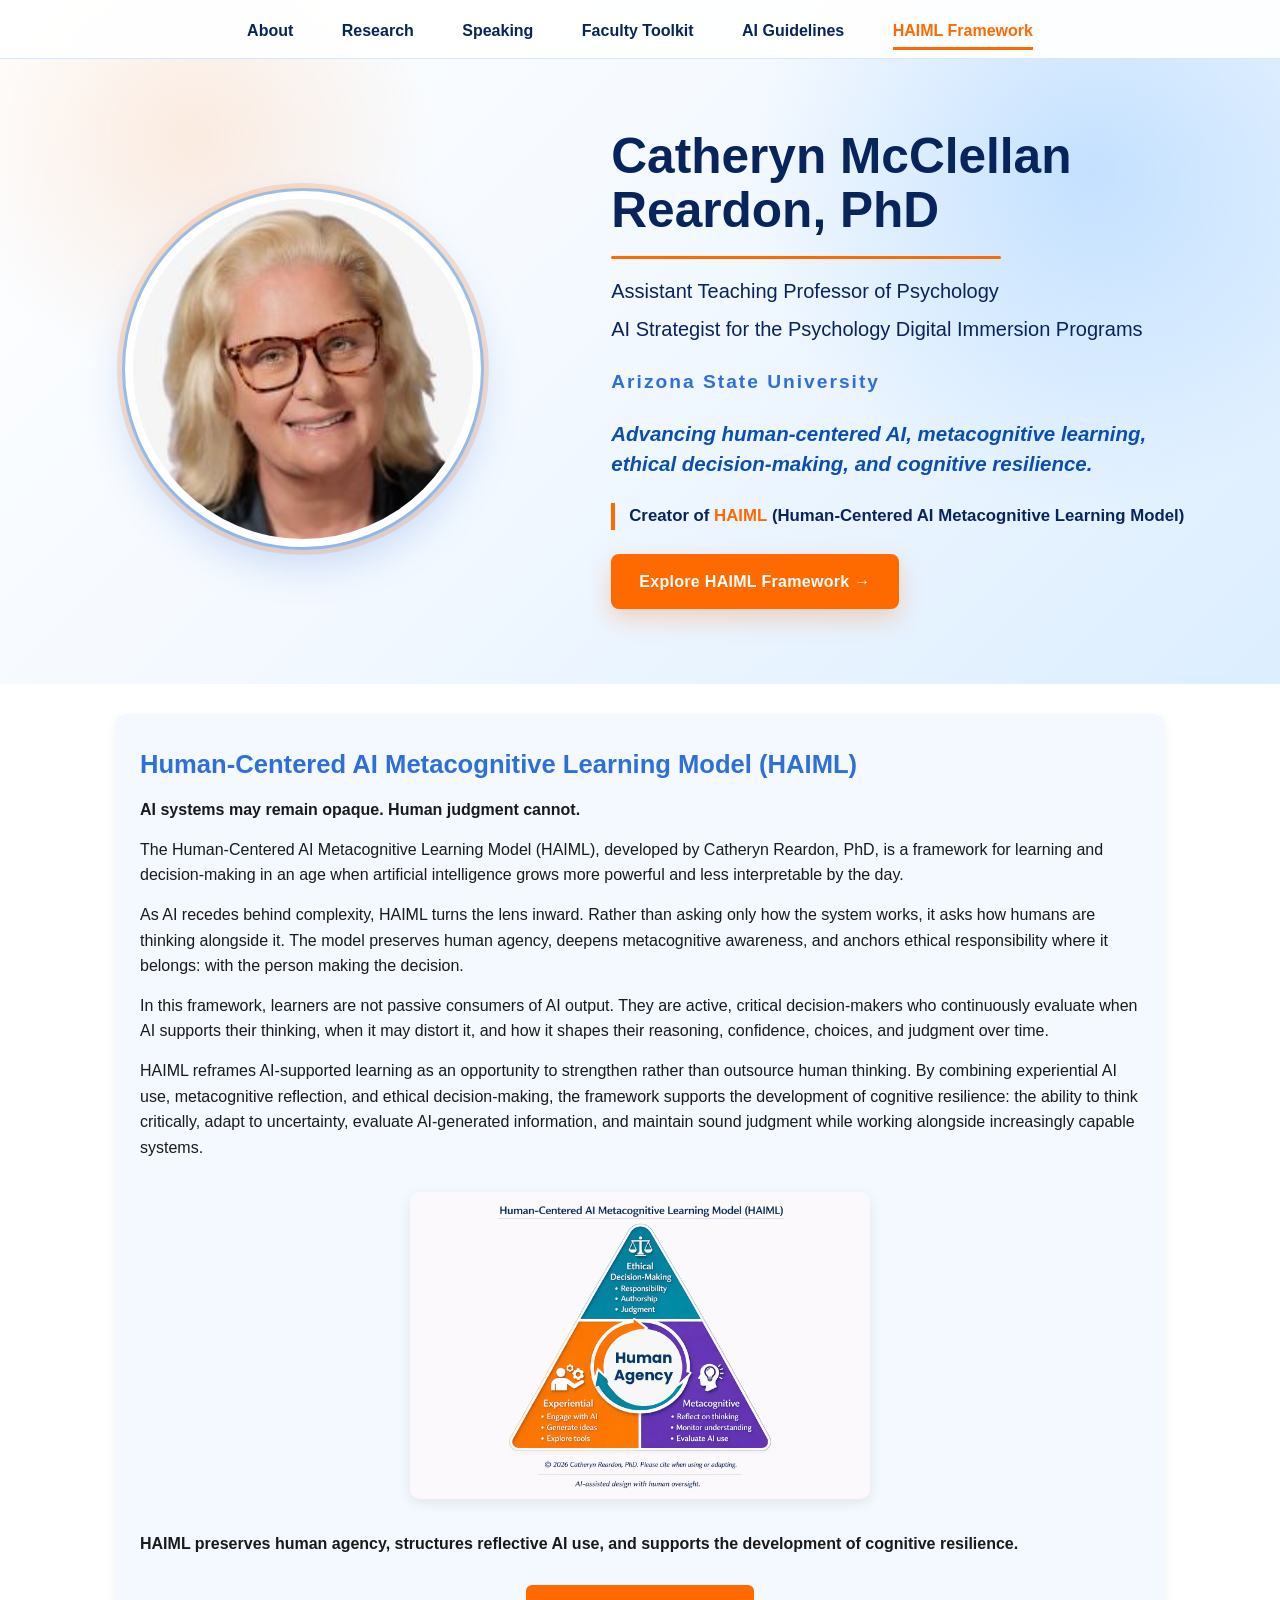
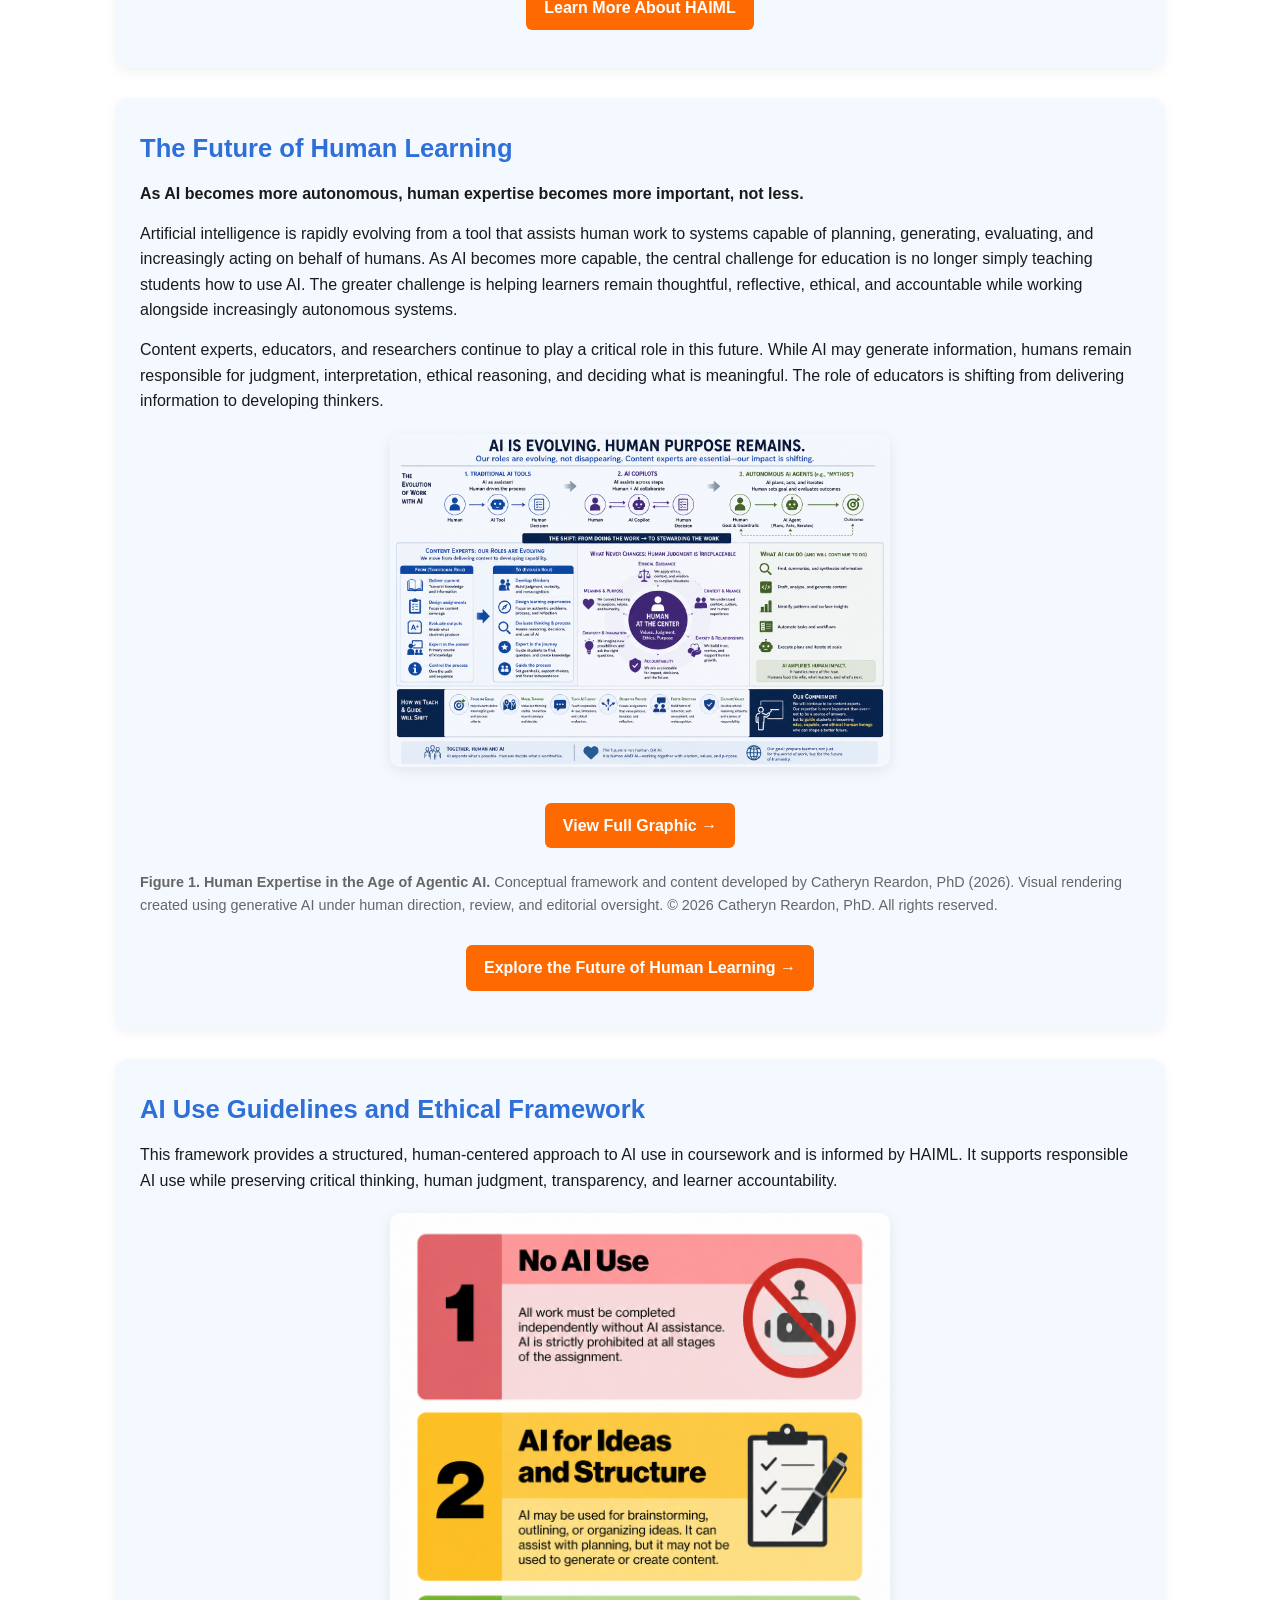
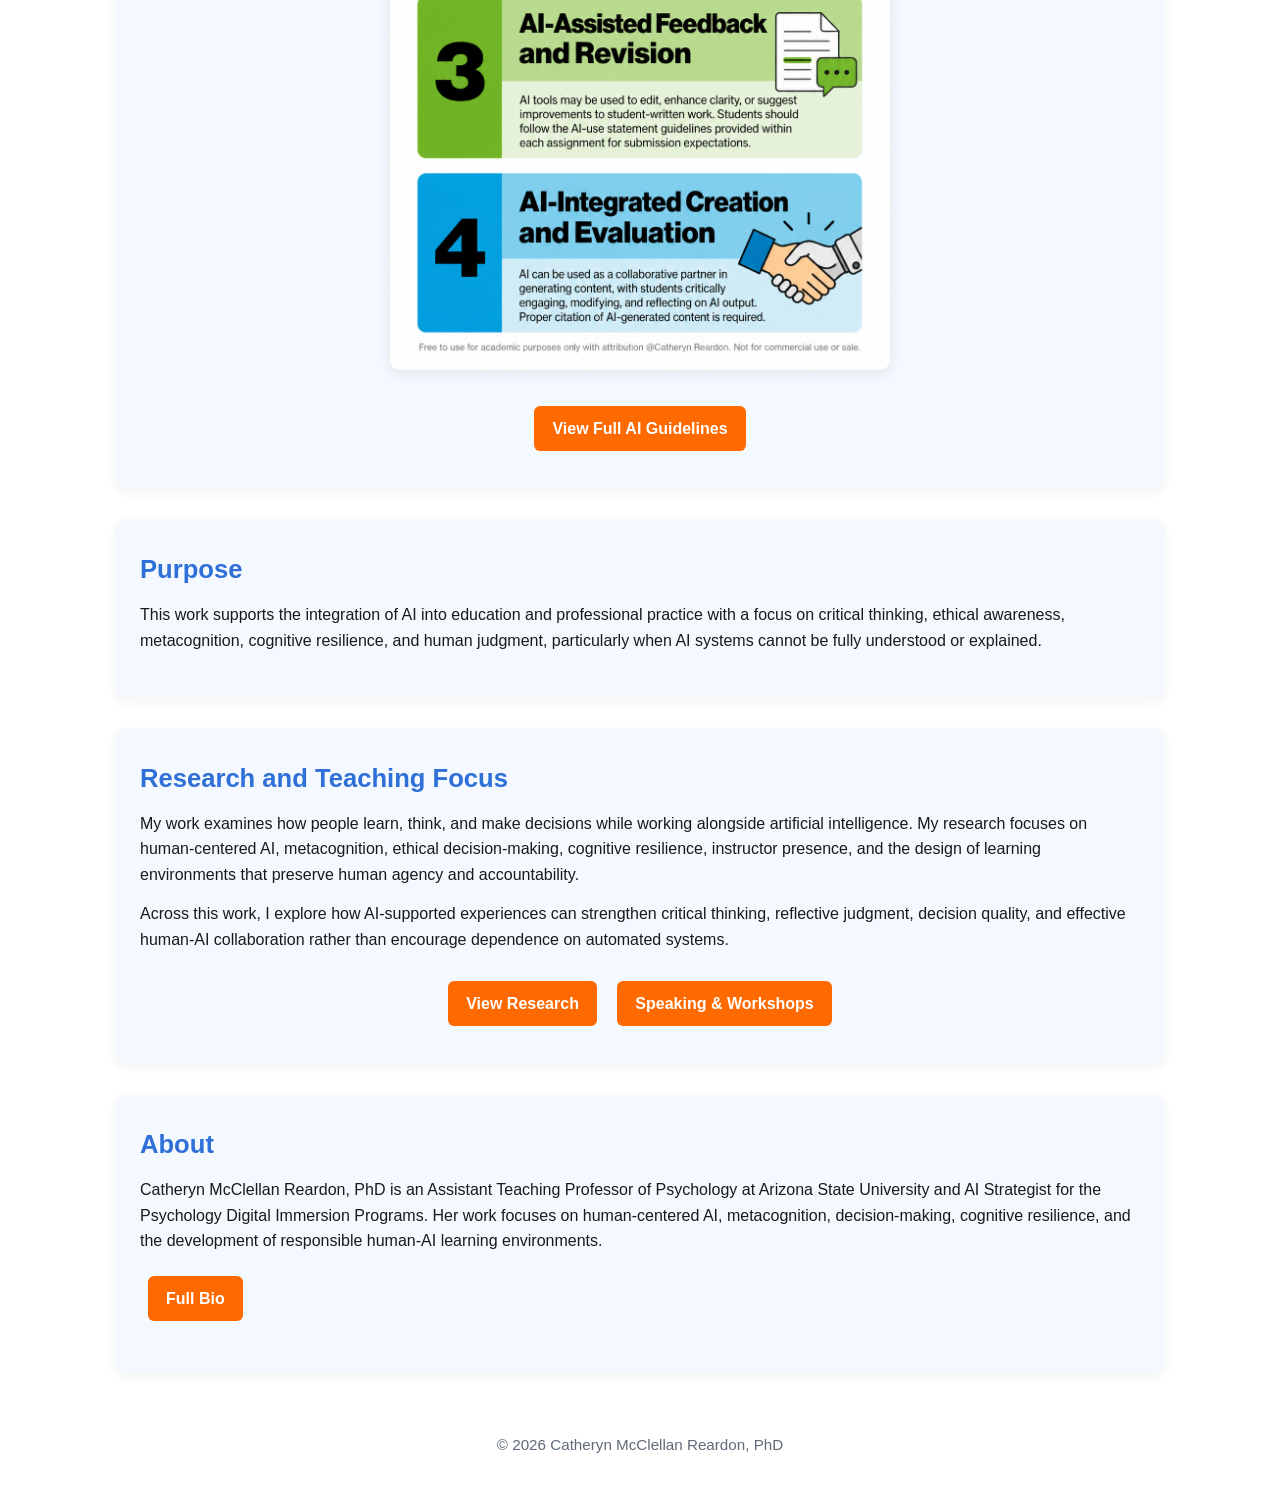
<file: index.html>
<!DOCTYPE html>

<html lang="en">
<head>
    <meta charset="UTF-8">

    <meta name="google-site-verification" content="_a6jsye8F-T_qrWmo41SXAXbCg1fC3wAaIZGs79xkc">
    <meta name="viewport" content="width=device-width, initial-scale=1.0">

    <title>Catheryn McClellan Reardon, PhD | HAIML | Human-Centered AI and Cognitive Resilience</title>

    <meta name="description" content="Catheryn McClellan Reardon, PhD is the creator of HAIML, a human-centered AI framework designed to strengthen metacognition, ethical decision-making, human agency, and cognitive resilience in education and professional practice.">

    <meta name="keywords" content="Catheryn McClellan Reardon, HAIML, Human-Centered AI Metacognitive Learning Model, cognitive resilience, AI in education, metacognition, ethical AI, human agency, decision-making, human-AI collaboration">

    <meta property="og:title" content="Catheryn McClellan Reardon, PhD | HAIML and Cognitive Resilience">

    <meta property="og:description" content="Explore HAIML, a human-centered framework for strengthening human agency, metacognition, ethical decision-making, and cognitive resilience while learning and working with AI.">

    <meta property="og:type" content="website">
    <meta property="og:url" content="https://catherynreardon.com">

    <link rel="canonical" href="https://catherynreardon.com">
    <link rel="stylesheet" href="styles.css">

</head>

<body>

<header class="home-hero">

    <nav class="hero-nav">
        <a href="about.html">About</a>
        <a href="research.html">Research</a>
        <a href="speaking.html">Speaking</a>
        <a href="faculty-toolkit.html">Faculty Toolkit</a>
        <a href="ai-guidelines.html">AI Guidelines</a>
        <a href="haiml.html" class="active">HAIML Framework</a>
    </nav>

    <div class="hero-content">

        <div class="hero-image-wrap">
            <img src="profile.jpeg"
                 alt="Catheryn McClellan Reardon"
                 class="profile-photo hero-photo">
        </div>

        <div class="hero-text">

            <h1>Catheryn McClellan Reardon, PhD</h1>

            <p class="hero-title">
                Assistant Teaching Professor of Psychology
            </p>

            <p class="hero-title">
                AI Strategist for the Psychology Digital Immersion Programs
            </p>

            <p class="hero-university">
                Arizona State University
            </p>

            <p class="hero-positioning">
                Advancing human-centered AI, metacognitive learning,<br>
                ethical decision-making, and cognitive resilience.
            </p>

            <p class="haiml-badge">
                Creator of <strong>HAIML</strong>
                (Human-Centered AI Metacognitive Learning Model)
            </p>

            <a href="haiml.html" class="hero-button">
                Explore HAIML Framework →
            </a>

        </div>

    </div>

</header>

<section class="haiml-section">

    <h2>Human-Centered AI Metacognitive Learning Model (HAIML)</h2>

    <div class="haiml-definition">

        <p class="hero-tagline">
            <strong>AI systems may remain opaque. Human judgment cannot.</strong>
        </p>

        <p>
            The Human-Centered AI Metacognitive Learning Model (HAIML), developed by Catheryn Reardon, PhD, is a framework for learning and decision-making in an age when artificial intelligence grows more powerful and less interpretable by the day.
        </p>

        <p>
            As AI recedes behind complexity, HAIML turns the lens inward. Rather than asking only how the system works, it asks how humans are thinking alongside it. The model preserves human agency, deepens metacognitive awareness, and anchors ethical responsibility where it belongs: with the person making the decision.
        </p>

        <p>
            In this framework, learners are not passive consumers of AI output. They are active, critical decision-makers who continuously evaluate when AI supports their thinking, when it may distort it, and how it shapes their reasoning, confidence, choices, and judgment over time.
        </p>

        <p>
            HAIML reframes AI-supported learning as an opportunity to strengthen rather than outsource human thinking. By combining experiential AI use, metacognitive reflection, and ethical decision-making, the framework supports the development of cognitive resilience: the ability to think critically, adapt to uncertainty, evaluate AI-generated information, and maintain sound judgment while working alongside increasingly capable systems.
        </p>

    </div>

    <div class="haiml-image-wrapper">

        <a href="haiml-graphic.png"
           target="_blank"
           rel="noopener noreferrer"
           class="haiml-image-link">

            <img src="haiml-graphic.png"
                 alt="Human-Centered AI Metacognitive Learning Model framework diagram"
                 class="haiml-image">

        </a>

    </div>

    <p class="hero-tagline">
        <strong>
            HAIML preserves human agency, structures reflective AI use, and supports the development of cognitive resilience.
        </strong>
    </p>

    <div class="button-row">
        <a href="haiml.html" class="button">
            Learn More About HAIML
        </a>
    </div>

</section>

<section class="future-learning-section">

    <h2>The Future of Human Learning</h2>

    <p class="hero-tagline">
        <strong>
            As AI becomes more autonomous, human expertise becomes more important, not less.
        </strong>
    </p>

    <p>
        Artificial intelligence is rapidly evolving from a tool that assists human work to systems capable of planning, generating, evaluating, and increasingly acting on behalf of humans. As AI becomes more capable, the central challenge for education is no longer simply teaching students how to use AI. The greater challenge is helping learners remain thoughtful, reflective, ethical, and accountable while working alongside increasingly autonomous systems.
    </p>

    <p>
        Content experts, educators, and researchers continue to play a critical role in this future. While AI may generate information, humans remain responsible for judgment, interpretation, ethical reasoning, and deciding what is meaningful. The role of educators is shifting from delivering information to developing thinkers.
    </p>

    <div class="graphic-wrap">

        <a href="agentic-ai-human-learning.png"
           target="_blank"
           rel="noopener noreferrer">

            <img src="agentic-ai-human-learning.png"
                 alt="Human Expertise in the Age of Agentic AI"
                 class="guidelines-image">

        </a>

    </div>

    <div class="button-row">

        <a href="agentic-ai-human-learning.png"
           target="_blank"
           rel="noopener noreferrer"
           class="button">

            View Full Graphic →

        </a>

    </div>

    <p style="font-size:0.9em; color:#666; margin-top:15px;">
        <strong>Figure 1. Human Expertise in the Age of Agentic AI.</strong>
        Conceptual framework and content developed by Catheryn Reardon, PhD (2026).
        Visual rendering created using generative AI under human direction, review,
        and editorial oversight. © 2026 Catheryn Reardon, PhD. All rights reserved.
    </p>

    <div class="button-row">

        <a href="future-of-human-learning.html" class="button">
            Explore the Future of Human Learning →
        </a>

    </div>

</section>

<section>

    <h2>AI Use Guidelines and Ethical Framework</h2>

    <p>
        This framework provides a structured, human-centered approach to AI use in coursework and is informed by HAIML. It supports responsible AI use while preserving critical thinking, human judgment, transparency, and learner accountability.
    </p>

    <div class="graphic-wrap">

        <a href="AI Guidelines.jpg"
           target="_blank"
           rel="noopener noreferrer">

            <img src="AI Guidelines.jpg"
                 alt="AI Guidelines Framework"
                 class="guidelines-image">

        </a>

    </div>

    <div class="button-row">
        <a href="ai-guidelines.html" class="button">
            View Full AI Guidelines
        </a>
    </div>

</section>

<section>

    <h2>Purpose</h2>

    <p>
        This work supports the integration of AI into education and professional practice with a focus on critical thinking, ethical awareness, metacognition, cognitive resilience, and human judgment, particularly when AI systems cannot be fully understood or explained.
    </p>

</section>

<section>

    <h2>Research and Teaching Focus</h2>

    <p>
        My work examines how people learn, think, and make decisions while working alongside artificial intelligence. My research focuses on human-centered AI, metacognition, ethical decision-making, cognitive resilience, instructor presence, and the design of learning environments that preserve human agency and accountability.
    </p>

    <p>
        Across this work, I explore how AI-supported experiences can strengthen critical thinking, reflective judgment, decision quality, and effective human-AI collaboration rather than encourage dependence on automated systems.
    </p>

    <div class="button-row">
        <a href="research.html" class="button">
            View Research
        </a>

        <a href="speaking.html" class="button">
            Speaking &amp; Workshops
        </a>
    </div>

</section>

<section>

    <h2>About</h2>

    <p>
        Catheryn McClellan Reardon, PhD is an Assistant Teaching Professor of Psychology at Arizona State University and AI Strategist for the Psychology Digital Immersion Programs. Her work focuses on human-centered AI, metacognition, decision-making, cognitive resilience, and the development of responsible human-AI learning environments.
    </p>

    <p>
        <a href="about.html" class="button">
            Full Bio
        </a>
    </p>

</section>

<footer>
    <p>© 2026 Catheryn McClellan Reardon, PhD</p>
</footer>

</body>
</html>
</file>
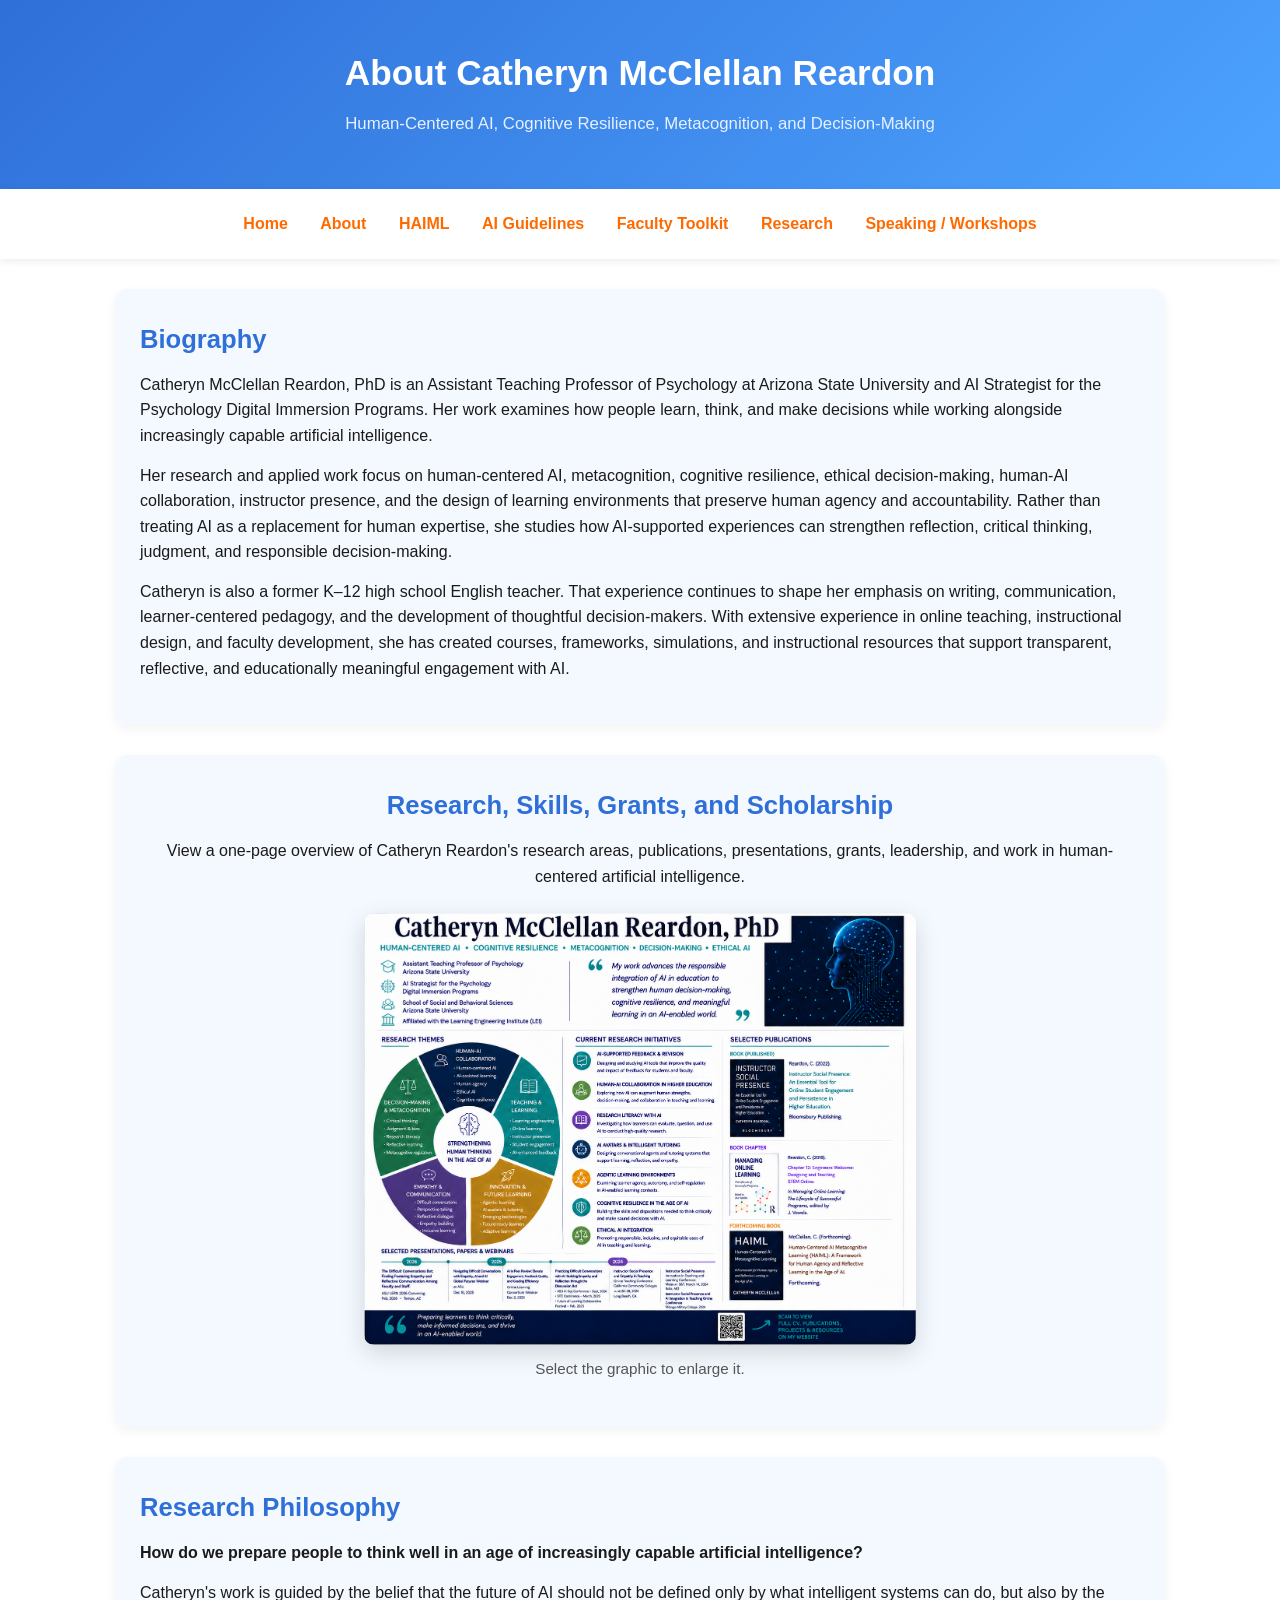
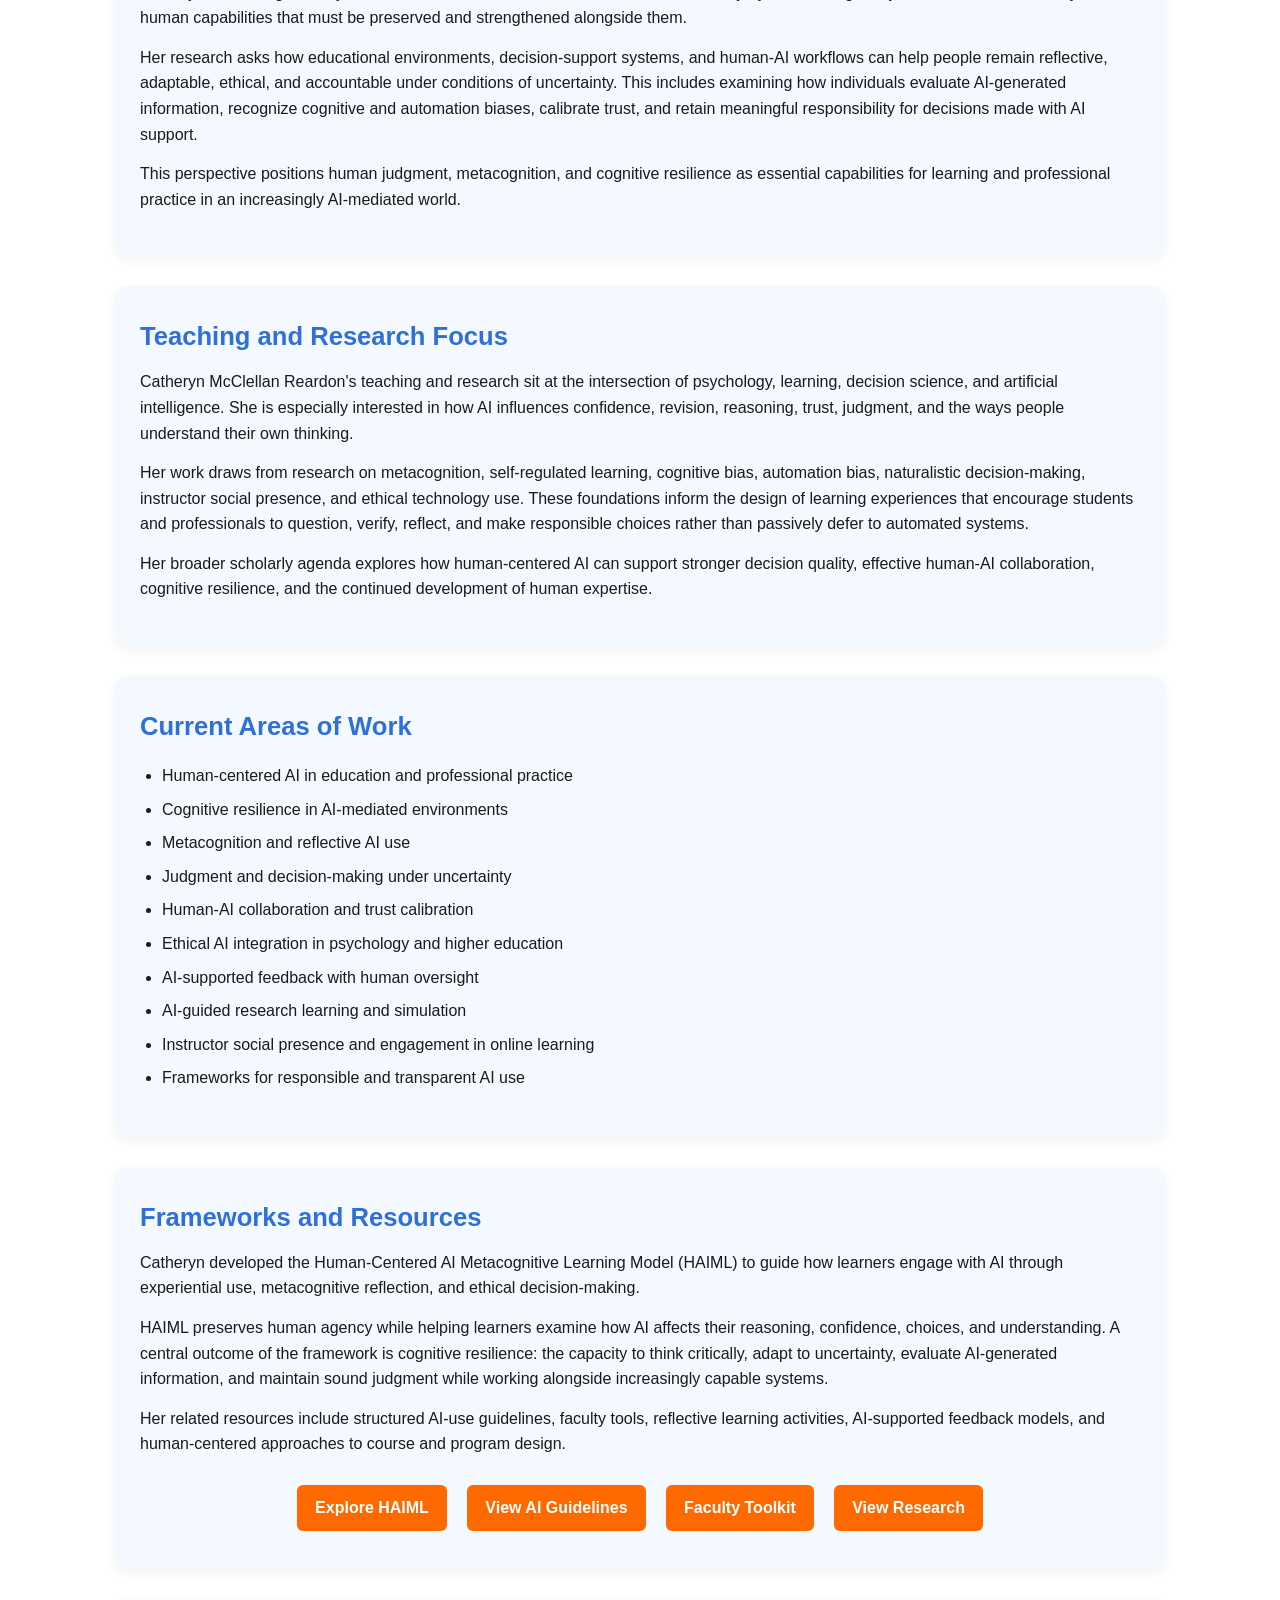
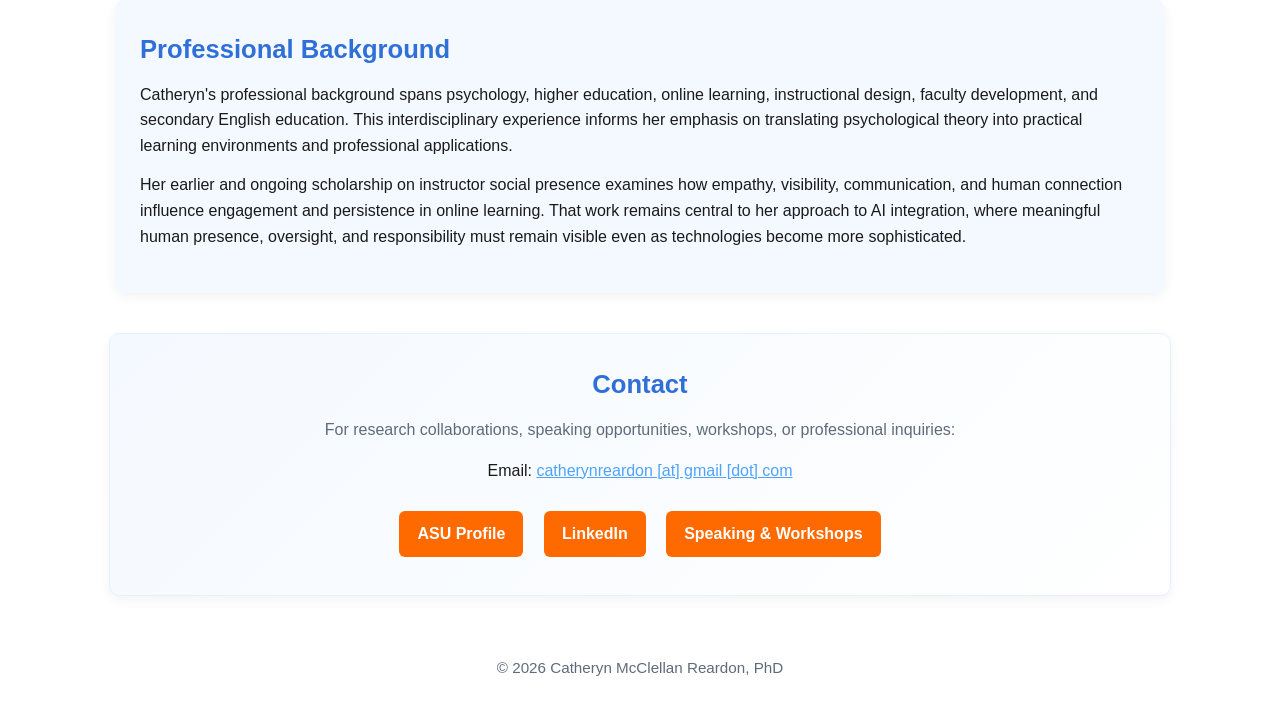
<file: about.html>
<!DOCTYPE html>

<html lang="en">
<head>
    <meta charset="UTF-8">
    <meta name="viewport" content="width=device-width, initial-scale=1.0">

    <title>About Catheryn McClellan Reardon, PhD | Human-Centered AI and Cognitive Resilience</title>

    <!-- SEO -->
    <meta name="description" content="About Catheryn Reardon, PhD, Assistant Teaching Professor of Psychology at Arizona State University and AI Strategist for the Psychology Digital Immersion Programs. Her work focuses on human-centered AI, cognitive resilience, metacognition, decision-making, and ethical AI integration.">

    <meta name="keywords" content="Catheryn Reardon, human-centered AI, cognitive resilience, HAIML, metacognition, decision-making, ethical AI, human-AI collaboration, AI in education, ASU psychology">

    <meta name="author" content="Catheryn Reardon">

    <!-- Open Graph -->
    <meta property="og:title" content="About Catheryn Reardon, PhD | Human-Centered AI and Cognitive Resilience">

    <meta property="og:description" content="Research and practice focused on human-centered AI, metacognition, cognitive resilience, ethical decision-making, and the future of human learning.">

    <meta property="og:type" content="website">
    <meta property="og:url" content="https://catherynreardon.com/about.html">
    <meta property="og:image" content="https://catherynreardon.com/profile.jpeg">

    <!-- Twitter -->
    <meta name="twitter:card" content="summary_large_image">

    <link rel="canonical" href="https://catherynreardon.com/about.html">
    <link rel="stylesheet" href="styles.css">

    <!-- Schema -->
    <script type="application/ld+json">
    {
      "@context": "https://schema.org",
      "@type": "Person",
      "name": "Catheryn Reardon",
      "honorificSuffix": "PhD",
      "jobTitle": [
        "Assistant Teaching Professor of Psychology",
        "AI Strategist for the Psychology Digital Immersion Programs"
      ],
      "affiliation": {
        "@type": "Organization",
        "name": "Arizona State University"
      },
      "url": "https://catherynreardon.com",
      "image": "https://catherynreardon.com/profile.jpeg",
      "knowsAbout": [
        "Human-Centered Artificial Intelligence",
        "Cognitive Resilience",
        "Metacognition",
        "Judgment and Decision-Making",
        "Human-AI Collaboration",
        "Ethical Artificial Intelligence",
        "Online Learning",
        "Instructor Social Presence"
      ],
      "sameAs": [
        "https://search.asu.edu/profile/4889055",
        "https://www.linkedin.com/in/catheryn-reardon-ph-d-2825b419/"
      ]
    }
    </script>


    <style>
        .profile-graphic {
            text-align: center;
        }

        .profile-graphic img {
            display: block;
            width: 60%;
            max-width: 700px;
            height: auto;
            margin: 1.5rem auto 0.75rem;
            border-radius: 10px;
            box-shadow: 0 8px 24px rgba(0, 0, 0, 0.14);
            cursor: zoom-in;
            transition: transform 0.2s ease, box-shadow 0.2s ease;
        }

        .profile-graphic img:hover,
        .profile-graphic img:focus {
            transform: scale(1.01);
            box-shadow: 0 12px 30px rgba(0, 0, 0, 0.2);
            outline: none;
        }

        .profile-graphic figcaption {
            margin-top: 0.75rem;
            font-size: 0.95rem;
            color: #555;
        }

        .lightbox {
            display: none;
            position: fixed;
            inset: 0;
            z-index: 9999;
            padding: 2rem;
            background: rgba(0, 0, 0, 0.92);
            overflow: auto;
            align-items: center;
            justify-content: center;
        }

        .lightbox.open {
            display: flex;
        }

        .lightbox-content {
            display: block;
            max-width: 98vw;
            max-height: 98vh;
            width: auto;
            height: auto;
            object-fit: contain;
            border-radius: 6px;
            box-shadow: 0 12px 40px rgba(0, 0, 0, 0.45);
            cursor: zoom-out;
        }

        .lightbox-close {
            position: fixed;
            top: 1rem;
            right: 1.25rem;
            width: 3rem;
            height: 3rem;
            border: 0;
            border-radius: 50%;
            background: rgba(255, 255, 255, 0.14);
            color: #fff;
            font-size: 2rem;
            line-height: 1;
            cursor: pointer;
        }

        .lightbox-close:hover,
        .lightbox-close:focus {
            background: rgba(255, 255, 255, 0.25);
            outline: 2px solid #fff;
            outline-offset: 2px;
        }

        body.lightbox-open {
            overflow: hidden;
        }

        
        @media (max-width: 900px) {
            .profile-graphic img {
                width:95%;
                max-width:none;
            }
        }

        @media (max-width: 700px) {
            .lightbox {
                padding: 1rem;
            }

            .lightbox-content {
                max-width: 98vw;
                max-height: 88vh;
            }
        }
    </style>

</head>

<body>

<header class="subpage-header">
    <div class="header-content">
        <h1>About Catheryn McClellan Reardon</h1>
        <p class="subtitle">Human-Centered AI, Cognitive Resilience, Metacognition, and Decision-Making</p>
    </div>
</header>

<nav class="site-nav">
    <a href="index.html">Home</a>
    <a href="about.html">About</a>
    <a href="haiml.html">HAIML</a>
    <a href="ai-guidelines.html">AI Guidelines</a>
    <a href="faculty-toolkit.html">Faculty Toolkit</a>
    <a href="research.html">Research</a>
    <a href="speaking.html">Speaking / Workshops</a>
</nav>

<section>

    <h2>Biography</h2>

    <p>
        Catheryn McClellan Reardon, PhD is an Assistant Teaching Professor of Psychology at Arizona State University and AI Strategist for the Psychology Digital Immersion Programs. Her work examines how people learn, think, and make decisions while working alongside increasingly capable artificial intelligence.
    </p>

    <p>
        Her research and applied work focus on human-centered AI, metacognition, cognitive resilience, ethical decision-making, human-AI collaboration, instructor presence, and the design of learning environments that preserve human agency and accountability. Rather than treating AI as a replacement for human expertise, she studies how AI-supported experiences can strengthen reflection, critical thinking, judgment, and responsible decision-making.
    </p>

    <p>
        Catheryn is also a former K–12 high school English teacher. That experience continues to shape her emphasis on writing, communication, learner-centered pedagogy, and the development of thoughtful decision-makers. With extensive experience in online teaching, instructional design, and faculty development, she has created courses, frameworks, simulations, and instructional resources that support transparent, reflective, and educationally meaningful engagement with AI.
    </p>

</section>

<section class="profile-graphic">

    <h2>Research, Skills, Grants, and Scholarship</h2>

    <p>
        View a one-page overview of Catheryn Reardon's research areas, publications,
        presentations, grants, leadership, and work in human-centered artificial intelligence.
    </p>

    <figure>
        <img
            src="ReardonCVGraphic.png"
            alt="One-page graphic overview of Catheryn McClellan Reardon's research, skills, grants, publications, presentations, and leadership"
            id="researchGraphic"
            role="button"
            tabindex="0"
            aria-haspopup="dialog"
            aria-controls="researchLightbox"
            aria-label="Open the research graphic in a larger view"
            loading="lazy">
        <figcaption>Select the graphic to enlarge it.</figcaption>
    </figure>

</section>

<section>

    <h2>Research Philosophy</h2>

    <p class="hero-tagline">
        <strong>How do we prepare people to think well in an age of increasingly capable artificial intelligence?</strong>
    </p>

    <p>
        Catheryn's work is guided by the belief that the future of AI should not be defined only by what intelligent systems can do, but also by the human capabilities that must be preserved and strengthened alongside them.
    </p>

    <p>
        Her research asks how educational environments, decision-support systems, and human-AI workflows can help people remain reflective, adaptable, ethical, and accountable under conditions of uncertainty. This includes examining how individuals evaluate AI-generated information, recognize cognitive and automation biases, calibrate trust, and retain meaningful responsibility for decisions made with AI support.
    </p>

    <p>
        This perspective positions human judgment, metacognition, and cognitive resilience as essential capabilities for learning and professional practice in an increasingly AI-mediated world.
    </p>

</section>

<section>

    <h2>Teaching and Research Focus</h2>

    <p>
        Catheryn McClellan Reardon's teaching and research sit at the intersection of psychology, learning, decision science, and artificial intelligence. She is especially interested in how AI influences confidence, revision, reasoning, trust, judgment, and the ways people understand their own thinking.
    </p>

    <p>
        Her work draws from research on metacognition, self-regulated learning, cognitive bias, automation bias, naturalistic decision-making, instructor social presence, and ethical technology use. These foundations inform the design of learning experiences that encourage students and professionals to question, verify, reflect, and make responsible choices rather than passively defer to automated systems.
    </p>

    <p>
        Her broader scholarly agenda explores how human-centered AI can support stronger decision quality, effective human-AI collaboration, cognitive resilience, and the continued development of human expertise.
    </p>

</section>

<section>

    <h2>Current Areas of Work</h2>

    <ul>
        <li>Human-centered AI in education and professional practice</li>
        <li>Cognitive resilience in AI-mediated environments</li>
        <li>Metacognition and reflective AI use</li>
        <li>Judgment and decision-making under uncertainty</li>
        <li>Human-AI collaboration and trust calibration</li>
        <li>Ethical AI integration in psychology and higher education</li>
        <li>AI-supported feedback with human oversight</li>
        <li>AI-guided research learning and simulation</li>
        <li>Instructor social presence and engagement in online learning</li>
        <li>Frameworks for responsible and transparent AI use</li>
    </ul>

</section>

<section>

    <h2>Frameworks and Resources</h2>

    <p>
        Catheryn developed the Human-Centered AI Metacognitive Learning Model (HAIML) to guide how learners engage with AI through experiential use, metacognitive reflection, and ethical decision-making.
    </p>

    <p>
        HAIML preserves human agency while helping learners examine how AI affects their reasoning, confidence, choices, and understanding. A central outcome of the framework is cognitive resilience: the capacity to think critically, adapt to uncertainty, evaluate AI-generated information, and maintain sound judgment while working alongside increasingly capable systems.
    </p>

    <p>
        Her related resources include structured AI-use guidelines, faculty tools, reflective learning activities, AI-supported feedback models, and human-centered approaches to course and program design.
    </p>

    <div class="button-row">
        <a href="haiml.html" class="button">Explore HAIML</a>
        <a href="ai-guidelines.html" class="button">View AI Guidelines</a>
        <a href="faculty-toolkit.html" class="button">Faculty Toolkit</a>
        <a href="research.html" class="button">View Research</a>
    </div>

</section>

<section>

    <h2>Professional Background</h2>

    <p>
        Catheryn's professional background spans psychology, higher education, online learning, instructional design, faculty development, and secondary English education. This interdisciplinary experience informs her emphasis on translating psychological theory into practical learning environments and professional applications.
    </p>

    <p>
        Her earlier and ongoing scholarship on instructor social presence examines how empathy, visibility, communication, and human connection influence engagement and persistence in online learning. That work remains central to her approach to AI integration, where meaningful human presence, oversight, and responsibility must remain visible even as technologies become more sophisticated.
    </p>

</section>

<section class="contact-section">

    <h2>Contact</h2>

    <p class="contact-intro">
        For research collaborations, speaking opportunities, workshops, or professional inquiries:
    </p>

    <p class="contact-email">
        Email:
        <a href="mailto:catherynreardon&#64;gmail&#46;com">
            catherynreardon [at] gmail [dot] com
        </a>
    </p>

    <div class="button-row">

        <a href="https://search.asu.edu/profile/4889055"
           target="_blank"
           rel="noopener noreferrer"
           class="button">
            ASU Profile
        </a>

        <a href="https://www.linkedin.com/in/catheryn-reardon-ph-d-2825b419/"
           target="_blank"
           rel="noopener noreferrer"
           class="button">
            LinkedIn
        </a>

        <a href="speaking.html" class="button">
            Speaking &amp; Workshops
        </a>

    </div>

</section>

<footer>
    <p>© 2026 Catheryn McClellan Reardon, PhD</p>
</footer>


<div id="researchLightbox"
     class="lightbox"
     role="dialog"
     aria-modal="true"
     aria-label="Expanded research graphic"
     aria-hidden="true">

    <button type="button"
            class="lightbox-close"
            id="lightboxClose"
            aria-label="Close expanded graphic">
        &times;
    </button>

    <img src="ReardonCVGraphic.png"
         alt="Expanded one-page graphic overview of Catheryn McClellan Reardon's research, skills, grants, publications, presentations, and leadership"
         class="lightbox-content"
         id="lightboxImage">
</div>

<script>
    const researchGraphic = document.getElementById("researchGraphic");
    const researchLightbox = document.getElementById("researchLightbox");
    const lightboxClose = document.getElementById("lightboxClose");
    const lightboxImage = document.getElementById("lightboxImage");
    let lastFocusedElement = null;

    function openLightbox() {
        lastFocusedElement = document.activeElement;
        researchLightbox.classList.add("open");
        researchLightbox.setAttribute("aria-hidden", "false");
        document.body.classList.add("lightbox-open");
        lightboxClose.focus();
    }

    function closeLightbox() {
        researchLightbox.classList.remove("open");
        researchLightbox.setAttribute("aria-hidden", "true");
        document.body.classList.remove("lightbox-open");

        if (lastFocusedElement) {
            lastFocusedElement.focus();
        }
    }

    researchGraphic.addEventListener("click", openLightbox);

    researchGraphic.addEventListener("keydown", function(event) {
        if (event.key === "Enter" || event.key === " ") {
            event.preventDefault();
            openLightbox();
        }
    });

    lightboxClose.addEventListener("click", closeLightbox);
    lightboxImage.addEventListener("click", closeLightbox);

    researchLightbox.addEventListener("click", function(event) {
        if (event.target === researchLightbox) {
            closeLightbox();
        }
    });

    document.addEventListener("keydown", function(event) {
        if (event.key === "Escape" &&
            researchLightbox.classList.contains("open")) {
            closeLightbox();
        }
    });
</script>


</body>
</html>
</file>
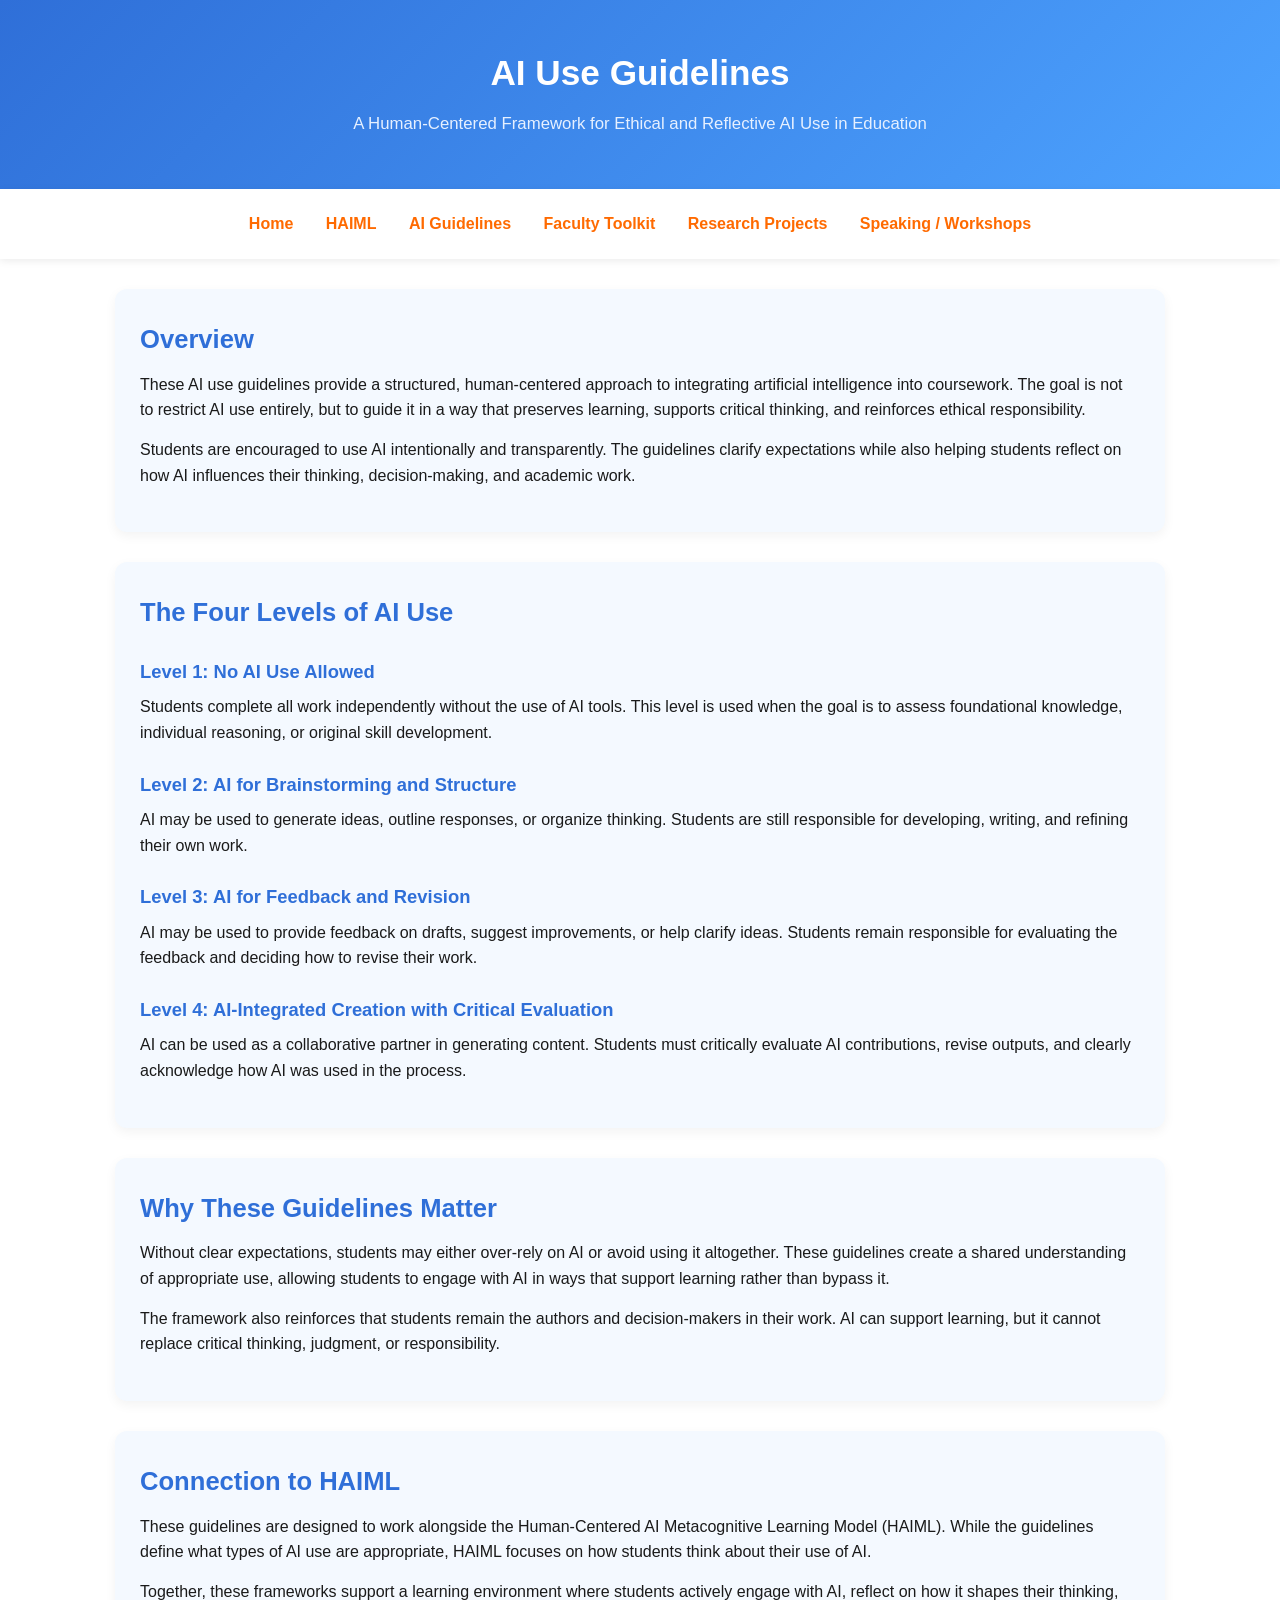
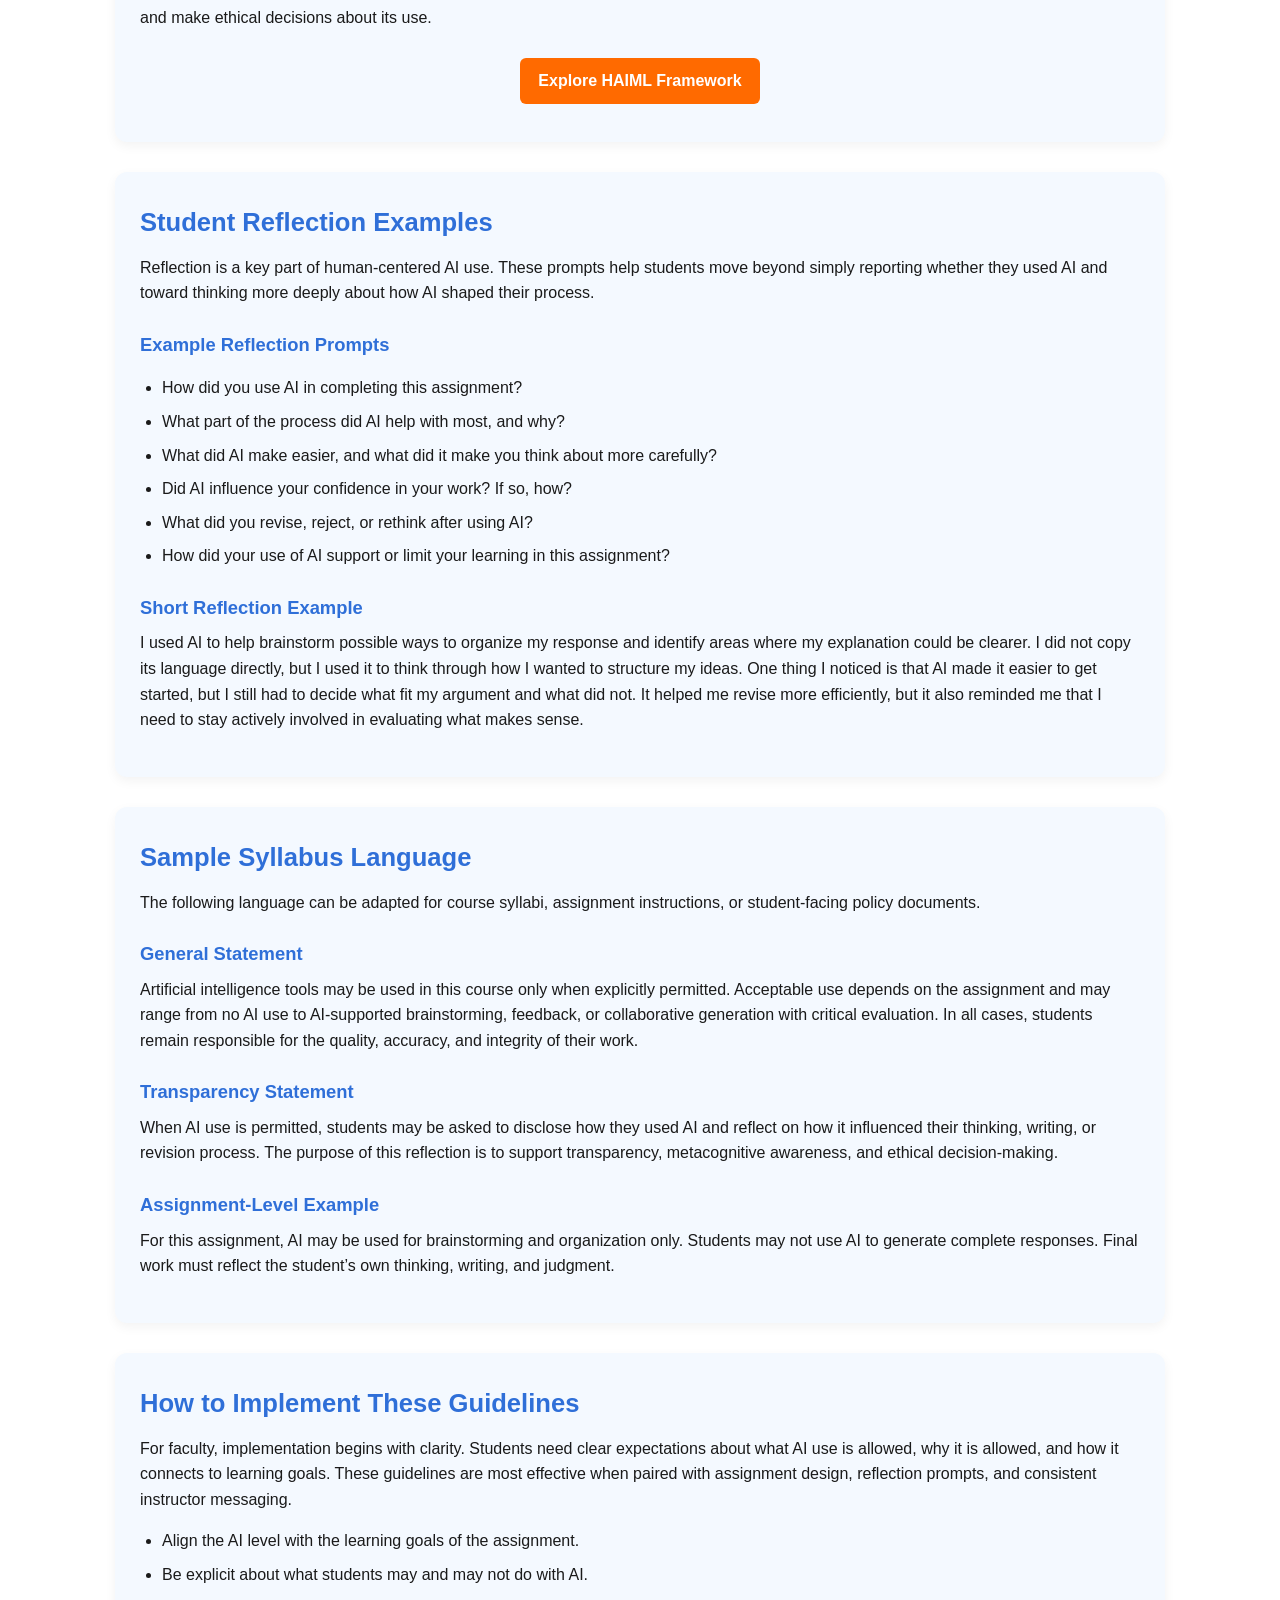
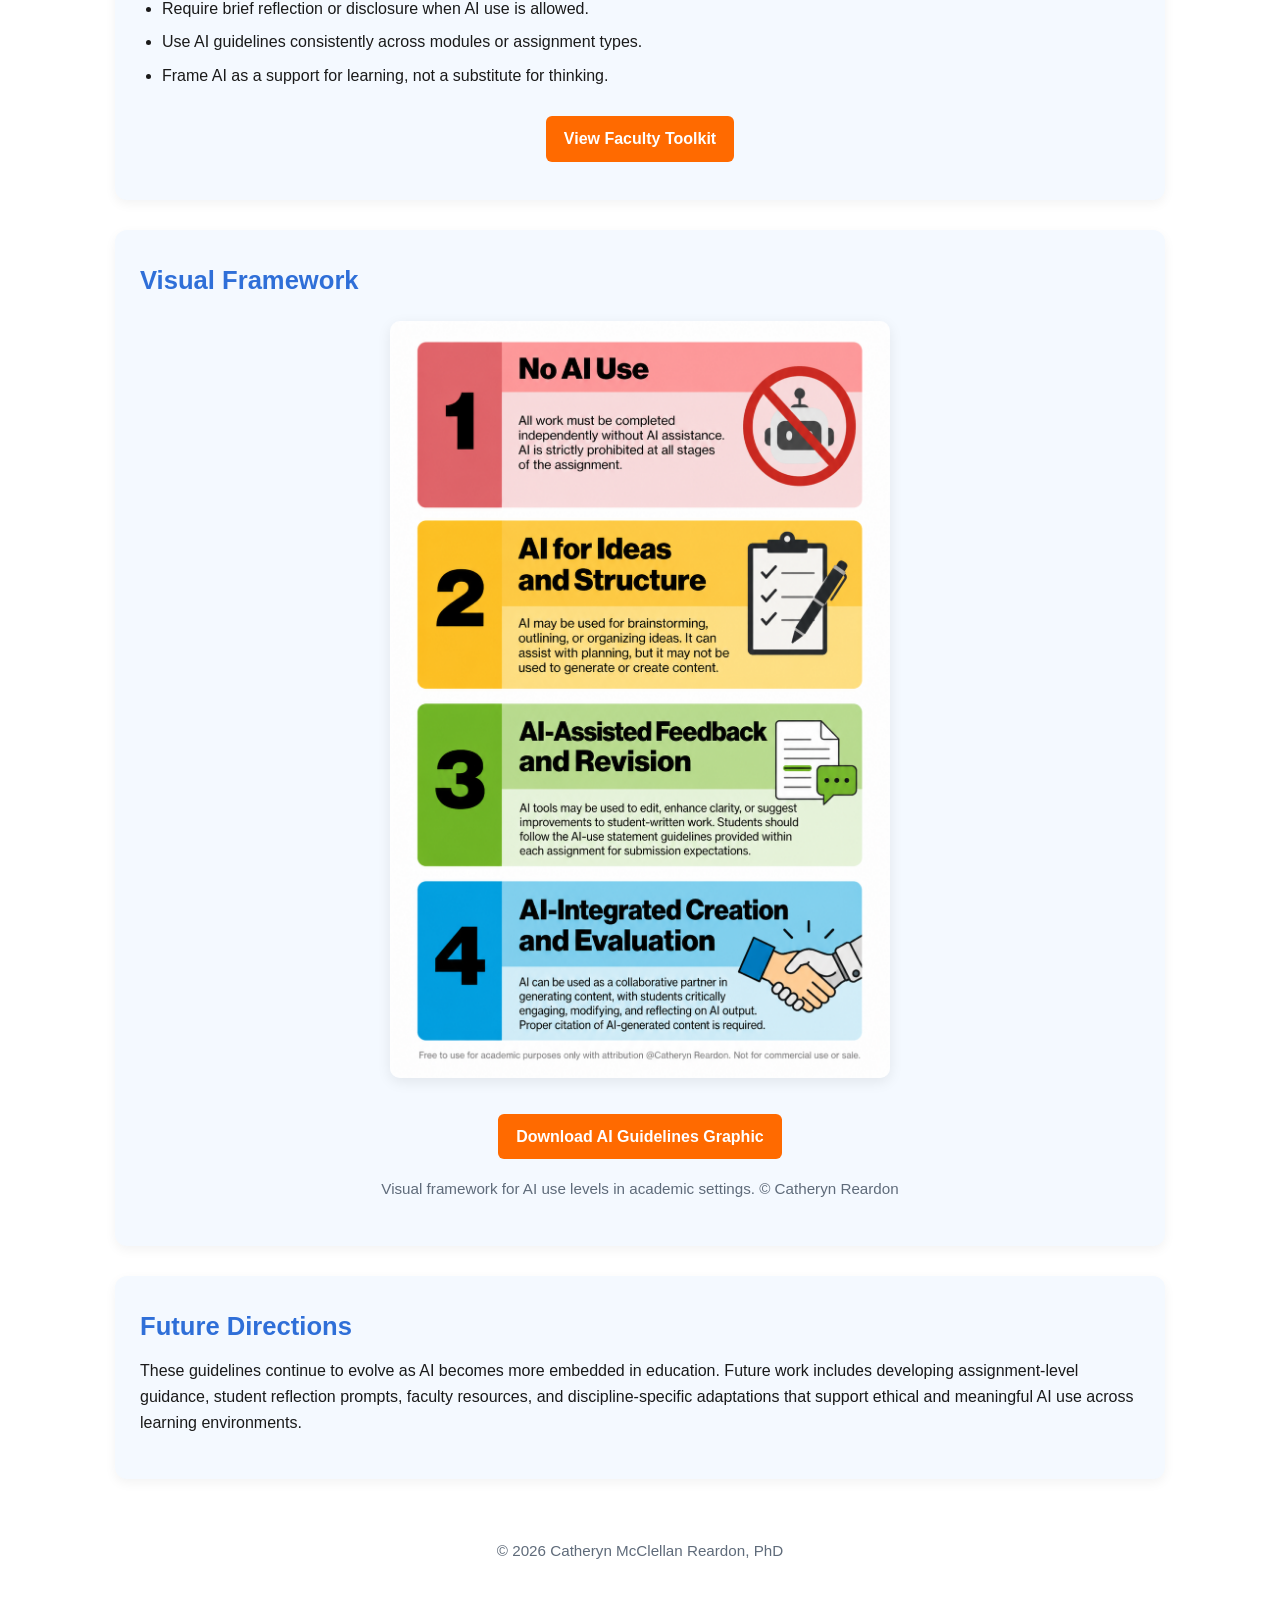
<file: ai-guidelines.html>
<!DOCTYPE html>
<html lang="en">
<head>
    <meta charset="UTF-8">
    <meta name="viewport" content="width=device-width, initial-scale=1.0">
    <title>AI Use Guidelines | Catheryn McClellan Reardon, PhD</title>
    <link rel="stylesheet" href="styles.css">
</head>
<body>

<header class="subpage-header">
    <div class="header-content">
        <h1>AI Use Guidelines</h1>
        <p class="subtitle">A Human-Centered Framework for Ethical and Reflective AI Use in Education</p>
    </div>
</header>

<nav class="site-nav">
    <a href="index.html">Home</a>
    <a href="haiml.html">HAIML</a>
    <a href="ai-guidelines.html">AI Guidelines</a>
    <a href="faculty-toolkit.html">Faculty Toolkit</a>
    <a href="research.html">Research Projects</a>
    <a href="speaking.html">Speaking / Workshops</a>
</nav>

<section>
    <h2>Overview</h2>
    <p>
        These AI use guidelines provide a structured, human-centered approach to integrating artificial intelligence into coursework. The goal is not to restrict AI use entirely, but to guide it in a way that preserves learning, supports critical thinking, and reinforces ethical responsibility.
    </p>
    <p>
        Students are encouraged to use AI intentionally and transparently. The guidelines clarify expectations while also helping students reflect on how AI influences their thinking, decision-making, and academic work.
    </p>
</section>

<section>
    <h2>The Four Levels of AI Use</h2>

    <h3>Level 1: No AI Use Allowed</h3>
    <p>
        Students complete all work independently without the use of AI tools. This level is used when the goal is to assess foundational knowledge, individual reasoning, or original skill development.
    </p>

    <h3>Level 2: AI for Brainstorming and Structure</h3>
    <p>
        AI may be used to generate ideas, outline responses, or organize thinking. Students are still responsible for developing, writing, and refining their own work.
    </p>

    <h3>Level 3: AI for Feedback and Revision</h3>
    <p>
        AI may be used to provide feedback on drafts, suggest improvements, or help clarify ideas. Students remain responsible for evaluating the feedback and deciding how to revise their work.
    </p>

    <h3>Level 4: AI-Integrated Creation with Critical Evaluation</h3>
    <p>
        AI can be used as a collaborative partner in generating content. Students must critically evaluate AI contributions, revise outputs, and clearly acknowledge how AI was used in the process.
    </p>
</section>

<section>
    <h2>Why These Guidelines Matter</h2>
    <p>
        Without clear expectations, students may either over-rely on AI or avoid using it altogether. These guidelines create a shared understanding of appropriate use, allowing students to engage with AI in ways that support learning rather than bypass it.
    </p>
    <p>
        The framework also reinforces that students remain the authors and decision-makers in their work. AI can support learning, but it cannot replace critical thinking, judgment, or responsibility.
    </p>
</section>

<section>
    <h2>Connection to HAIML</h2>
    <p>
        These guidelines are designed to work alongside the Human-Centered AI Metacognitive Learning Model (HAIML). While the guidelines define what types of AI use are appropriate, HAIML focuses on how students think about their use of AI.
    </p>
    <p>
        Together, these frameworks support a learning environment where students actively engage with AI, reflect on how it shapes their thinking, and make ethical decisions about its use.
    </p>

    <div class="button-row">
        <a href="haiml.html" class="button">Explore HAIML Framework</a>
    </div>
</section>

<section>
    <h2>Student Reflection Examples</h2>
    <p>
        Reflection is a key part of human-centered AI use. These prompts help students move beyond simply reporting whether they used AI and toward thinking more deeply about how AI shaped their process.
    </p>

    <h3>Example Reflection Prompts</h3>
    <ul>
        <li>How did you use AI in completing this assignment?</li>
        <li>What part of the process did AI help with most, and why?</li>
        <li>What did AI make easier, and what did it make you think about more carefully?</li>
        <li>Did AI influence your confidence in your work? If so, how?</li>
        <li>What did you revise, reject, or rethink after using AI?</li>
        <li>How did your use of AI support or limit your learning in this assignment?</li>
    </ul>

    <h3>Short Reflection Example</h3>
    <p>
        I used AI to help brainstorm possible ways to organize my response and identify areas where my explanation could be clearer. I did not copy its language directly, but I used it to think through how I wanted to structure my ideas. One thing I noticed is that AI made it easier to get started, but I still had to decide what fit my argument and what did not. It helped me revise more efficiently, but it also reminded me that I need to stay actively involved in evaluating what makes sense.
    </p>
</section>

<section>
    <h2>Sample Syllabus Language</h2>
    <p>
        The following language can be adapted for course syllabi, assignment instructions, or student-facing policy documents.
    </p>

    <h3>General Statement</h3>
    <p>
        Artificial intelligence tools may be used in this course only when explicitly permitted. Acceptable use depends on the assignment and may range from no AI use to AI-supported brainstorming, feedback, or collaborative generation with critical evaluation. In all cases, students remain responsible for the quality, accuracy, and integrity of their work.
    </p>

    <h3>Transparency Statement</h3>
    <p>
        When AI use is permitted, students may be asked to disclose how they used AI and reflect on how it influenced their thinking, writing, or revision process. The purpose of this reflection is to support transparency, metacognitive awareness, and ethical decision-making.
    </p>

    <h3>Assignment-Level Example</h3>
    <p>
        For this assignment, AI may be used for brainstorming and organization only. Students may not use AI to generate complete responses. Final work must reflect the student’s own thinking, writing, and judgment.
    </p>
</section>

<section>
    <h2>How to Implement These Guidelines</h2>
    <p>
        For faculty, implementation begins with clarity. Students need clear expectations about what AI use is allowed, why it is allowed, and how it connects to learning goals. These guidelines are most effective when paired with assignment design, reflection prompts, and consistent instructor messaging.
    </p>

    <ul>
        <li>Align the AI level with the learning goals of the assignment.</li>
        <li>Be explicit about what students may and may not do with AI.</li>
        <li>Require brief reflection or disclosure when AI use is allowed.</li>
        <li>Use AI guidelines consistently across modules or assignment types.</li>
        <li>Frame AI as a support for learning, not a substitute for thinking.</li>
    </ul>

    <div class="button-row">
        <a href="faculty-toolkit.html" class="button">View Faculty Toolkit</a>
    </div>
</section>

<section>
    <h2>Visual Framework</h2>

    <div class="graphic-wrap">
        <img src="AI Guidelines.jpg" alt="AI Guidelines Framework" class="guidelines-image">
    </div>

    <div class="button-row">
        <a href="AI Guidelines.jpg" download class="button">
            Download AI Guidelines Graphic
        </a>
    </div>

    <p class="caption">
        Visual framework for AI use levels in academic settings. © Catheryn Reardon
    </p>
</section>

<section>
    <h2>Future Directions</h2>
    <p>
        These guidelines continue to evolve as AI becomes more embedded in education. Future work includes developing assignment-level guidance, student reflection prompts, faculty resources, and discipline-specific adaptations that support ethical and meaningful AI use across learning environments.
    </p>
</section>

<footer>
    <p>© 2026 Catheryn McClellan Reardon, PhD</p>
</footer>

</body>
</html>
</file>
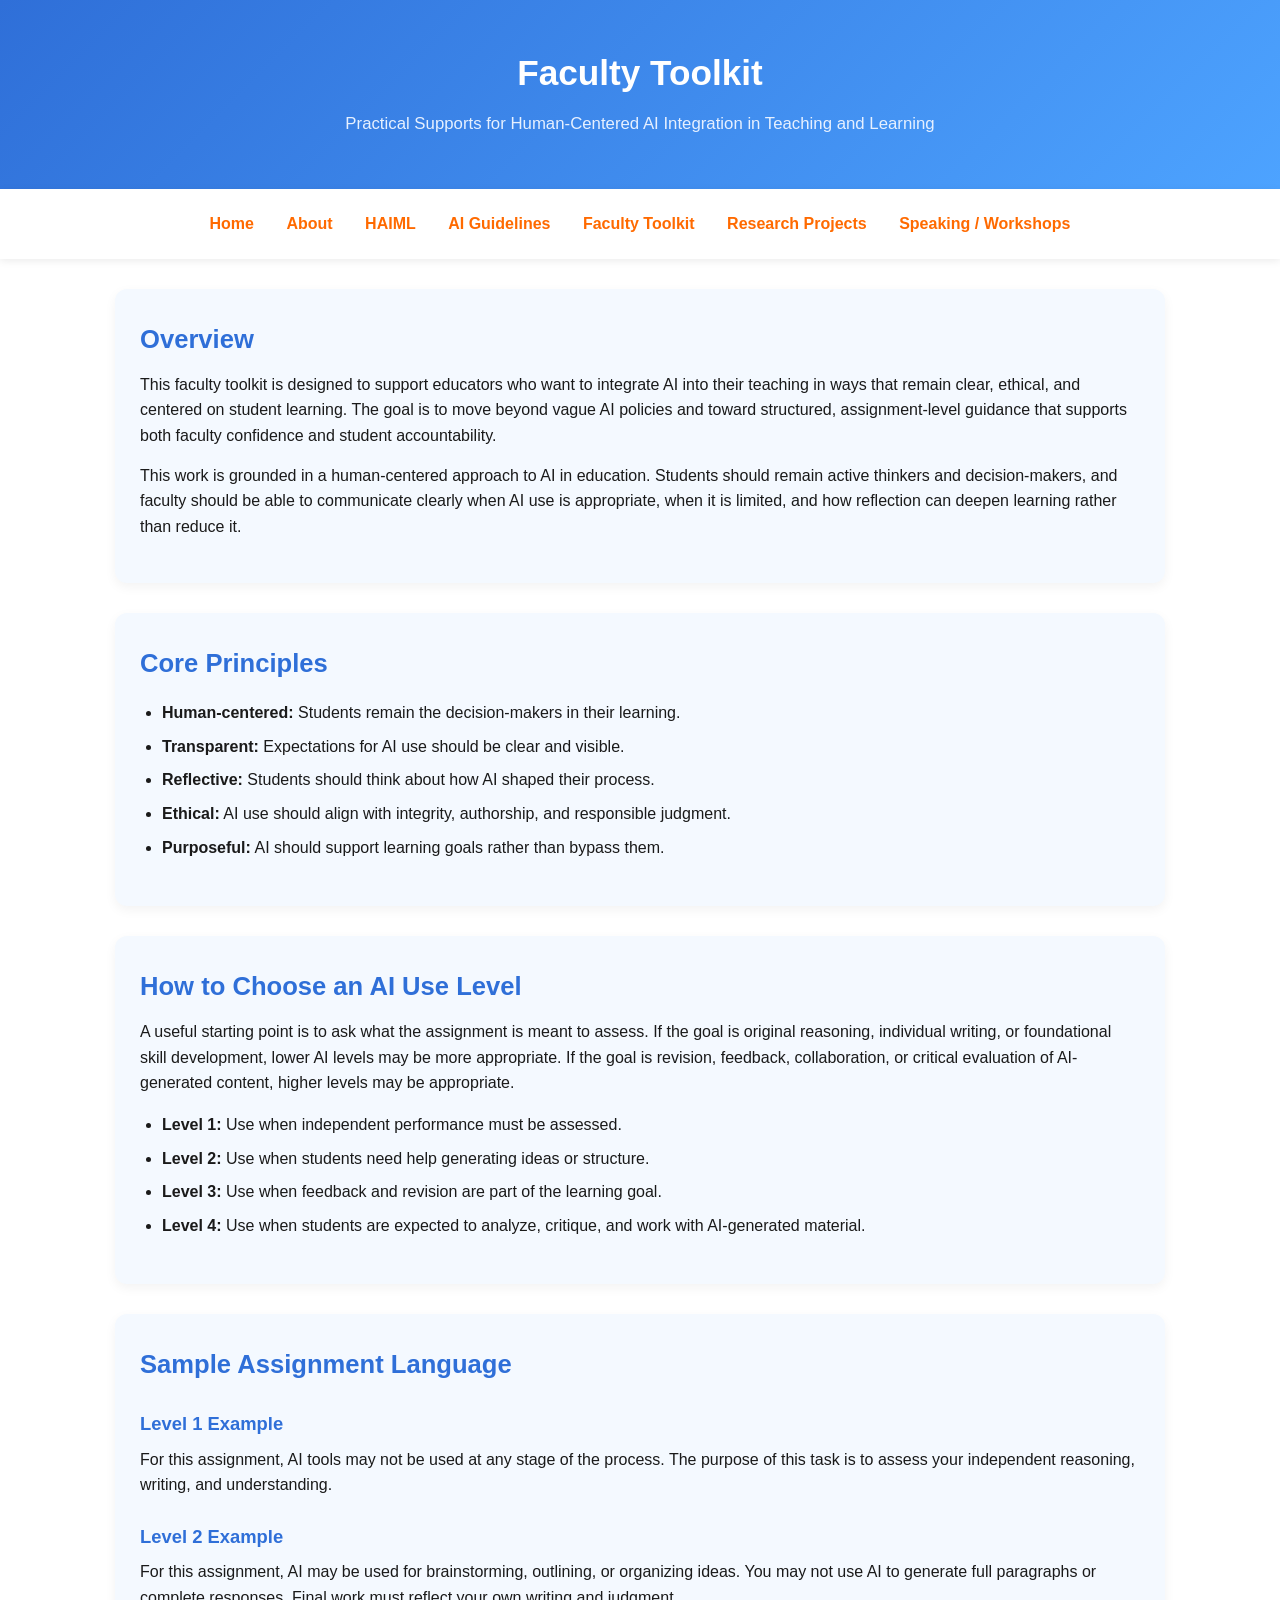
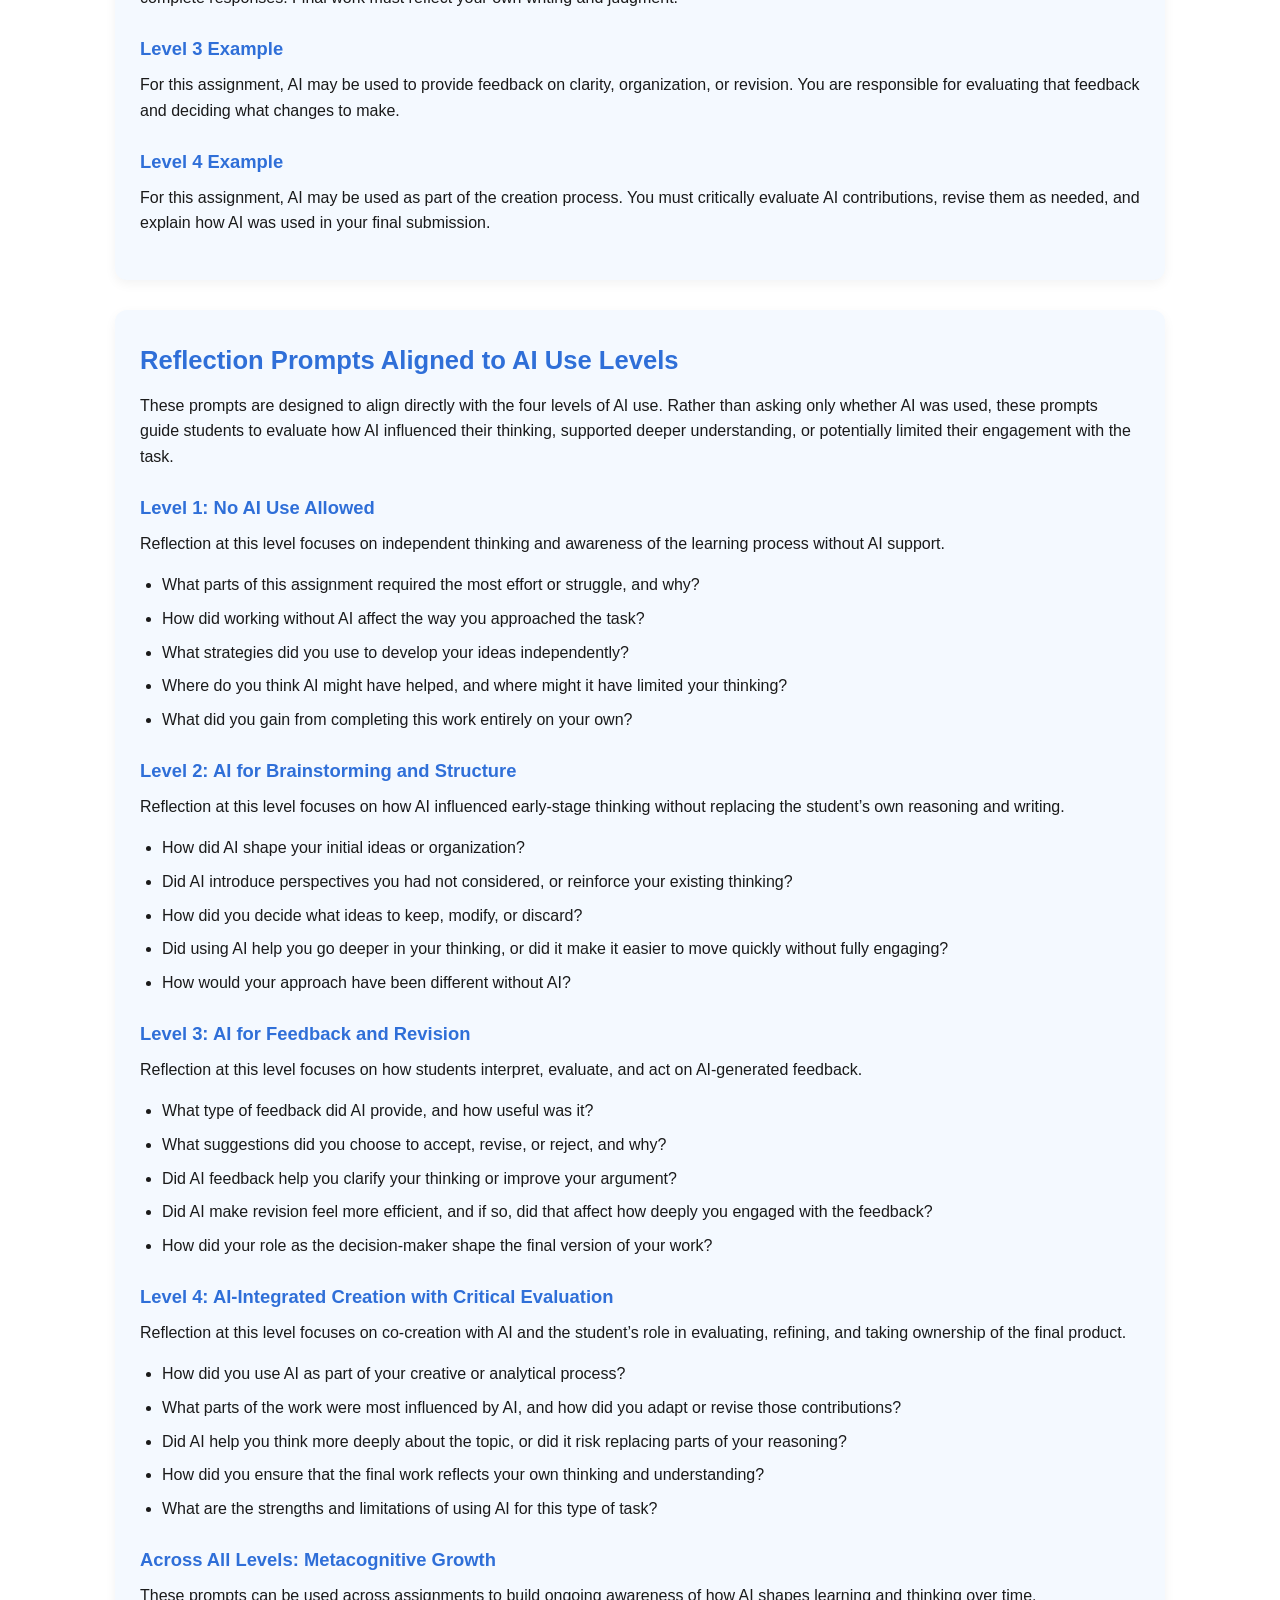
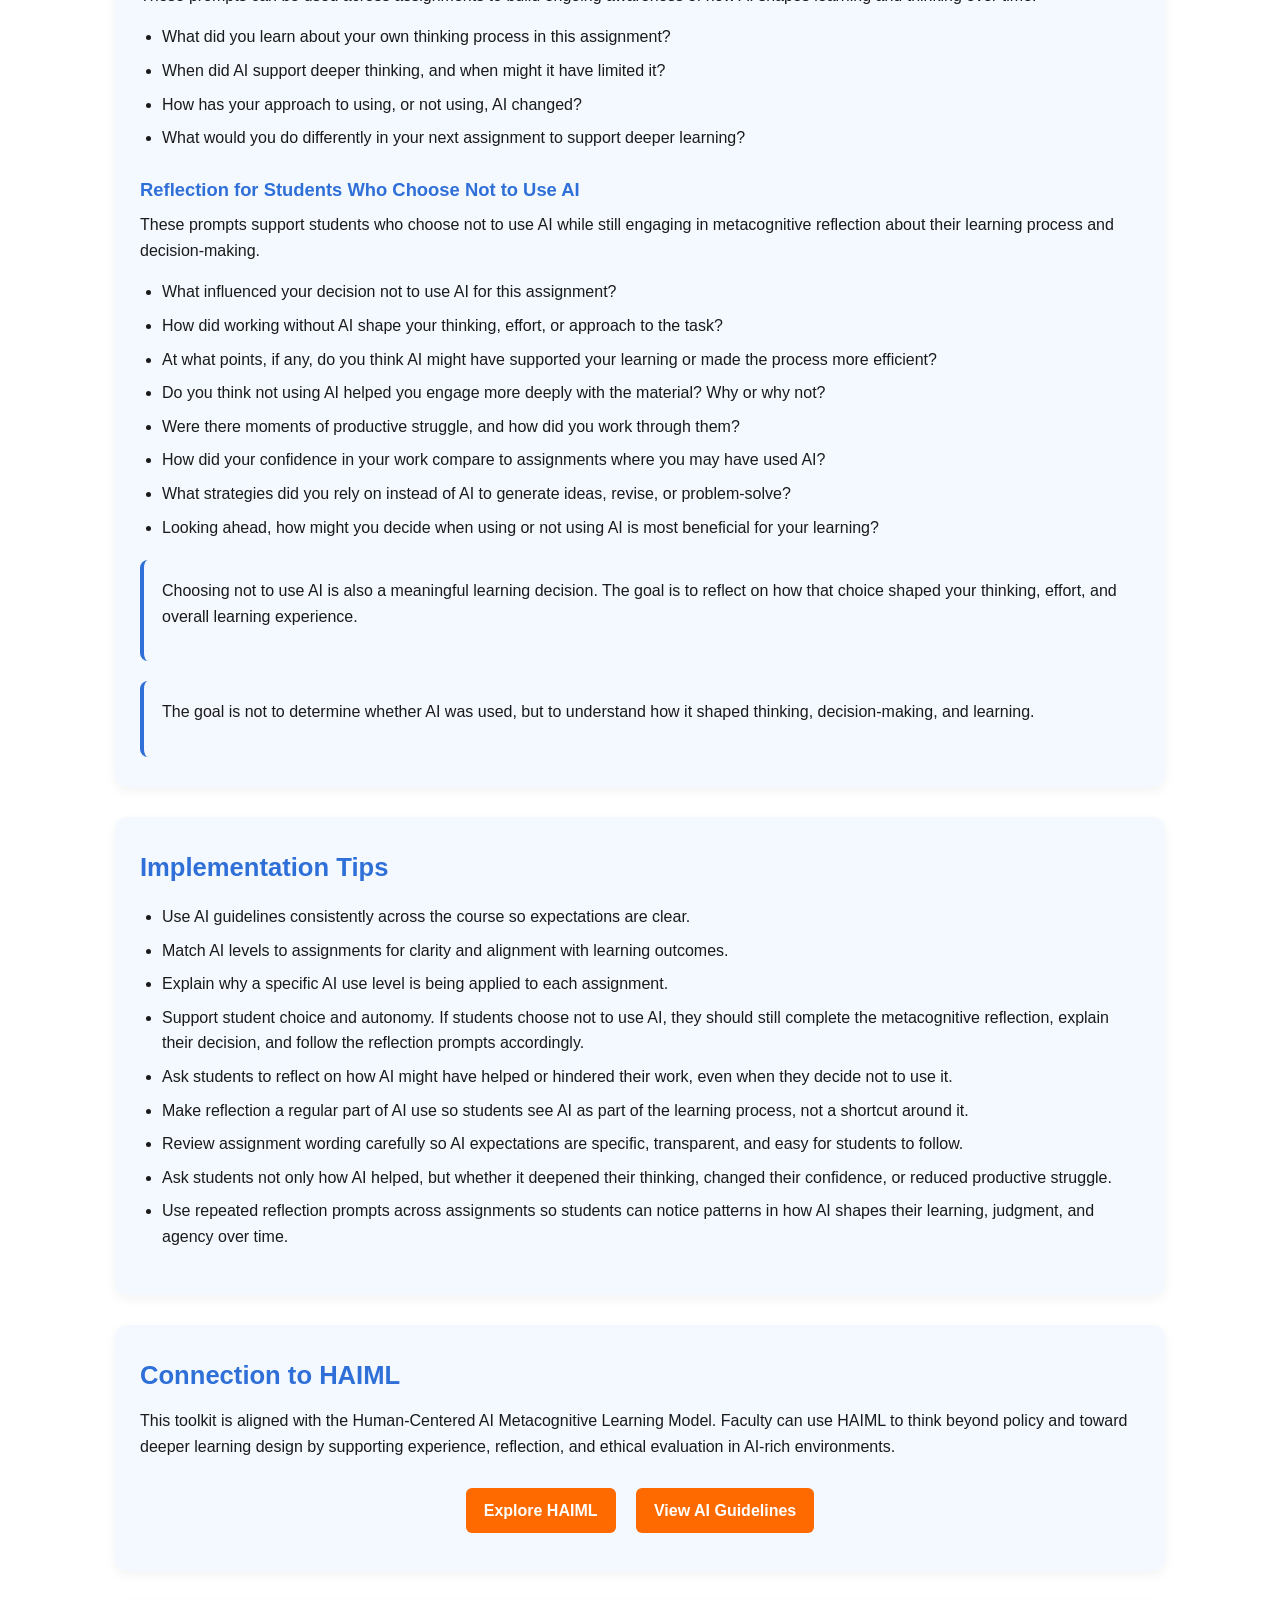
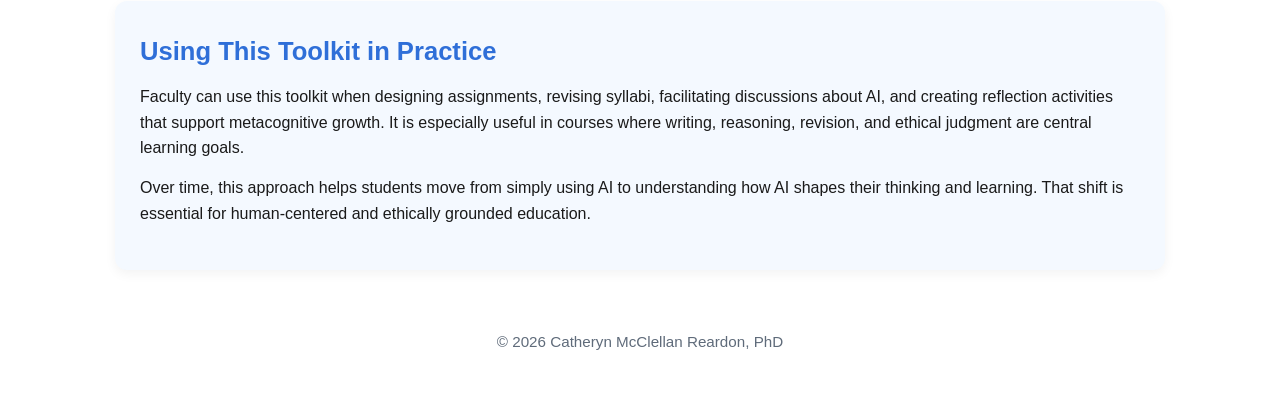
<file: faculty-toolkit.html>
<!DOCTYPE html>
<html lang="en">
<head>
    <meta charset="UTF-8">
    <meta name="viewport" content="width=device-width, initial-scale=1.0">
    <title>Faculty Toolkit | Catheryn McClellan Reardon, PhD</title>
    <meta name="description" content="Faculty Toolkit by Catheryn Reardon, PhD. Practical supports for human-centered AI integration in teaching, including AI use levels, sample assignment language, and reflection prompts aligned to metacognitive learning.">
    <link rel="canonical" href="https://catherynreardon.github.io/faculty-toolkit.html">
    <link rel="stylesheet" href="styles.css">
</head>
<body>

<header class="subpage-header">
    <div class="header-content">
        <h1>Faculty Toolkit</h1>
        <p class="subtitle">Practical Supports for Human-Centered AI Integration in Teaching and Learning</p>
    </div>
</header>

<nav class="site-nav">
    <a href="index.html">Home</a>
    <a href="about.html">About</a>
    <a href="haiml.html">HAIML</a>
    <a href="ai-guidelines.html">AI Guidelines</a>
    <a href="faculty-toolkit.html">Faculty Toolkit</a>
    <a href="research.html">Research Projects</a>
    <a href="speaking.html">Speaking / Workshops</a>
</nav>

<section>
    <h2>Overview</h2>
    <p>
        This faculty toolkit is designed to support educators who want to integrate AI into their teaching in ways that remain clear, ethical, and centered on student learning. The goal is to move beyond vague AI policies and toward structured, assignment-level guidance that supports both faculty confidence and student accountability.
    </p>
    <p>
        This work is grounded in a human-centered approach to AI in education. Students should remain active thinkers and decision-makers, and faculty should be able to communicate clearly when AI use is appropriate, when it is limited, and how reflection can deepen learning rather than reduce it.
    </p>
</section>

<section>
    <h2>Core Principles</h2>
    <ul>
        <li><strong>Human-centered:</strong> Students remain the decision-makers in their learning.</li>
        <li><strong>Transparent:</strong> Expectations for AI use should be clear and visible.</li>
        <li><strong>Reflective:</strong> Students should think about how AI shaped their process.</li>
        <li><strong>Ethical:</strong> AI use should align with integrity, authorship, and responsible judgment.</li>
        <li><strong>Purposeful:</strong> AI should support learning goals rather than bypass them.</li>
    </ul>
</section>

<section>
    <h2>How to Choose an AI Use Level</h2>
    <p>
        A useful starting point is to ask what the assignment is meant to assess. If the goal is original reasoning, individual writing, or foundational skill development, lower AI levels may be more appropriate. If the goal is revision, feedback, collaboration, or critical evaluation of AI-generated content, higher levels may be appropriate.
    </p>

    <ul>
        <li><strong>Level 1:</strong> Use when independent performance must be assessed.</li>
        <li><strong>Level 2:</strong> Use when students need help generating ideas or structure.</li>
        <li><strong>Level 3:</strong> Use when feedback and revision are part of the learning goal.</li>
        <li><strong>Level 4:</strong> Use when students are expected to analyze, critique, and work with AI-generated material.</li>
    </ul>
</section>

<section>
    <h2>Sample Assignment Language</h2>

    <h3>Level 1 Example</h3>
    <p>
        For this assignment, AI tools may not be used at any stage of the process. The purpose of this task is to assess your independent reasoning, writing, and understanding.
    </p>

    <h3>Level 2 Example</h3>
    <p>
        For this assignment, AI may be used for brainstorming, outlining, or organizing ideas. You may not use AI to generate full paragraphs or complete responses. Final work must reflect your own writing and judgment.
    </p>

    <h3>Level 3 Example</h3>
    <p>
        For this assignment, AI may be used to provide feedback on clarity, organization, or revision. You are responsible for evaluating that feedback and deciding what changes to make.
    </p>

    <h3>Level 4 Example</h3>
    <p>
        For this assignment, AI may be used as part of the creation process. You must critically evaluate AI contributions, revise them as needed, and explain how AI was used in your final submission.
    </p>
</section>

<section>
    <h2>Reflection Prompts Aligned to AI Use Levels</h2>

    <p>
        These prompts are designed to align directly with the four levels of AI use. Rather than asking only whether AI was used, these prompts guide students to evaluate how AI influenced their thinking, supported deeper understanding, or potentially limited their engagement with the task.
    </p>

    <h3>Level 1: No AI Use Allowed</h3>
    <p>
        Reflection at this level focuses on independent thinking and awareness of the learning process without AI support.
    </p>
    <ul>
        <li>What parts of this assignment required the most effort or struggle, and why?</li>
        <li>How did working without AI affect the way you approached the task?</li>
        <li>What strategies did you use to develop your ideas independently?</li>
        <li>Where do you think AI might have helped, and where might it have limited your thinking?</li>
        <li>What did you gain from completing this work entirely on your own?</li>
    </ul>

    <h3>Level 2: AI for Brainstorming and Structure</h3>
    <p>
        Reflection at this level focuses on how AI influenced early-stage thinking without replacing the student’s own reasoning and writing.
    </p>
    <ul>
        <li>How did AI shape your initial ideas or organization?</li>
        <li>Did AI introduce perspectives you had not considered, or reinforce your existing thinking?</li>
        <li>How did you decide what ideas to keep, modify, or discard?</li>
        <li>Did using AI help you go deeper in your thinking, or did it make it easier to move quickly without fully engaging?</li>
        <li>How would your approach have been different without AI?</li>
    </ul>

    <h3>Level 3: AI for Feedback and Revision</h3>
    <p>
        Reflection at this level focuses on how students interpret, evaluate, and act on AI-generated feedback.
    </p>
    <ul>
        <li>What type of feedback did AI provide, and how useful was it?</li>
        <li>What suggestions did you choose to accept, revise, or reject, and why?</li>
        <li>Did AI feedback help you clarify your thinking or improve your argument?</li>
        <li>Did AI make revision feel more efficient, and if so, did that affect how deeply you engaged with the feedback?</li>
        <li>How did your role as the decision-maker shape the final version of your work?</li>
    </ul>

    <h3>Level 4: AI-Integrated Creation with Critical Evaluation</h3>
    <p>
        Reflection at this level focuses on co-creation with AI and the student’s role in evaluating, refining, and taking ownership of the final product.
    </p>
    <ul>
        <li>How did you use AI as part of your creative or analytical process?</li>
        <li>What parts of the work were most influenced by AI, and how did you adapt or revise those contributions?</li>
        <li>Did AI help you think more deeply about the topic, or did it risk replacing parts of your reasoning?</li>
        <li>How did you ensure that the final work reflects your own thinking and understanding?</li>
        <li>What are the strengths and limitations of using AI for this type of task?</li>
    </ul>

    <h3>Across All Levels: Metacognitive Growth</h3>
    <p>
        These prompts can be used across assignments to build ongoing awareness of how AI shapes learning and thinking over time.
    </p>
    <ul>
        <li>What did you learn about your own thinking process in this assignment?</li>
        <li>When did AI support deeper thinking, and when might it have limited it?</li>
        <li>How has your approach to using, or not using, AI changed?</li>
        <li>What would you do differently in your next assignment to support deeper learning?</li>
    </ul>
<h3>Reflection for Students Who Choose Not to Use AI</h3>
<p>
    These prompts support students who choose not to use AI while still engaging in metacognitive reflection about their learning process and decision-making.
</p>
<ul>
    <li>What influenced your decision not to use AI for this assignment?</li>
    <li>How did working without AI shape your thinking, effort, or approach to the task?</li>
    <li>At what points, if any, do you think AI might have supported your learning or made the process more efficient?</li>
    <li>Do you think not using AI helped you engage more deeply with the material? Why or why not?</li>
    <li>Were there moments of productive struggle, and how did you work through them?</li>
    <li>How did your confidence in your work compare to assignments where you may have used AI?</li>
    <li>What strategies did you rely on instead of AI to generate ideas, revise, or problem-solve?</li>
    <li>Looking ahead, how might you decide when using or not using AI is most beneficial for your learning?</li>
</ul>

<div class="highlight-box">
    <p>
        Choosing not to use AI is also a meaningful learning decision. The goal is to reflect on how that choice shaped your thinking, effort, and overall learning experience.
    </p>
</div>
    <div class="highlight-box">
        <p>
            The goal is not to determine whether AI was used, but to understand how it shaped thinking, decision-making, and learning.
        </p>
    </div>
</section>

<section>
    <h2>Implementation Tips</h2>
    <ul>
        <li>Use AI guidelines consistently across the course so expectations are clear.</li>
        <li>Match AI levels to assignments for clarity and alignment with learning outcomes.</li>
        <li>Explain why a specific AI use level is being applied to each assignment.</li>
        <li>Support student choice and autonomy. If students choose not to use AI, they should still complete the metacognitive reflection, explain their decision, and follow the reflection prompts accordingly.</li>
        <li>Ask students to reflect on how AI might have helped or hindered their work, even when they decide not to use it.</li>
        <li>Make reflection a regular part of AI use so students see AI as part of the learning process, not a shortcut around it.</li>
        <li>Review assignment wording carefully so AI expectations are specific, transparent, and easy for students to follow.</li>
        <li>Ask students not only how AI helped, but whether it deepened their thinking, changed their confidence, or reduced productive struggle.</li>
        <li>Use repeated reflection prompts across assignments so students can notice patterns in how AI shapes their learning, judgment, and agency over time.</li>
    </ul>
</section>

<section>
    <h2>Connection to HAIML</h2>
    <p>
        This toolkit is aligned with the Human-Centered AI Metacognitive Learning Model. Faculty can use HAIML to think beyond policy and toward deeper learning design by supporting experience, reflection, and ethical evaluation in AI-rich environments.
    </p>

    <div class="button-row">
        <a href="haiml.html" class="button">Explore HAIML</a>
        <a href="ai-guidelines.html" class="button">View AI Guidelines</a>
    </div>
</section>

<section>
    <h2>Using This Toolkit in Practice</h2>
    <p>
        Faculty can use this toolkit when designing assignments, revising syllabi, facilitating discussions about AI, and creating reflection activities that support metacognitive growth. It is especially useful in courses where writing, reasoning, revision, and ethical judgment are central learning goals.
    </p>
    <p>
        Over time, this approach helps students move from simply using AI to understanding how AI shapes their thinking and learning. That shift is essential for human-centered and ethically grounded education.
    </p>
</section>

<footer>
    <p>© 2026 Catheryn McClellan Reardon, PhD</p>
</footer>

</body>
</html>
</file>
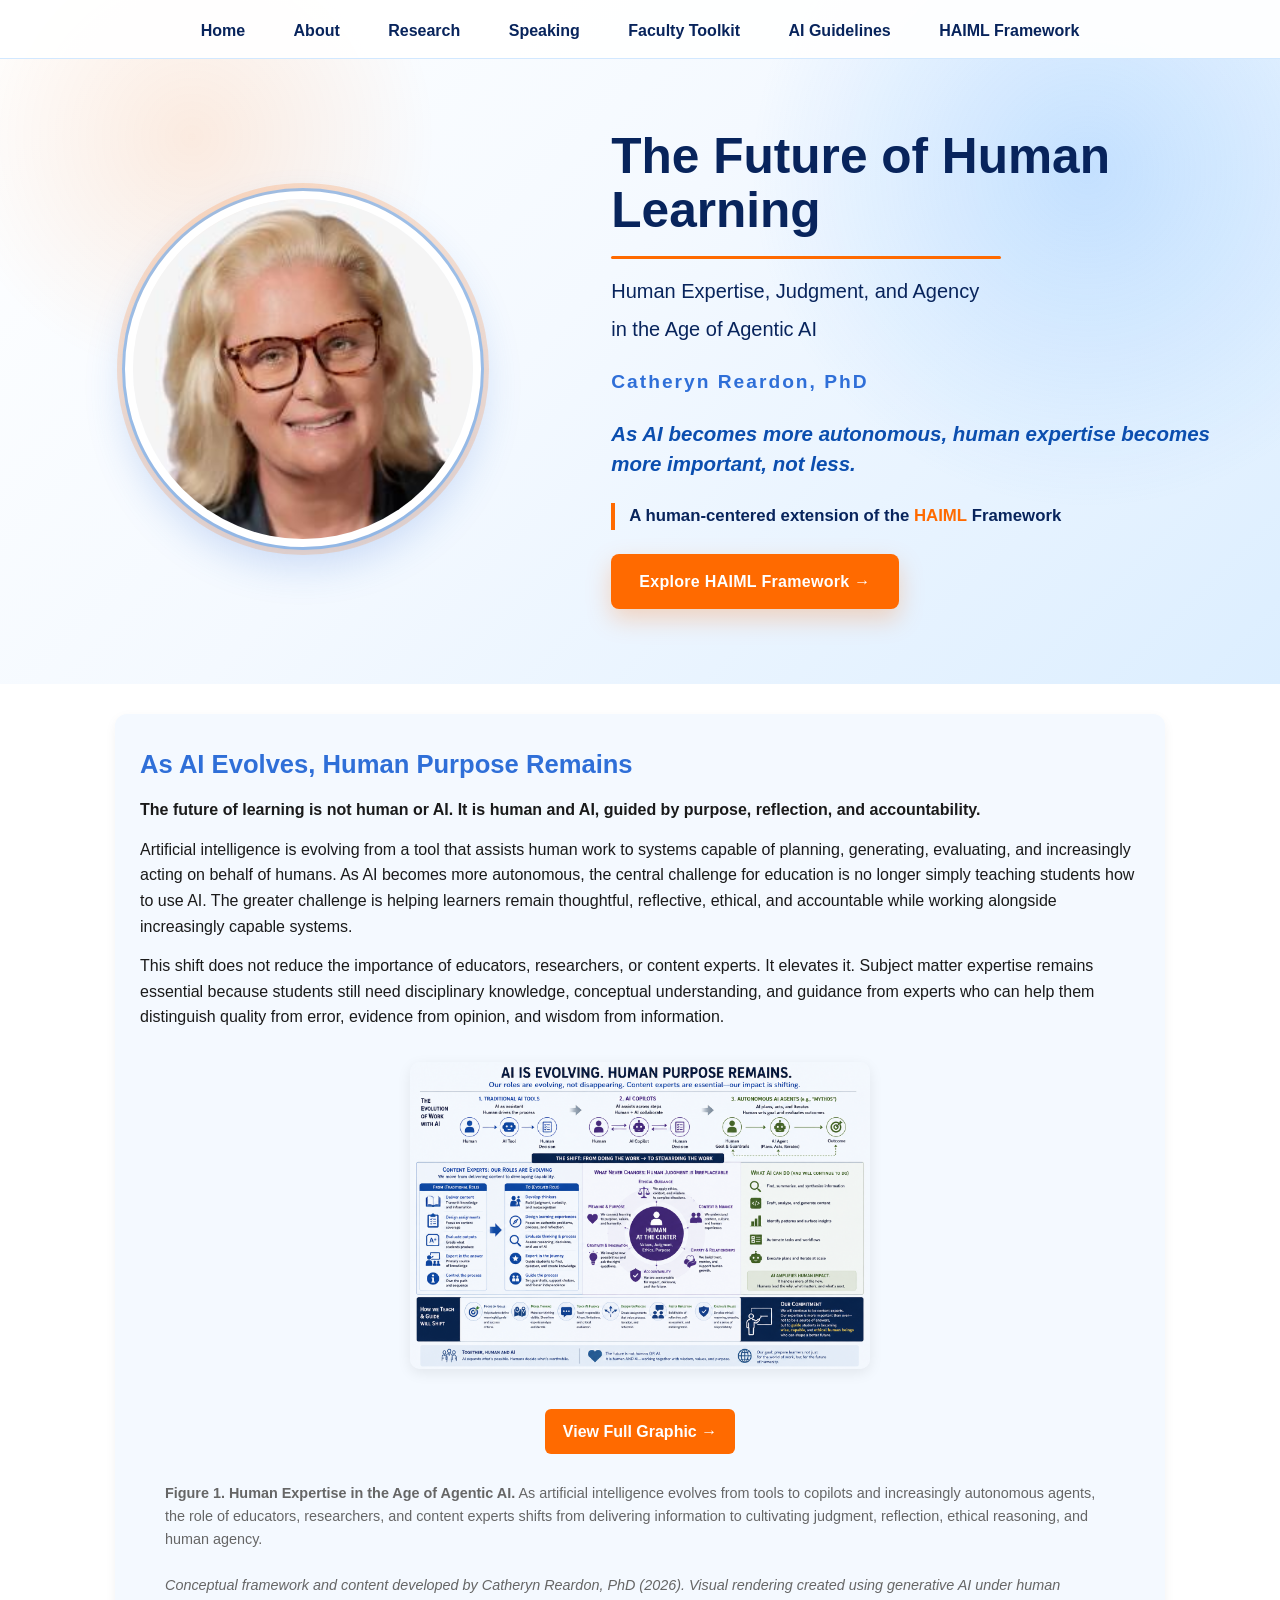
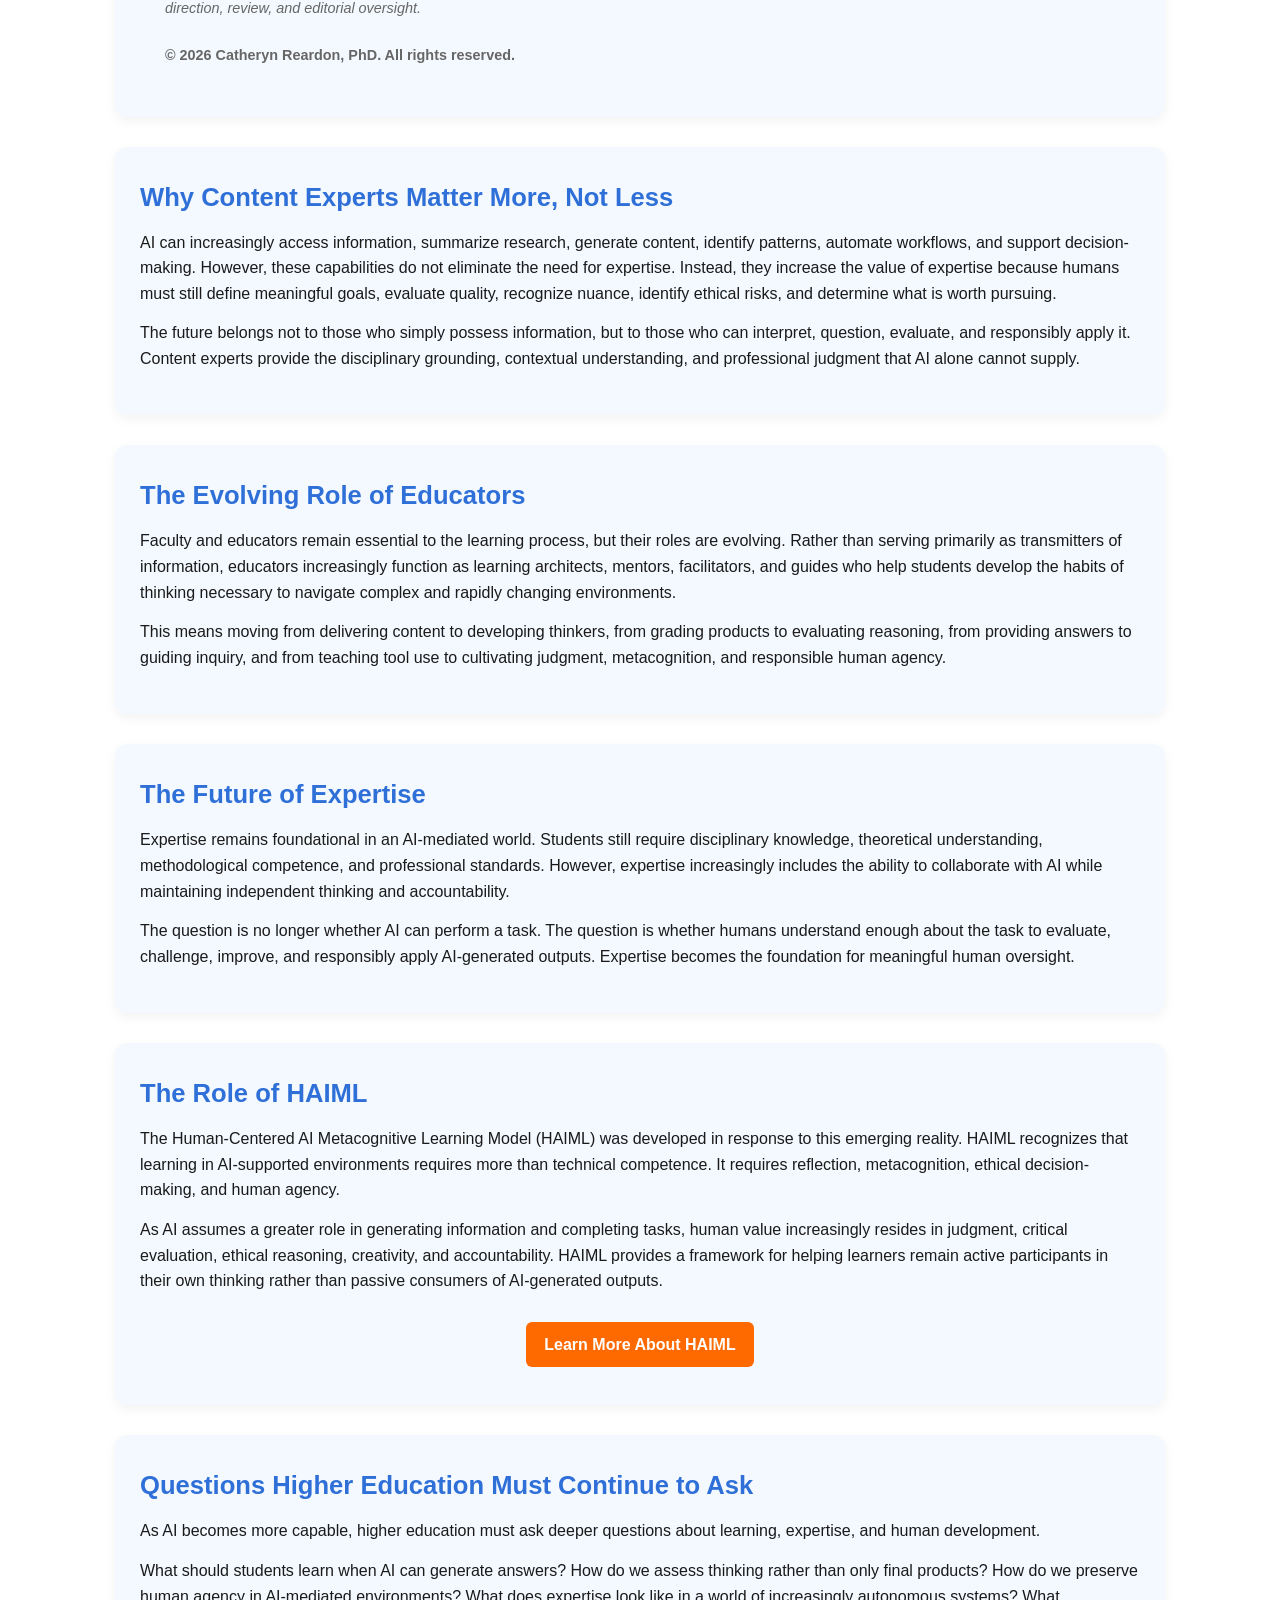
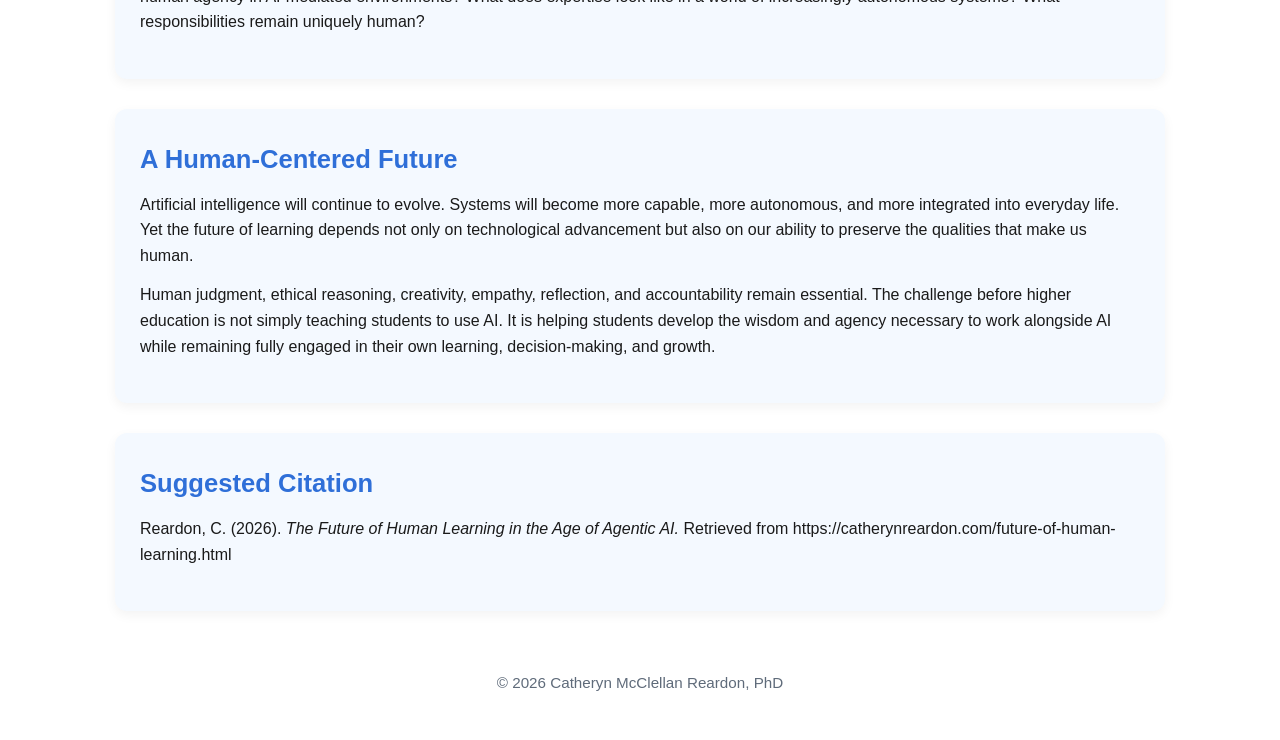
<file: future-of-human-learning.html>
<!DOCTYPE html>

<html lang="en">
<head>
    <meta charset="UTF-8">

<meta name="google-site-verification" content="_a6jsye8F-T_qrWmo41SXAXbCg1fC3wAaIZGs79xkc" />
<meta name="viewport" content="width=device-width, initial-scale=1.0">

<title>The Future of Human Learning | Catheryn McClellan Reardon, PhD</title>

<meta name="description" content="A human-centered perspective on expertise, agency, metacognition, and higher education in the age of increasingly autonomous AI systems.">
<meta name="keywords" content="Catheryn Reardon, Future of Human Learning, HAIML, agentic AI, human-centered AI, AI in education, metacognition, human agency, higher education AI">

<meta property="og:title" content="The Future of Human Learning | Catheryn Reardon, PhD">
<meta property="og:description" content="Human expertise, judgment, and agency in the age of agentic AI.">
<meta property="og:type" content="website">
<meta property="og:url" content="https://catherynreardon.com/future-of-human-learning.html">

<link rel="canonical" href="https://catherynreardon.com/future-of-human-learning.html">
<link rel="stylesheet" href="styles.css">

</head>

<body>

<header class="home-hero">

<nav class="hero-nav">
    <a href="index.html">Home</a>
    <a href="about.html">About</a>
    <a href="research.html">Research</a>
    <a href="speaking.html">Speaking</a>
    <a href="faculty-toolkit.html">Faculty Toolkit</a>
    <a href="ai-guidelines.html">AI Guidelines</a>
    <a href="haiml.html">HAIML Framework</a>
</nav>

<div class="hero-content">

<div class="hero-image-wrap">
    <img src="profile.jpeg" alt="Catheryn Reardon" class="profile-photo hero-photo">
</div>

<div class="hero-text">

    <h1>The Future of Human Learning</h1>

    <p class="hero-title">Human Expertise, Judgment, and Agency</p>
    <p class="hero-title">in the Age of Agentic AI</p>

    <p class="hero-university">Catheryn Reardon, PhD</p>

    <p class="hero-positioning">
        As AI becomes more autonomous, human expertise becomes<br>
        more important, not less.
    </p>

    <p class="haiml-badge">
        A human-centered extension of the <strong>HAIML</strong> Framework
    </p>

    <a href="haiml.html" class="hero-button">Explore HAIML Framework →</a>

</div>

</div>

</header>

<section class="haiml-section">

<h2>As AI Evolves, Human Purpose Remains</h2>

<div class="haiml-definition">

    <p class="hero-tagline">
        <strong>The future of learning is not human or AI. It is human and AI, guided by purpose, reflection, and accountability.</strong>
    </p>

    <p>
        Artificial intelligence is evolving from a tool that assists human work to systems capable of planning,
        generating, evaluating, and increasingly acting on behalf of humans. As AI becomes more autonomous,
        the central challenge for education is no longer simply teaching students how to use AI. The greater
        challenge is helping learners remain thoughtful, reflective, ethical, and accountable while working
        alongside increasingly capable systems.
    </p>

    <p>
        This shift does not reduce the importance of educators, researchers, or content experts. It elevates it.
        Subject matter expertise remains essential because students still need disciplinary knowledge,
        conceptual understanding, and guidance from experts who can help them distinguish quality from error,
        evidence from opinion, and wisdom from information.
    </p>

</div>

<div class="haiml-image-wrapper">

    <a href="agentic-ai-human-learning.png" target="_blank">
        <img src="agentic-ai-human-learning.png"
             alt="Human Expertise in the Age of Agentic AI"
             class="haiml-image">
    </a>

</div>

<div class="button-row">
    <a href="agentic-ai-human-learning.png"
       target="_blank"
       class="button">
       View Full Graphic →
    </a>
</div>

<p style="font-size:0.9em; color:#666; max-width:950px; margin:20px auto; line-height:1.6;">

    <strong>Figure 1. Human Expertise in the Age of Agentic AI.</strong>
    As artificial intelligence evolves from tools to copilots and increasingly autonomous agents,
    the role of educators, researchers, and content experts shifts from delivering information to
    cultivating judgment, reflection, ethical reasoning, and human agency.

    <br><br>

    <em>
    Conceptual framework and content developed by Catheryn Reardon, PhD (2026).
    Visual rendering created using generative AI under human direction, review,
    and editorial oversight.
    </em>

    <br><br>

    <strong>© 2026 Catheryn Reardon, PhD. All rights reserved.</strong>

</p>

</section>

<section>

<h2>Why Content Experts Matter More, Not Less</h2>

<p>
    AI can increasingly access information, summarize research, generate content, identify patterns,
    automate workflows, and support decision-making. However, these capabilities do not eliminate
    the need for expertise. Instead, they increase the value of expertise because humans must still
    define meaningful goals, evaluate quality, recognize nuance, identify ethical risks, and determine
    what is worth pursuing.
</p>

<p>
    The future belongs not to those who simply possess information, but to those who can interpret,
    question, evaluate, and responsibly apply it. Content experts provide the disciplinary grounding,
    contextual understanding, and professional judgment that AI alone cannot supply.
</p>

</section>

<section>

<h2>The Evolving Role of Educators</h2>

<p>
    Faculty and educators remain essential to the learning process, but their roles are evolving.
    Rather than serving primarily as transmitters of information, educators increasingly function as
    learning architects, mentors, facilitators, and guides who help students develop the habits of
    thinking necessary to navigate complex and rapidly changing environments.
</p>

<p>
    This means moving from delivering content to developing thinkers, from grading products to evaluating
    reasoning, from providing answers to guiding inquiry, and from teaching tool use to cultivating
    judgment, metacognition, and responsible human agency.
</p>

</section>

<section>

<h2>The Future of Expertise</h2>

<p>
    Expertise remains foundational in an AI-mediated world. Students still require disciplinary
    knowledge, theoretical understanding, methodological competence, and professional standards.
    However, expertise increasingly includes the ability to collaborate with AI while maintaining
    independent thinking and accountability.
</p>

<p>
    The question is no longer whether AI can perform a task. The question is whether humans understand
    enough about the task to evaluate, challenge, improve, and responsibly apply AI-generated outputs.
    Expertise becomes the foundation for meaningful human oversight.
</p>

</section>

<section>

<h2>The Role of HAIML</h2>

<p>
    The Human-Centered AI Metacognitive Learning Model (HAIML) was developed in response to this
    emerging reality. HAIML recognizes that learning in AI-supported environments requires more than
    technical competence. It requires reflection, metacognition, ethical decision-making, and human agency.
</p>

<p>
    As AI assumes a greater role in generating information and completing tasks, human value increasingly
    resides in judgment, critical evaluation, ethical reasoning, creativity, and accountability. HAIML
    provides a framework for helping learners remain active participants in their own thinking rather than
    passive consumers of AI-generated outputs.
</p>

<div class="button-row">
    <a href="haiml.html" class="button">Learn More About HAIML</a>
</div>

</section>

<section>

<h2>Questions Higher Education Must Continue to Ask</h2>

<p>
    As AI becomes more capable, higher education must ask deeper questions about learning, expertise,
    and human development.
</p>

<p>
    What should students learn when AI can generate answers? How do we assess thinking rather than
    only final products? How do we preserve human agency in AI-mediated environments? What does expertise
    look like in a world of increasingly autonomous systems? What responsibilities remain uniquely human?
</p>

</section>

<section>

<h2>A Human-Centered Future</h2>

<p>
    Artificial intelligence will continue to evolve. Systems will become more capable, more autonomous,
    and more integrated into everyday life. Yet the future of learning depends not only on technological
    advancement but also on our ability to preserve the qualities that make us human.
</p>

<p>
    Human judgment, ethical reasoning, creativity, empathy, reflection, and accountability remain essential.
    The challenge before higher education is not simply teaching students to use AI. It is helping students
    develop the wisdom and agency necessary to work alongside AI while remaining fully engaged in their own
    learning, decision-making, and growth.
</p>

</section>

<section>

<h2>Suggested Citation</h2>

<p>
    Reardon, C. (2026). <em>The Future of Human Learning in the Age of Agentic AI.</em>
    Retrieved from https://catherynreardon.com/future-of-human-learning.html
</p>

</section>

<footer>
    <p>© 2026 Catheryn McClellan Reardon, PhD</p>
</footer>

</body>
</html>
</file>
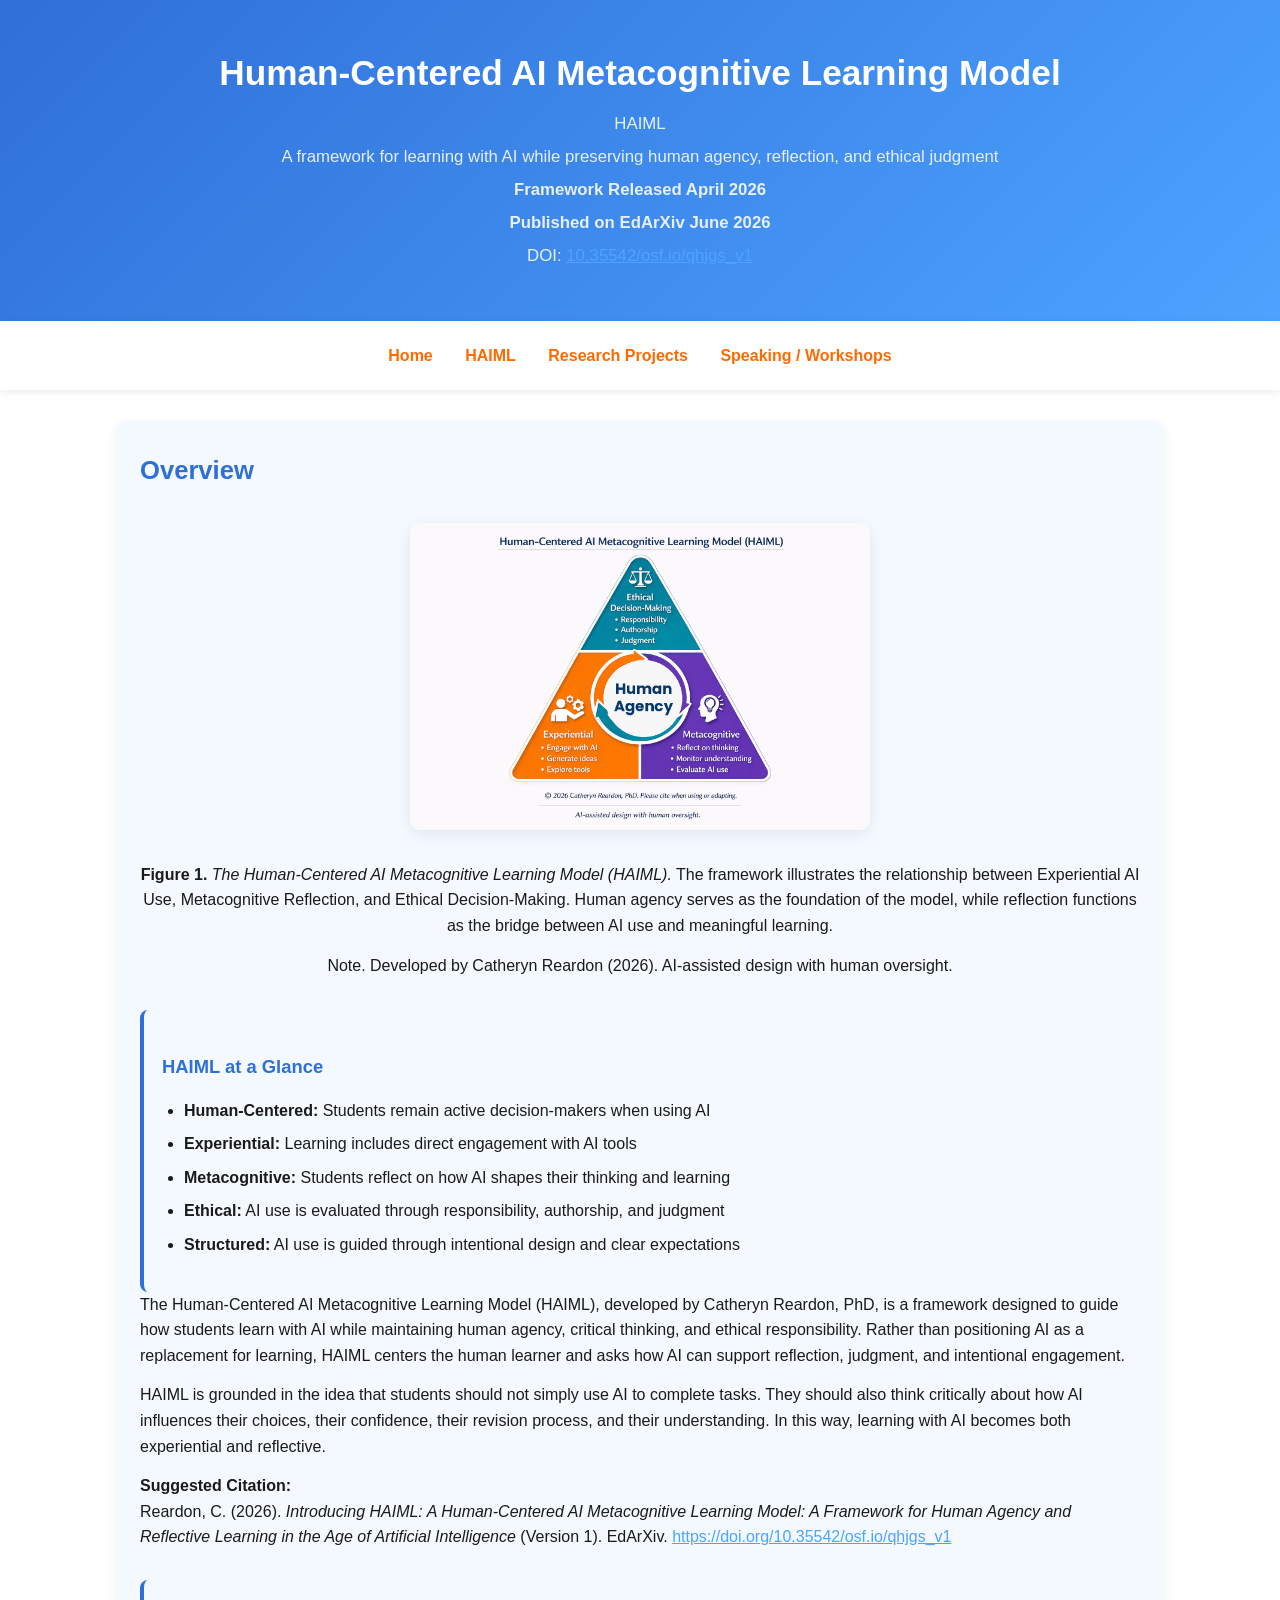
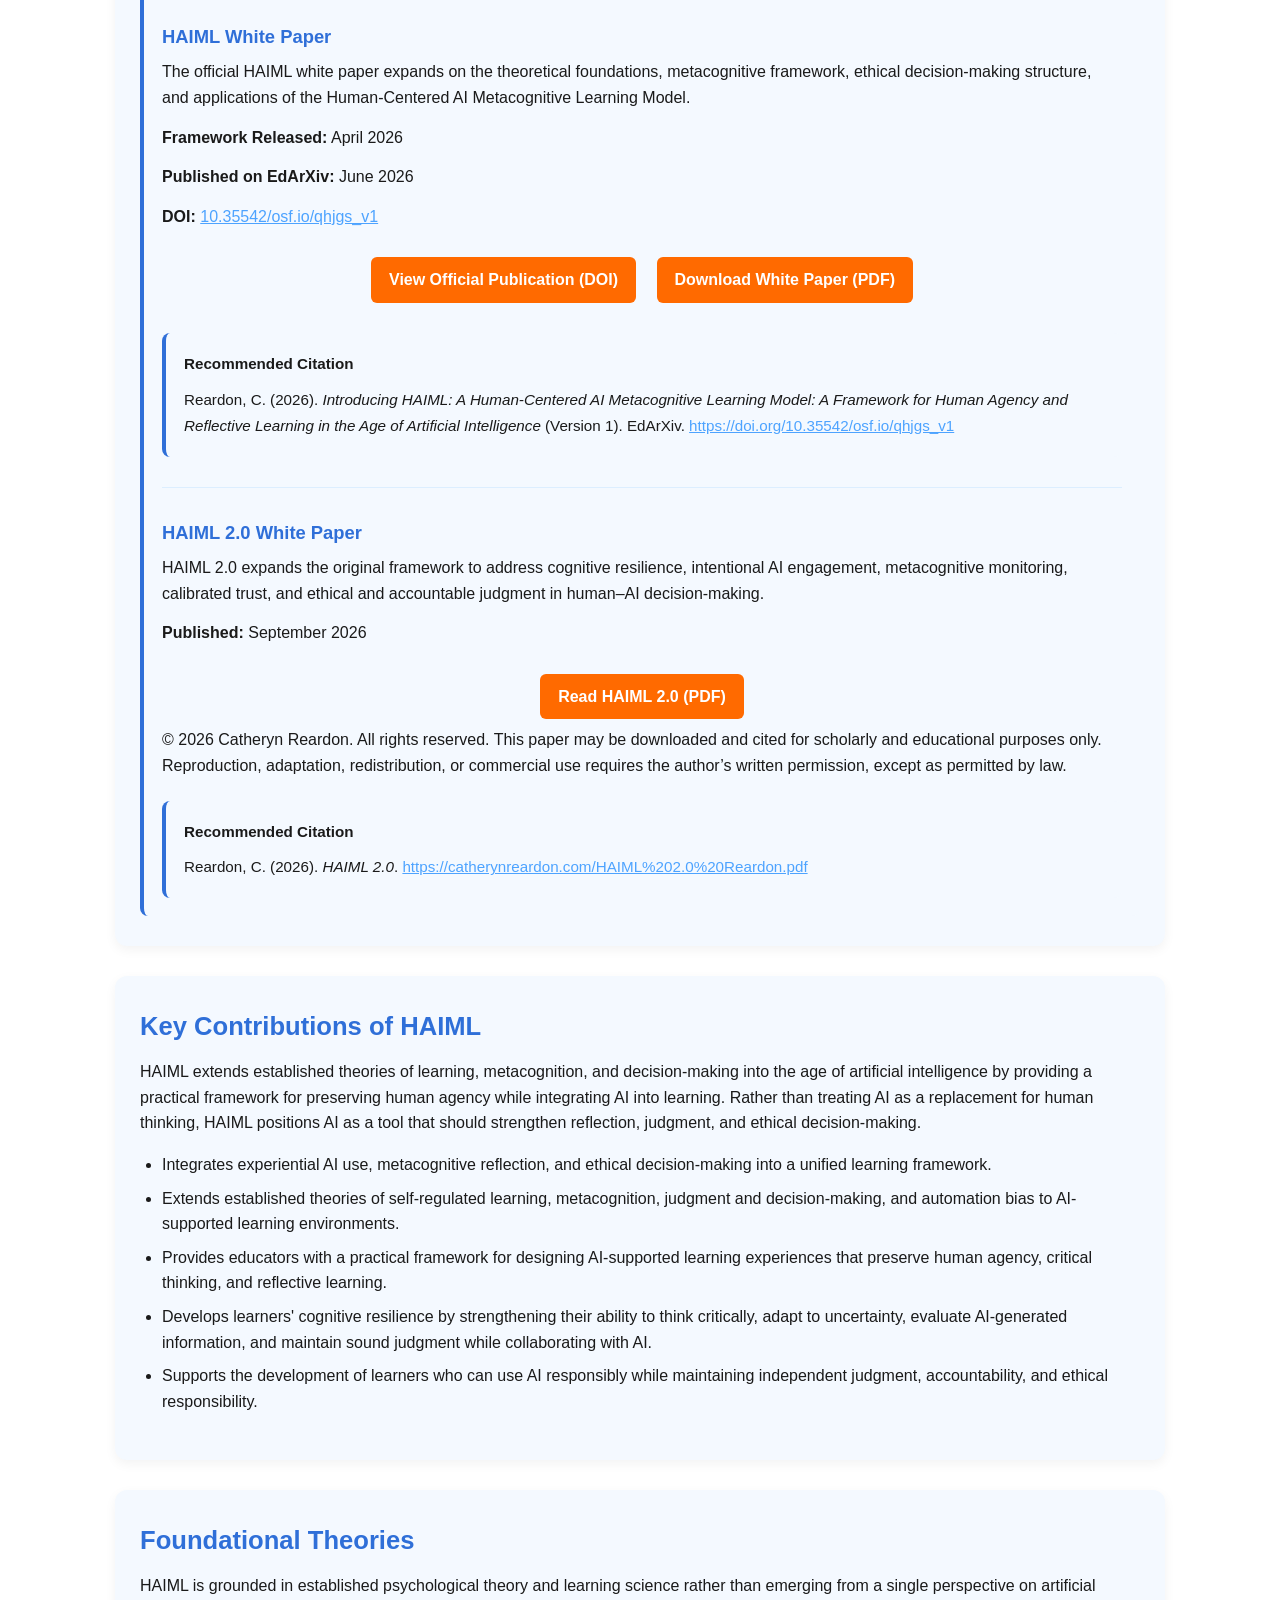
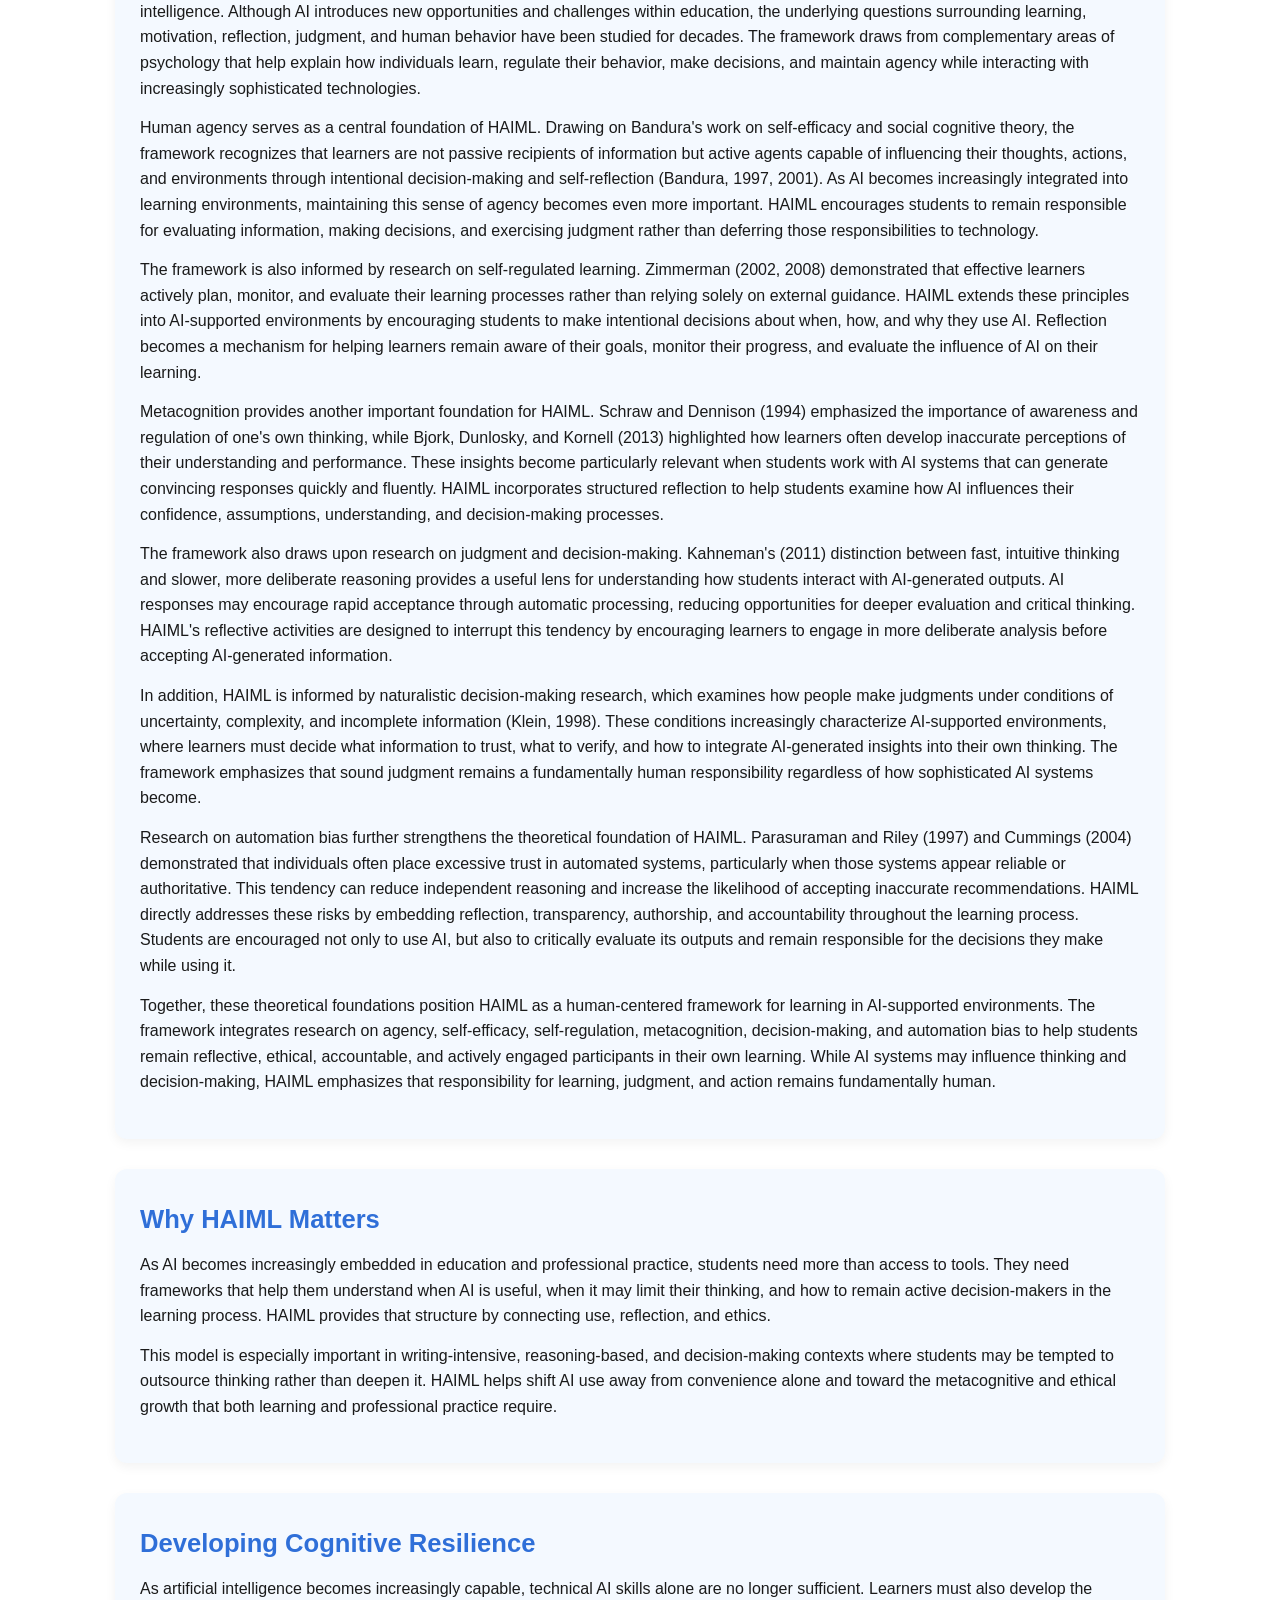
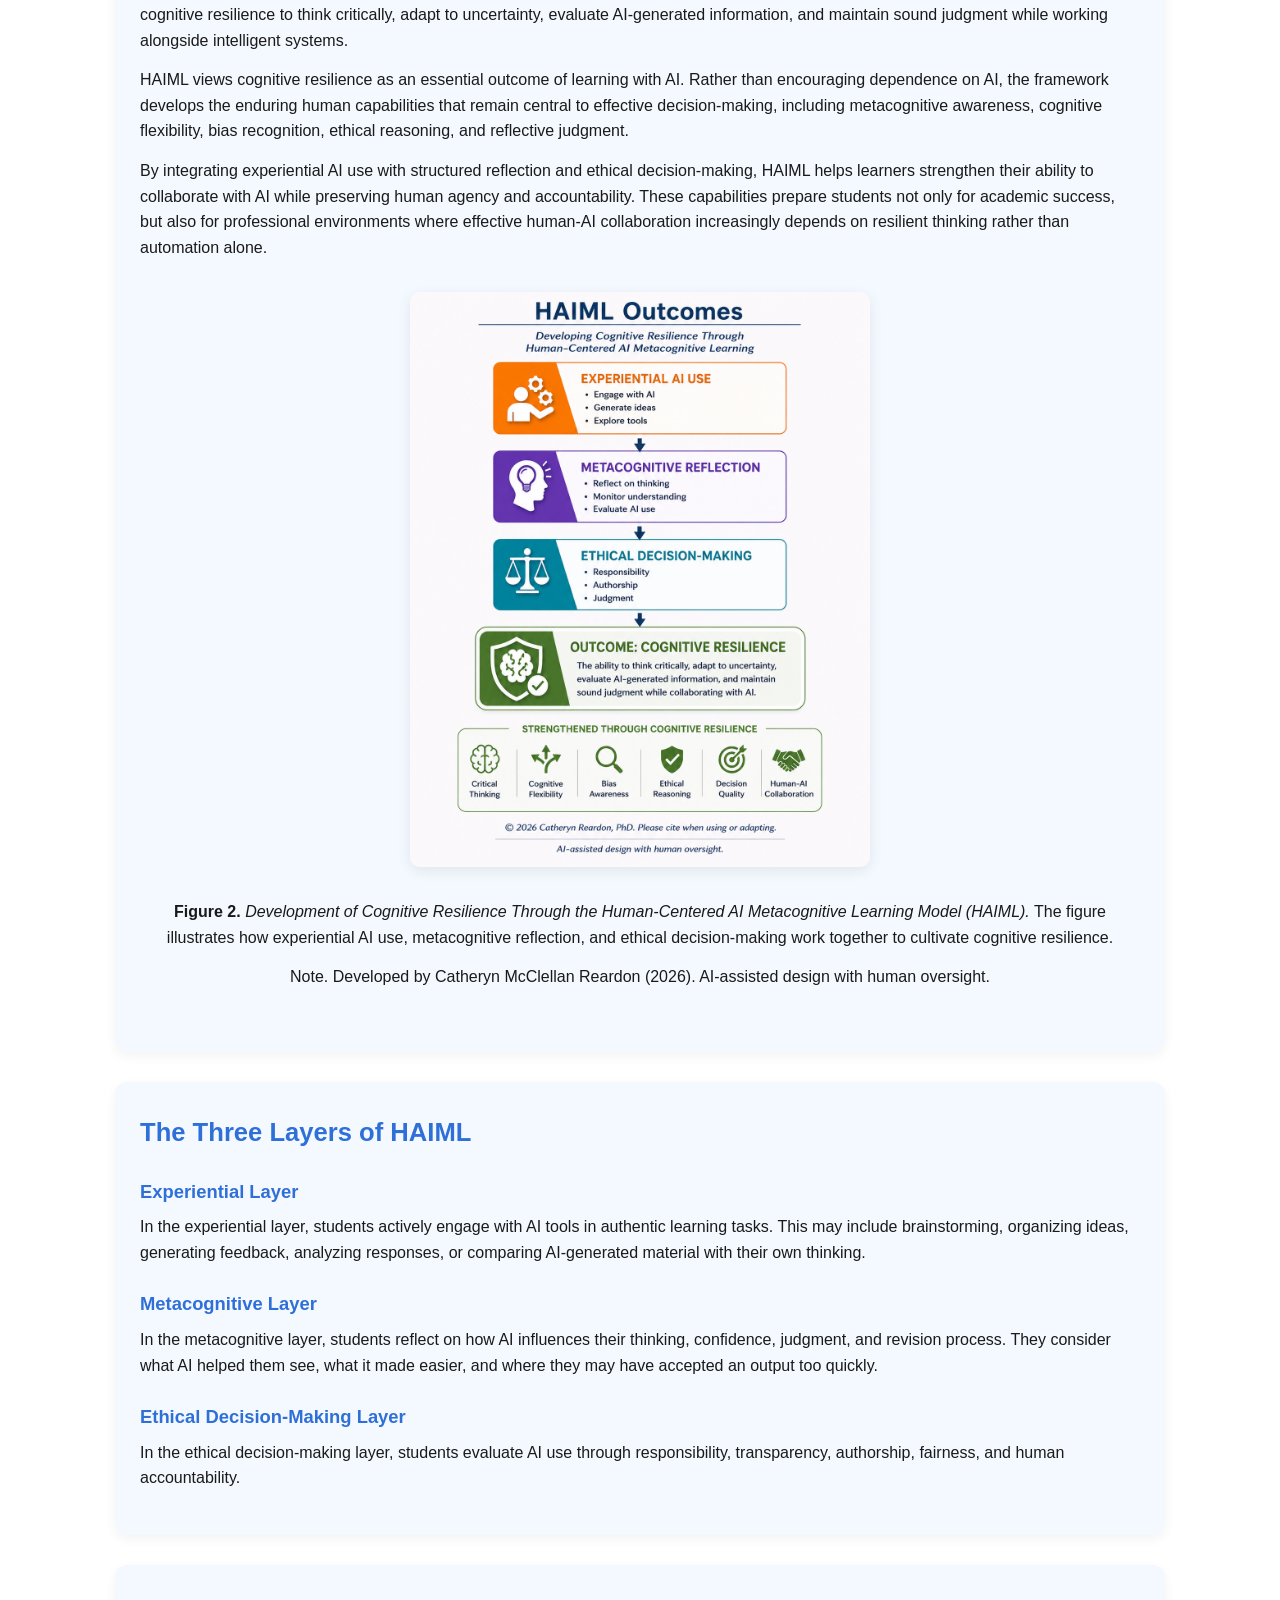
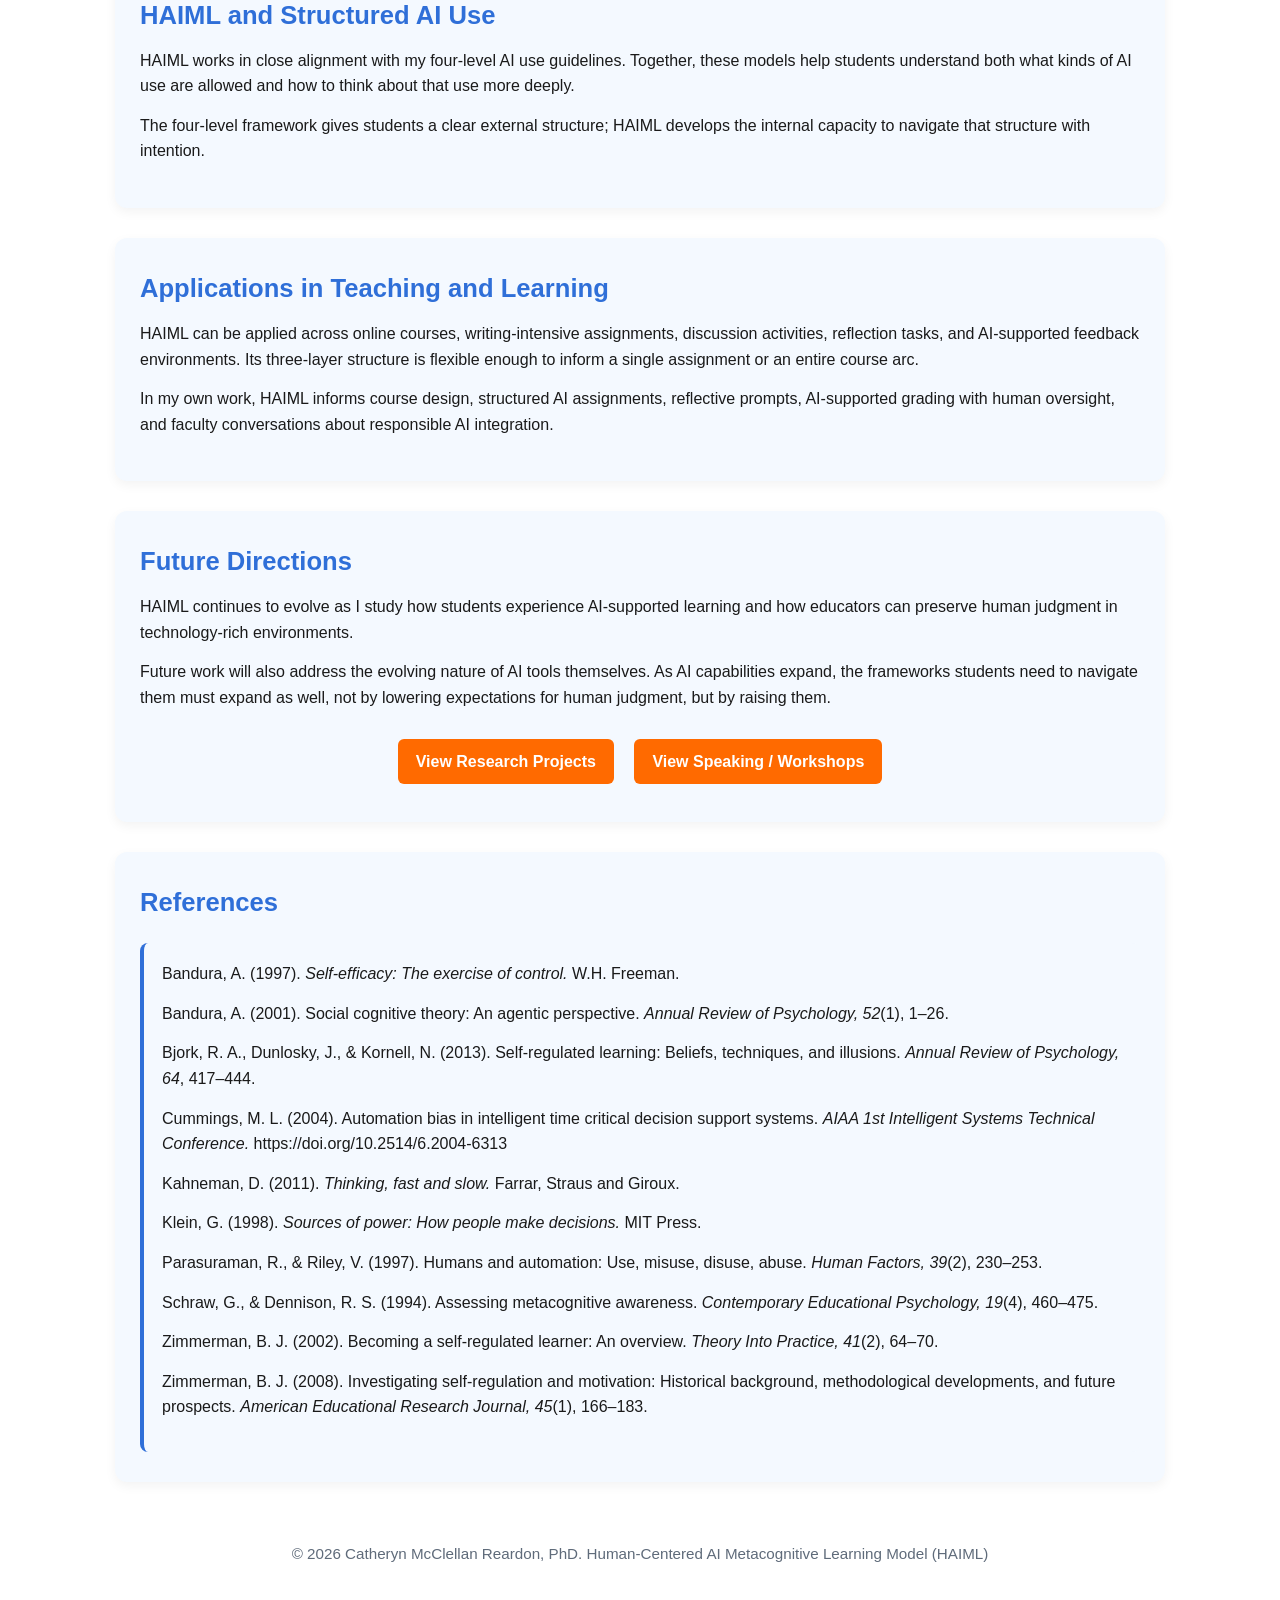
<file: haiml.html>
<!DOCTYPE html>

<html lang="en">
<head>
    <meta charset="UTF-8">
    <meta name="viewport" content="width=device-width, initial-scale=1.0">

    <title>HAIML Framework | Catheryn Mcclellan Reardon, PhD</title>

    <!-- SEO Metadata -->
    <meta name="description" content="HAIML is a human-centered framework for learning with AI while preserving critical thinking, metacognition, ethical judgment, and human agency.">

    <meta name="keywords" content="HAIML, Human-Centered AI, AI in Education, Metacognition, Ethical AI, AI Literacy, Catheryn Reardon">

    <!-- White Paper Citation Metadata -->
    <meta name="citation_title" content="Introducing HAIML: A Human-Centered AI Metacognitive Learning Model">

    <meta name="citation_author" content="Catheryn Reardon">

    <meta name="citation_publication_date" content="2026/06/17">

    <meta name="citation_pdf_url" content="https://catherynreardon.com/HAIML-White-Paper.pdf">

    <meta name="citation_doi" content="10.35542/osf.io/qhjgs_v1">

    <meta name="citation_abstract"
          content="HAIML is a human-centered framework designed to help educators integrate AI into learning environments while preserving critical thinking, metacognition, ethical responsibility, and human agency.">

    <link rel="stylesheet" href="styles.css">
</head>
<body>

<header class="subpage-header">
    <div class="header-content">
        <h1>Human-Centered AI Metacognitive Learning Model</h1>
        <p class="subtitle">HAIML</p>
        <p class="subtitle">A framework for learning with AI while preserving human agency, reflection, and ethical judgment</p>
        <p class="subtitle"><strong>Framework Released April 2026</strong></p>
        <p class="subtitle"><strong>Published on EdArXiv June 2026</strong></p>
        <p class="subtitle">
            DOI:
            <a href="https://doi.org/10.35542/osf.io/qhjgs_v1"
               target="_blank"
               rel="noopener noreferrer">
               10.35542/osf.io/qhjgs_v1
            </a>
        </p>
    </div>
</header>

<nav class="site-nav">
    <a href="index.html">Home</a>
    <a href="haiml.html">HAIML</a>
    <a href="research.html">Research Projects</a>
    <a href="speaking.html">Speaking / Workshops</a>
</nav>

<section>
    <h2>Overview</h2>

    <div class="haiml-image-wrapper">
    <a href="haiml-graphic.png" target="_blank" rel="noopener noreferrer" class="haiml-image-link">
        <img src="haiml-graphic.png" alt="Human-Centered AI Metacognitive Learning Model framework diagram" class="haiml-image">
    </a>

    <p class="image-caption">
        <strong>Figure 1.</strong> <em>The Human-Centered AI Metacognitive Learning Model (HAIML).</em>
        The framework illustrates the relationship between Experiential AI Use,
        Metacognitive Reflection, and Ethical Decision-Making. Human agency serves
        as the foundation of the model, while reflection functions as the bridge
        between AI use and meaningful learning.
    </p>

    <p class="image-caption-small">
        Note. Developed by Catheryn Reardon (2026). AI-assisted design with human oversight.
    </p>
</div>

<div class="highlight-box haiml-glance">
    <h3>HAIML at a Glance</h3>
    <ul>
        <li><strong>Human-Centered:</strong> Students remain active decision-makers when using AI</li>
        <li><strong>Experiential:</strong> Learning includes direct engagement with AI tools</li>
        <li><strong>Metacognitive:</strong> Students reflect on how AI shapes their thinking and learning</li>
        <li><strong>Ethical:</strong> AI use is evaluated through responsibility, authorship, and judgment</li>
        <li><strong>Structured:</strong> AI use is guided through intentional design and clear expectations</li>
    </ul>
</div>

<p>
    The Human-Centered AI Metacognitive Learning Model (HAIML), developed by Catheryn Reardon, PhD, is a framework designed to guide how students learn with AI while maintaining human agency, critical thinking, and ethical responsibility. Rather than positioning AI as a replacement for learning, HAIML centers the human learner and asks how AI can support reflection, judgment, and intentional engagement.
</p>

<p>
    HAIML is grounded in the idea that students should not simply use AI to complete tasks. They should also think critically about how AI influences their choices, their confidence, their revision process, and their understanding. In this way, learning with AI becomes both experiential and reflective.
</p>

<p class="citation">
    <strong>Suggested Citation:</strong><br>
    Reardon, C. (2026).
    <em>Introducing HAIML: A Human-Centered AI Metacognitive Learning Model:
    A Framework for Human Agency and Reflective Learning in the Age of Artificial Intelligence</em>
    (Version 1). EdArXiv.
    <a href="https://doi.org/10.35542/osf.io/qhjgs_v1"
       target="_blank"
       rel="noopener noreferrer">
       https://doi.org/10.35542/osf.io/qhjgs_v1
    </a>
</p>

<div class="highlight-box" style="margin-top: 30px;">
    <h3>HAIML White Paper</h3>

    <p>
        The official HAIML white paper expands on the theoretical foundations, metacognitive framework, ethical decision-making structure, and applications of the Human-Centered AI Metacognitive Learning Model.
    </p>

    <p>
        <strong>Framework Released:</strong> April 2026
    </p>

    <p>
        <strong>Published on EdArXiv:</strong> June 2026
    </p>

    <p>
        <strong>DOI:</strong>
        <a href="https://doi.org/10.35542/osf.io/qhjgs_v1"
           target="_blank"
           rel="noopener noreferrer">
           10.35542/osf.io/qhjgs_v1
        </a>
    </p>

    <div class="button-row">
        <a href="https://doi.org/10.35542/osf.io/qhjgs_v1"
           class="button"
           target="_blank"
           rel="noopener noreferrer">
           View Official Publication (DOI)
        </a>

        <a href="HAIML-White-Paper.pdf"
           class="button"
           target="_blank"
           rel="noopener noreferrer">
           Download White Paper (PDF)
        </a>
    </div>

<div class="citation-box">
    <p><strong>Recommended Citation</strong></p>
    <p>
        Reardon, C. (2026).
        <em>Introducing HAIML: A Human-Centered AI Metacognitive Learning Model:
        A Framework for Human Agency and Reflective Learning in the Age of Artificial Intelligence</em>
        (Version 1). EdArXiv.
        <a href="https://doi.org/10.35542/osf.io/qhjgs_v1"
           target="_blank"
           rel="noopener noreferrer">
           https://doi.org/10.35542/osf.io/qhjgs_v1
        </a>
    </p>
</div>

<!-- HAIML 2.0 begins here -->

<hr style="margin: 30px 0; border: 0; border-top: 1px solid #DCEEFF;">

<h3>HAIML 2.0 White Paper</h3>

<p>
    HAIML 2.0 expands the original framework to address cognitive resilience,
    intentional AI engagement, metacognitive monitoring, calibrated trust,
    and ethical and accountable judgment in human&ndash;AI decision-making.
</p>

<p>
    <strong>Published:</strong> September 2026
</p>

<div class="button-row">
    <a href="HAIML%202.0%20Reardon.pdf"
       class="button"
       target="_blank"
       rel="noopener noreferrer">
       Read HAIML 2.0 (PDF)
    </a>
</div>

<p class="copyright-notice">
    &copy; 2026 Catheryn Reardon. All rights reserved. This paper may be
    downloaded and cited for scholarly and educational purposes only.
    Reproduction, adaptation, redistribution, or commercial use requires
    the author&rsquo;s written permission, except as permitted by law.
</p>

<div class="citation-box">
    <p><strong>Recommended Citation</strong></p>
    <p>
        Reardon, C. (2026).
        <em>HAIML 2.0</em>.
        <a href="https://catherynreardon.com/HAIML%202.0%20Reardon.pdf"
           target="_blank"
           rel="noopener noreferrer">
           https://catherynreardon.com/HAIML%202.0%20Reardon.pdf
        </a>
    </p>
</div>

<!-- HAIML 2.0 ends here -->

</div> <!-- closes HAIML White Paper highlight-box -->

</section> <!-- closes Overview section -->
   
<section>
    <h2>Key Contributions of HAIML</h2>

    <p>
        HAIML extends established theories of learning, metacognition, and decision-making into the age of artificial intelligence by providing a practical framework for preserving human agency while integrating AI into learning. Rather than treating AI as a replacement for human thinking, HAIML positions AI as a tool that should strengthen reflection, judgment, and ethical decision-making.
    </p>

    <ul>
        <li>Integrates experiential AI use, metacognitive reflection, and ethical decision-making into a unified learning framework.</li>

        <li>Extends established theories of self-regulated learning, metacognition, judgment and decision-making, and automation bias to AI-supported learning environments.</li>

        <li>Provides educators with a practical framework for designing AI-supported learning experiences that preserve human agency, critical thinking, and reflective learning.</li>

        <li>Develops learners' cognitive resilience by strengthening their ability to think critically, adapt to uncertainty, evaluate AI-generated information, and maintain sound judgment while collaborating with AI.</li>

        <li>Supports the development of learners who can use AI responsibly while maintaining independent judgment, accountability, and ethical responsibility.</li>
    </ul>

</section>
    
<section>
    <h2>Foundational Theories</h2>
<p>
    HAIML is grounded in established psychological theory and learning science rather than emerging from a single perspective on artificial intelligence. Although AI introduces new opportunities and challenges within education, the underlying questions surrounding learning, motivation, reflection, judgment, and human behavior have been studied for decades. The framework draws from complementary areas of psychology that help explain how individuals learn, regulate their behavior, make decisions, and maintain agency while interacting with increasingly sophisticated technologies.
</p>

<p>
    Human agency serves as a central foundation of HAIML. Drawing on Bandura's work on self-efficacy and social cognitive theory, the framework recognizes that learners are not passive recipients of information but active agents capable of influencing their thoughts, actions, and environments through intentional decision-making and self-reflection (Bandura, 1997, 2001). As AI becomes increasingly integrated into learning environments, maintaining this sense of agency becomes even more important. HAIML encourages students to remain responsible for evaluating information, making decisions, and exercising judgment rather than deferring those responsibilities to technology.
</p>

<p>
    The framework is also informed by research on self-regulated learning. Zimmerman (2002, 2008) demonstrated that effective learners actively plan, monitor, and evaluate their learning processes rather than relying solely on external guidance. HAIML extends these principles into AI-supported environments by encouraging students to make intentional decisions about when, how, and why they use AI. Reflection becomes a mechanism for helping learners remain aware of their goals, monitor their progress, and evaluate the influence of AI on their learning.
</p>

<p>
    Metacognition provides another important foundation for HAIML. Schraw and Dennison (1994) emphasized the importance of awareness and regulation of one's own thinking, while Bjork, Dunlosky, and Kornell (2013) highlighted how learners often develop inaccurate perceptions of their understanding and performance. These insights become particularly relevant when students work with AI systems that can generate convincing responses quickly and fluently. HAIML incorporates structured reflection to help students examine how AI influences their confidence, assumptions, understanding, and decision-making processes.
</p>

<p>
    The framework also draws upon research on judgment and decision-making. Kahneman's (2011) distinction between fast, intuitive thinking and slower, more deliberate reasoning provides a useful lens for understanding how students interact with AI-generated outputs. AI responses may encourage rapid acceptance through automatic processing, reducing opportunities for deeper evaluation and critical thinking. HAIML's reflective activities are designed to interrupt this tendency by encouraging learners to engage in more deliberate analysis before accepting AI-generated information.
</p>

<p>
    In addition, HAIML is informed by naturalistic decision-making research, which examines how people make judgments under conditions of uncertainty, complexity, and incomplete information (Klein, 1998). These conditions increasingly characterize AI-supported environments, where learners must decide what information to trust, what to verify, and how to integrate AI-generated insights into their own thinking. The framework emphasizes that sound judgment remains a fundamentally human responsibility regardless of how sophisticated AI systems become.
</p>

<p>
    Research on automation bias further strengthens the theoretical foundation of HAIML. Parasuraman and Riley (1997) and Cummings (2004) demonstrated that individuals often place excessive trust in automated systems, particularly when those systems appear reliable or authoritative. This tendency can reduce independent reasoning and increase the likelihood of accepting inaccurate recommendations. HAIML directly addresses these risks by embedding reflection, transparency, authorship, and accountability throughout the learning process. Students are encouraged not only to use AI, but also to critically evaluate its outputs and remain responsible for the decisions they make while using it.
</p>

<p>
    Together, these theoretical foundations position HAIML as a human-centered framework for learning in AI-supported environments. The framework integrates research on agency, self-efficacy, self-regulation, metacognition, decision-making, and automation bias to help students remain reflective, ethical, accountable, and actively engaged participants in their own learning. While AI systems may influence thinking and decision-making, HAIML emphasizes that responsibility for learning, judgment, and action remains fundamentally human.
</p>

</section>

<section>
    <h2>Why HAIML Matters</h2>
    <p>
        As AI becomes increasingly embedded in education and professional practice, students need more than access to tools. They need frameworks that help them understand when AI is useful, when it may limit their thinking, and how to remain active decision-makers in the learning process. HAIML provides that structure by connecting use, reflection, and ethics.
    </p>
    <p>
        This model is especially important in writing-intensive, reasoning-based, and decision-making contexts where students may be tempted to outsource thinking rather than deepen it. HAIML helps shift AI use away from convenience alone and toward the metacognitive and ethical growth that both learning and professional practice require.
    </p>
</section>

<section>
    <h2>Developing Cognitive Resilience</h2>

    <p>
        As artificial intelligence becomes increasingly capable, technical AI skills alone are no longer sufficient. Learners must also develop the cognitive resilience to think critically, adapt to uncertainty, evaluate AI-generated information, and maintain sound judgment while working alongside intelligent systems.
    </p>

    <p>
        HAIML views cognitive resilience as an essential outcome of learning with AI. Rather than encouraging dependence on AI, the framework develops the enduring human capabilities that remain central to effective decision-making, including metacognitive awareness, cognitive flexibility, bias recognition, ethical reasoning, and reflective judgment.
    </p>

    <p>
        By integrating experiential AI use with structured reflection and ethical decision-making, HAIML helps learners strengthen their ability to collaborate with AI while preserving human agency and accountability. These capabilities prepare students not only for academic success, but also for professional environments where effective human-AI collaboration increasingly depends on resilient thinking rather than automation alone.
    </p>

    <div class="haiml-image-wrapper">
        <a href="HaimlOutcomes.png"
           target="_blank"
           rel="noopener noreferrer"
           class="haiml-image-link">

            <img src="HaimlOutcomes.png"
                 alt="Development of Cognitive Resilience Through HAIML"
                 class="haiml-image">
        </a>

        <p class="image-caption">
            <strong>Figure 2.</strong>
            <em>Development of Cognitive Resilience Through the Human-Centered AI Metacognitive Learning Model (HAIML).</em>
            The figure illustrates how experiential AI use, metacognitive reflection, and ethical decision-making work together to cultivate cognitive resilience.
        </p>

        <p class="image-caption-small">
            Note. Developed by Catheryn McClellan Reardon (2026). AI-assisted design with human oversight.
        </p>
    </div>
</section>
    
<section>
    <h2>The Three Layers of HAIML</h2>

<h3>Experiential Layer</h3>
<p>
    In the experiential layer, students actively engage with AI tools in authentic learning tasks. This may include brainstorming, organizing ideas, generating feedback, analyzing responses, or comparing AI-generated material with their own thinking.
</p>

<h3>Metacognitive Layer</h3>
<p>
    In the metacognitive layer, students reflect on how AI influences their thinking, confidence, judgment, and revision process. They consider what AI helped them see, what it made easier, and where they may have accepted an output too quickly.
</p>

<h3>Ethical Decision-Making Layer</h3>
<p>
    In the ethical decision-making layer, students evaluate AI use through responsibility, transparency, authorship, fairness, and human accountability.
</p>

</section>

<section>
    <h2>HAIML and Structured AI Use</h2>
    <p>
        HAIML works in close alignment with my four-level AI use guidelines. Together, these models help students understand both what kinds of AI use are allowed and how to think about that use more deeply.
    </p>
    <p>
        The four-level framework gives students a clear external structure; HAIML develops the internal capacity to navigate that structure with intention.
    </p>
</section>

<section>
    <h2>Applications in Teaching and Learning</h2>
    <p>
        HAIML can be applied across online courses, writing-intensive assignments, discussion activities, reflection tasks, and AI-supported feedback environments. Its three-layer structure is flexible enough to inform a single assignment or an entire course arc.
    </p>
    <p>
        In my own work, HAIML informs course design, structured AI assignments, reflective prompts, AI-supported grading with human oversight, and faculty conversations about responsible AI integration.
    </p>
</section>

<section>
    <h2>Future Directions</h2>
    <p>
        HAIML continues to evolve as I study how students experience AI-supported learning and how educators can preserve human judgment in technology-rich environments.
    </p>
    <p>
        Future work will also address the evolving nature of AI tools themselves. As AI capabilities expand, the frameworks students need to navigate them must expand as well, not by lowering expectations for human judgment, but by raising them.
    </p>

<div class="button-row">
    <a href="research.html" class="button">View Research Projects</a>
    <a href="speaking.html" class="button">View Speaking / Workshops</a>
</div>

</section>

<section>
    <h2>References</h2>

<div class="highlight-box">
    <p>Bandura, A. (1997). <em>Self-efficacy: The exercise of control.</em> W.H. Freeman.</p>
    <p>Bandura, A. (2001). Social cognitive theory: An agentic perspective. <em>Annual Review of Psychology, 52</em>(1), 1&ndash;26.</p>
    <p>Bjork, R. A., Dunlosky, J., &amp; Kornell, N. (2013). Self-regulated learning: Beliefs, techniques, and illusions. <em>Annual Review of Psychology, 64</em>, 417&ndash;444.</p>
    <p>Cummings, M. L. (2004). Automation bias in intelligent time critical decision support systems. <em>AIAA 1st Intelligent Systems Technical Conference.</em> https://doi.org/10.2514/6.2004-6313</p>
    <p>Kahneman, D. (2011). <em>Thinking, fast and slow.</em> Farrar, Straus and Giroux.</p>
    <p>Klein, G. (1998). <em>Sources of power: How people make decisions.</em> MIT Press.</p>
    <p>Parasuraman, R., &amp; Riley, V. (1997). Humans and automation: Use, misuse, disuse, abuse. <em>Human Factors, 39</em>(2), 230&ndash;253.</p>
    <p>Schraw, G., &amp; Dennison, R. S. (1994). Assessing metacognitive awareness. <em>Contemporary Educational Psychology, 19</em>(4), 460&ndash;475.</p>
    <p>Zimmerman, B. J. (2002). Becoming a self-regulated learner: An overview. <em>Theory Into Practice, 41</em>(2), 64&ndash;70.</p>
    <p>Zimmerman, B. J. (2008). Investigating self-regulation and motivation: Historical background, methodological developments, and future prospects. <em>American Educational Research Journal, 45</em>(1), 166&ndash;183.</p>
</div>

</section>

<footer>
    <p>&copy; 2026 Catheryn McClellan Reardon, PhD. Human-Centered AI Metacognitive Learning Model (HAIML)</p>
</footer>

</body>
</html>
</file>
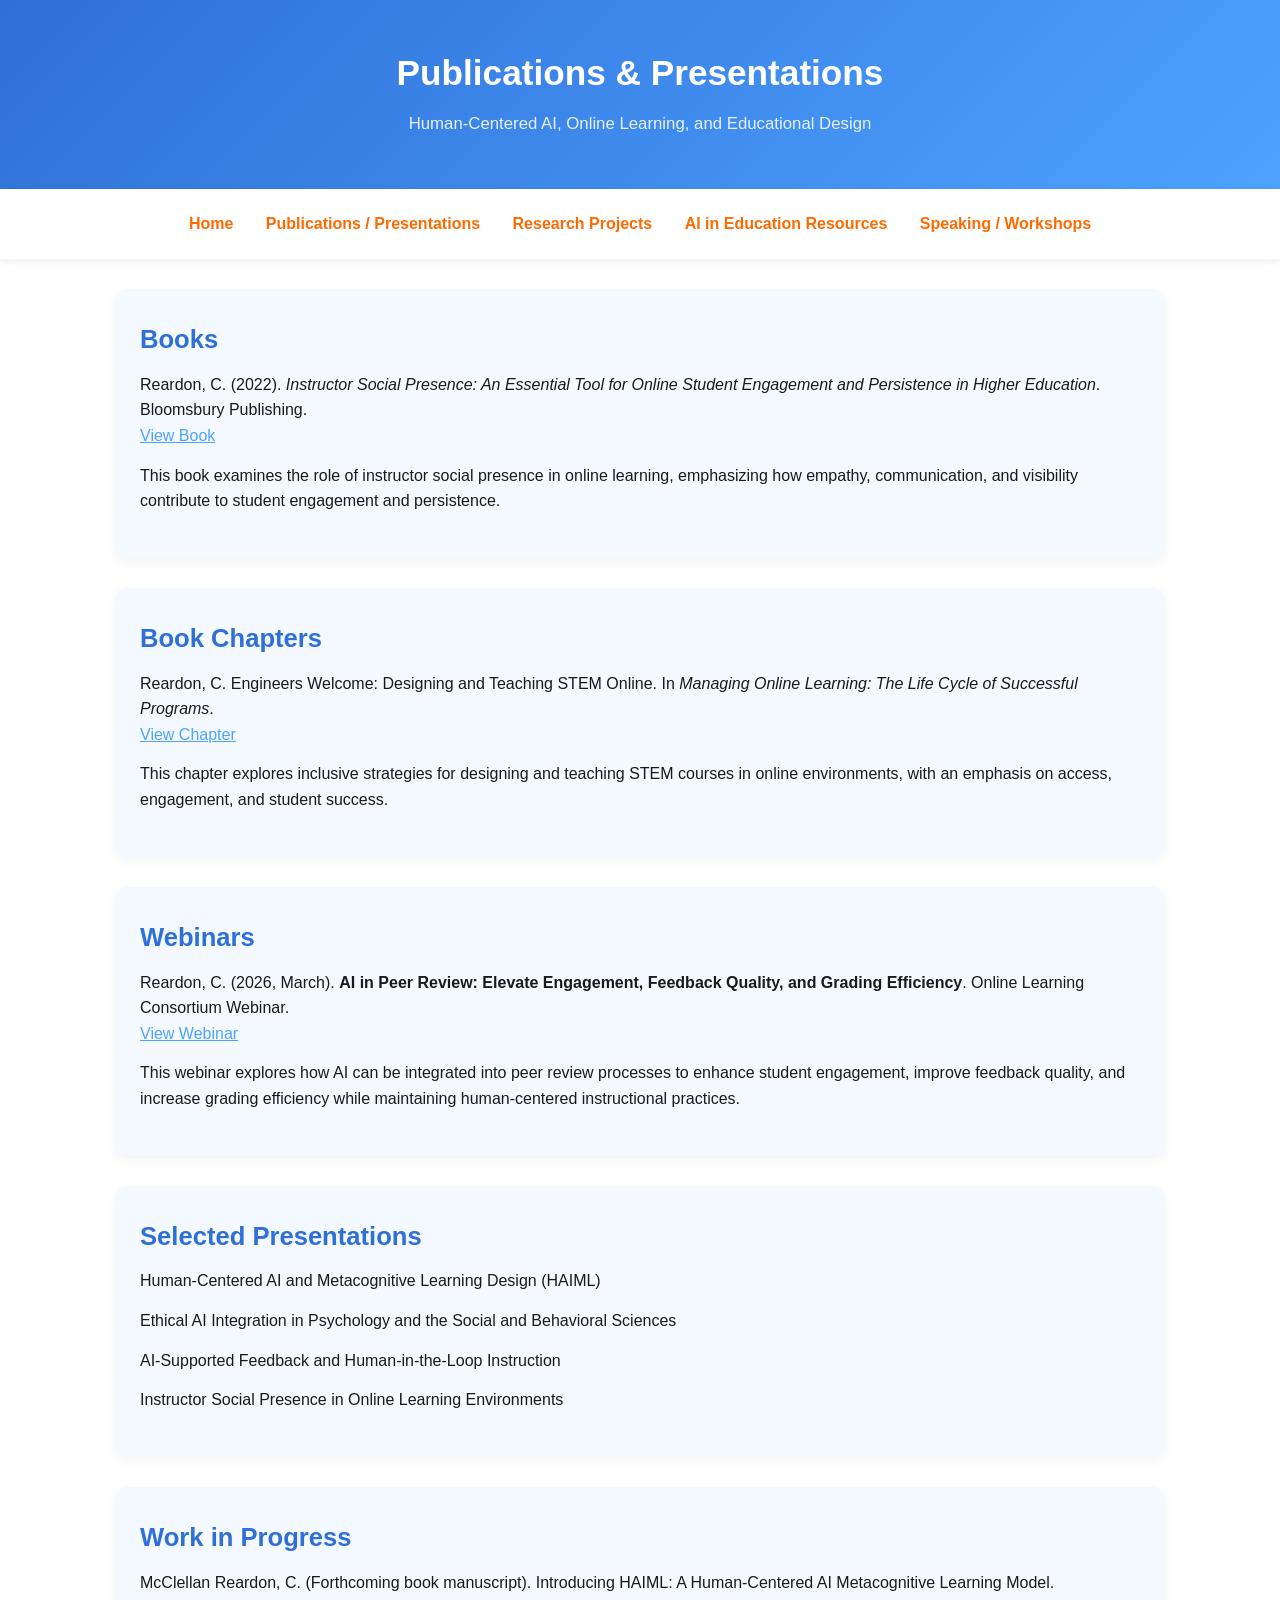
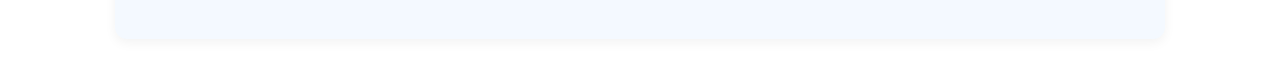
<file: publications.html>
<!DOCTYPE html>
<html lang="en">
<head>
    <meta charset="UTF-8">
    <meta name="viewport" content="width=device-width, initial-scale=1.0">
    <title>Publications & Presentations | Catheryn McClellan Reardon, PhD</title>
    <link rel="stylesheet" href="styles.css">
</head>
<body>

<header class="subpage-header">
    <div class="header-content">
        <h1>Publications & Presentations</h1>
        <p class="subtitle">Human-Centered AI, Online Learning, and Educational Design</p>
    </div>
</header>

<nav class="site-nav">
    <a href="index.html">Home</a>
    <a href="publications.html">Publications / Presentations</a>
    <a href="research.html">Research Projects</a>
    <a href="resources.html">AI in Education Resources</a>
    <a href="speaking.html">Speaking / Workshops</a>
</nav>

<section>
    <h2>Books</h2>

    <p>
        Reardon, C. (2022).
        <em>Instructor Social Presence: An Essential Tool for Online Student Engagement and Persistence in Higher Education</em>.
        Bloomsbury Publishing.
        <br>
        <a href="https://www.bloomsbury.com/us/instructor-social-presence-9781793632821/" target="_blank" rel="noopener noreferrer">
            View Book
        </a>
    </p>

    <p>
        This book examines the role of instructor social presence in online learning, emphasizing how empathy, communication, and visibility contribute to student engagement and persistence.
    </p>

</section>

<section>
    <h2>Book Chapters</h2>

    <p>
        Reardon, C.
        Engineers Welcome: Designing and Teaching STEM Online.
        In <em>Managing Online Learning: The Life Cycle of Successful Programs</em>.
        <br>
        <a href="https://www.taylorfrancis.com/chapters/edit/10.4324/9780429431159-13/engineers-welcome-catheryn-reardon" target="_blank" rel="noopener noreferrer">
            View Chapter
        </a>
    </p>

    <p>
        This chapter explores inclusive strategies for designing and teaching STEM courses in online environments, with an emphasis on access, engagement, and student success.
    </p>

</section>

<section>
    <h2>Webinars</h2>

    <p>
        Reardon, C. (2026, March).
        <strong>AI in Peer Review: Elevate Engagement, Feedback Quality, and Grading Efficiency</strong>.
        Online Learning Consortium Webinar.
        <br>
        <a href="https://onlinelearningconsortium.org/webinar/ai-in-peer-review/" target="_blank" rel="noopener noreferrer">
            View Webinar
        </a>
    </p>

    <p>
        This webinar explores how AI can be integrated into peer review processes to enhance student engagement, improve feedback quality, and increase grading efficiency while maintaining human-centered instructional practices.
    </p>

</section>

<section>
    <h2>Selected Presentations</h2>

    <p>
        Human-Centered AI and Metacognitive Learning Design (HAIML)
    </p>

    <p>
        Ethical AI Integration in Psychology and the Social and Behavioral Sciences
    </p>

    <p>
        AI-Supported Feedback and Human-in-the-Loop Instruction
    </p>

    <p>
        Instructor Social Presence in Online Learning Environments
    </p>

</section>

<section>
    <h2>Work in Progress</h2>

    <p>
       McClellan Reardon, C. (Forthcoming book manuscript). Introducing HAIML: A Human-Centered AI Metacognitive Learning Model.
    </p>

</section>

</body>
</html>
</file>
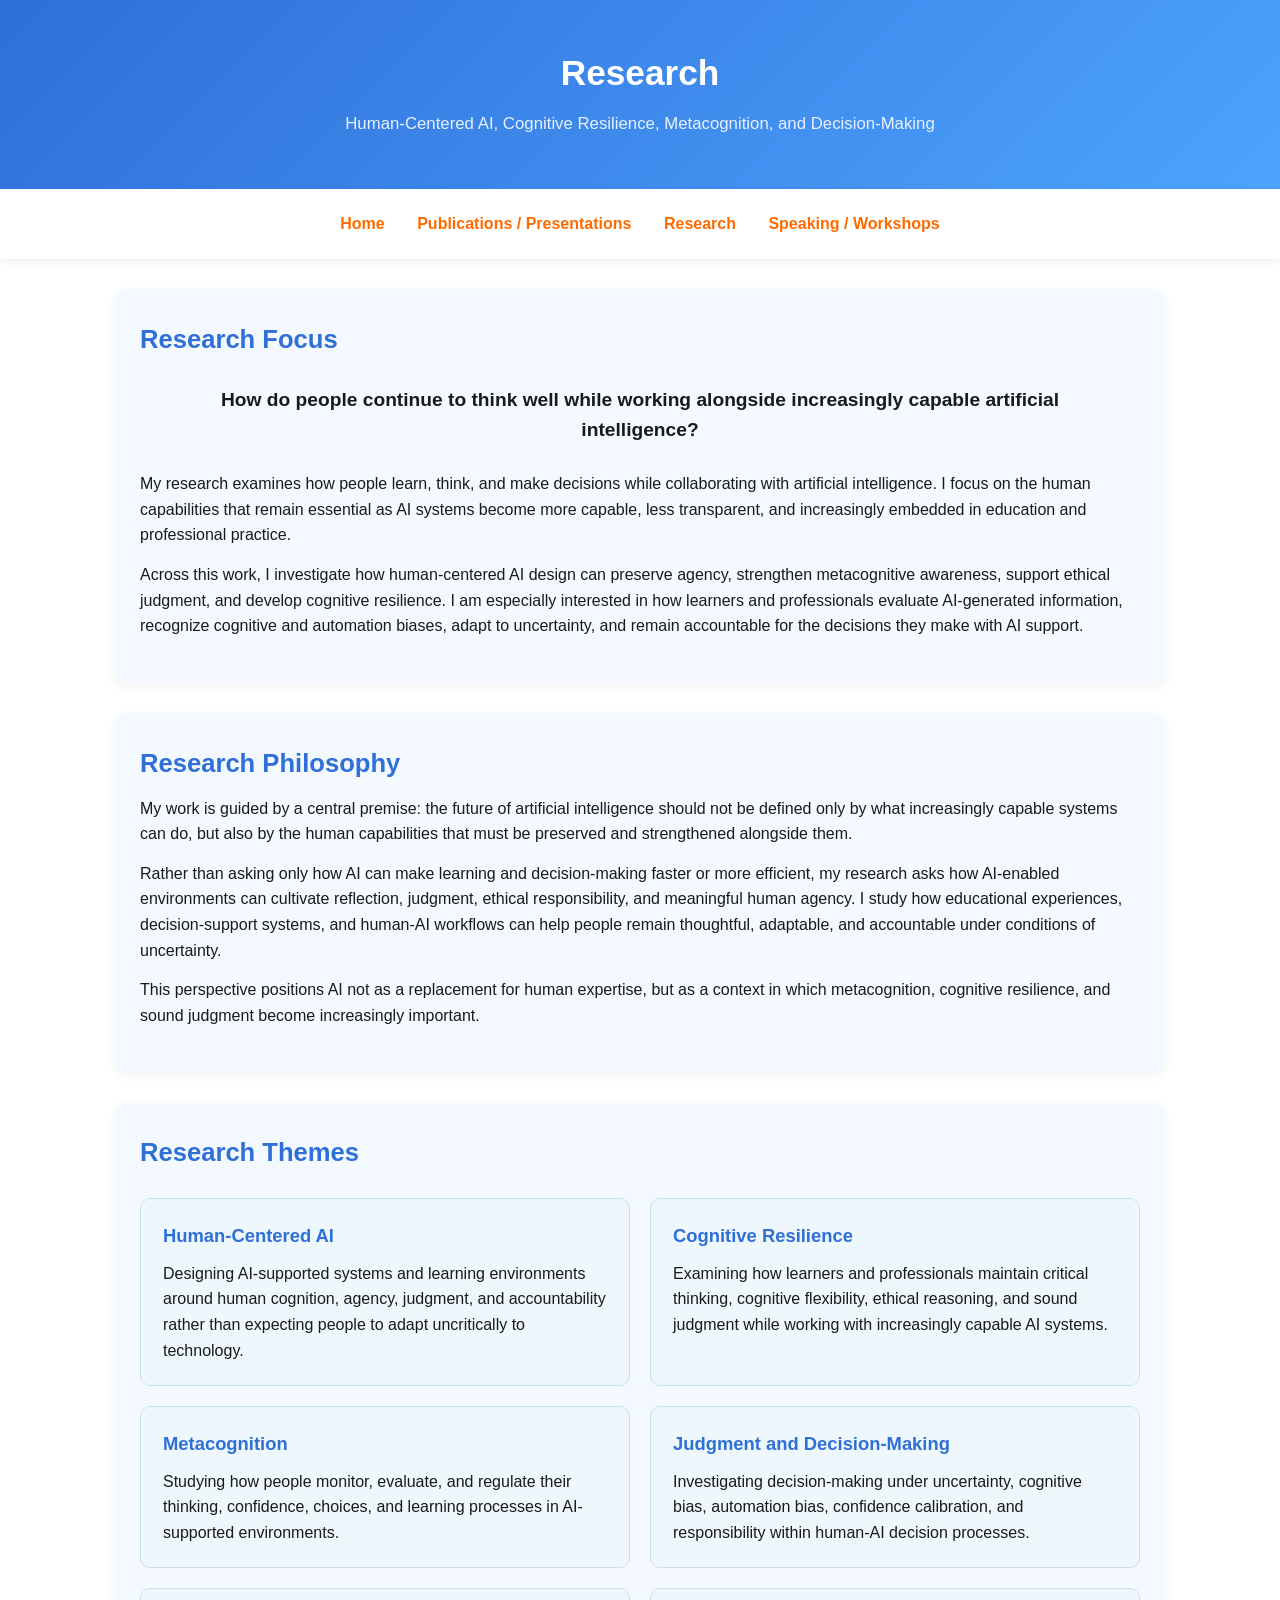
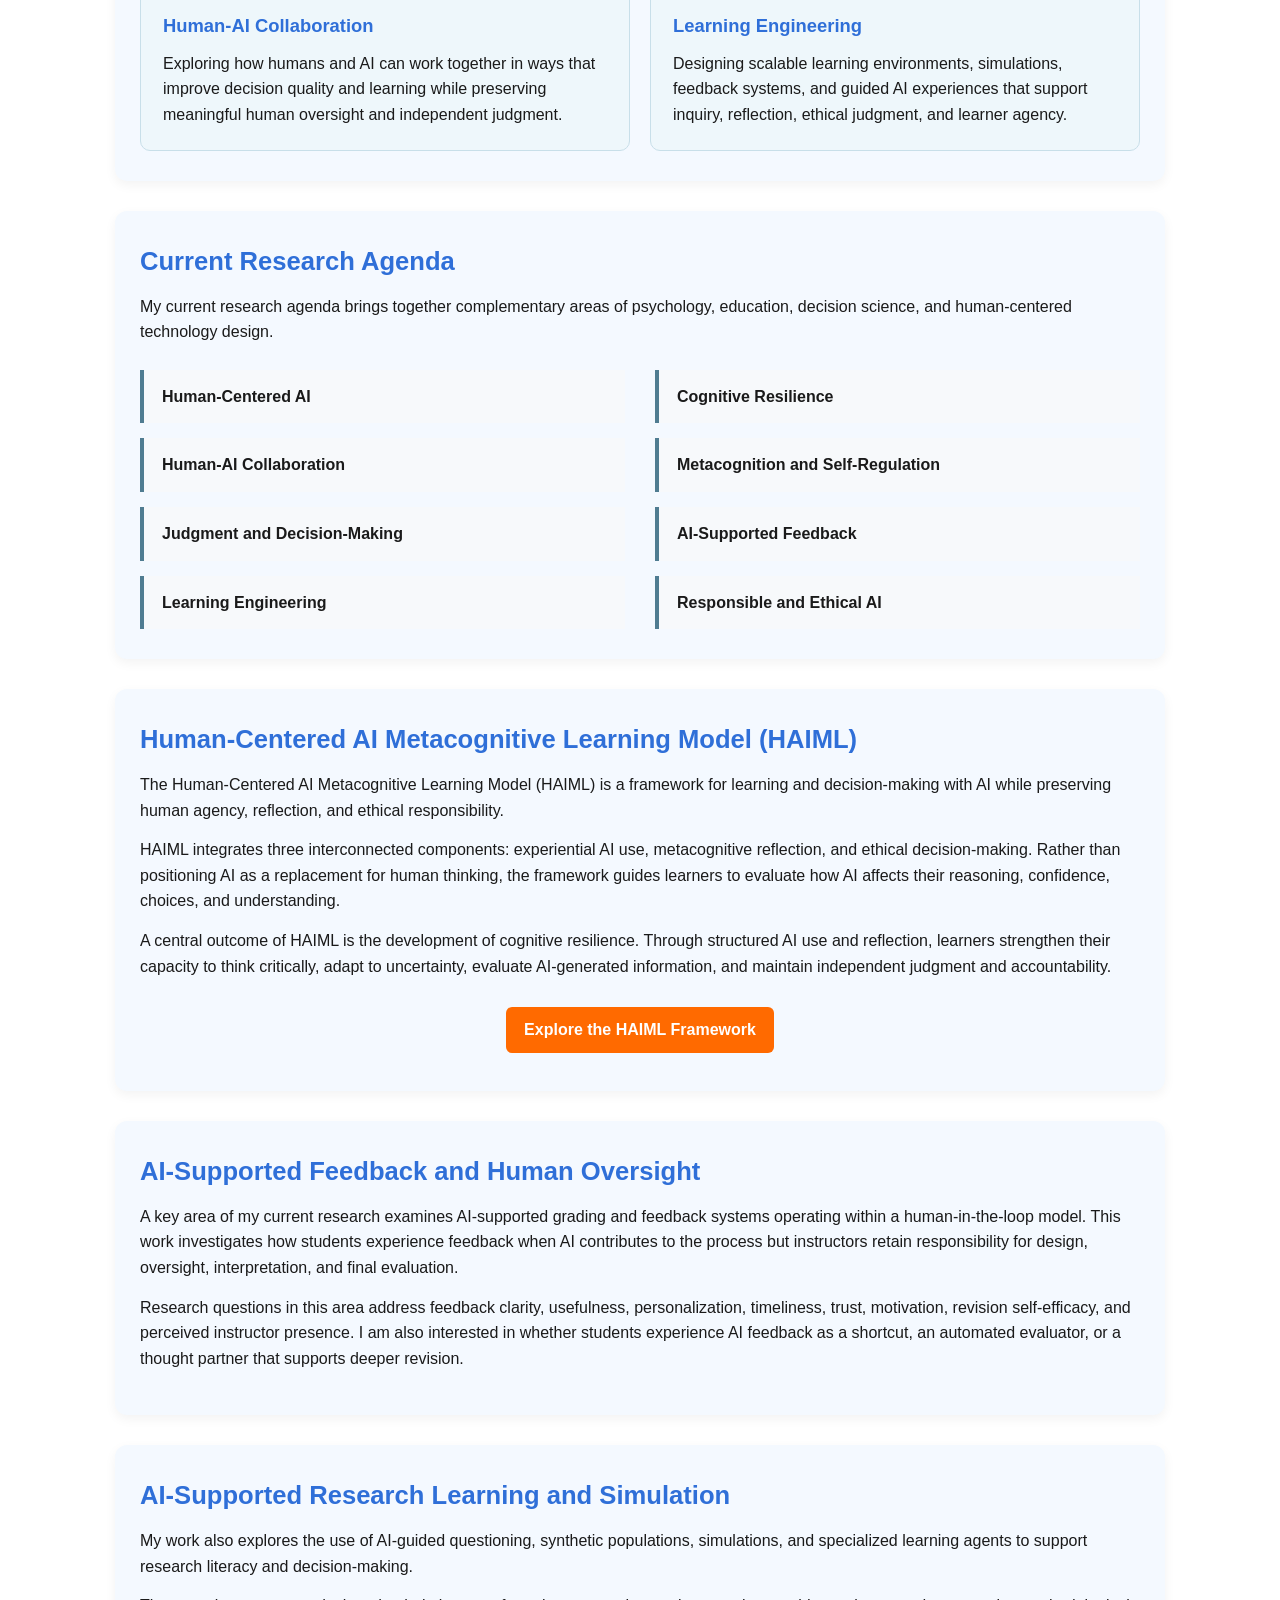
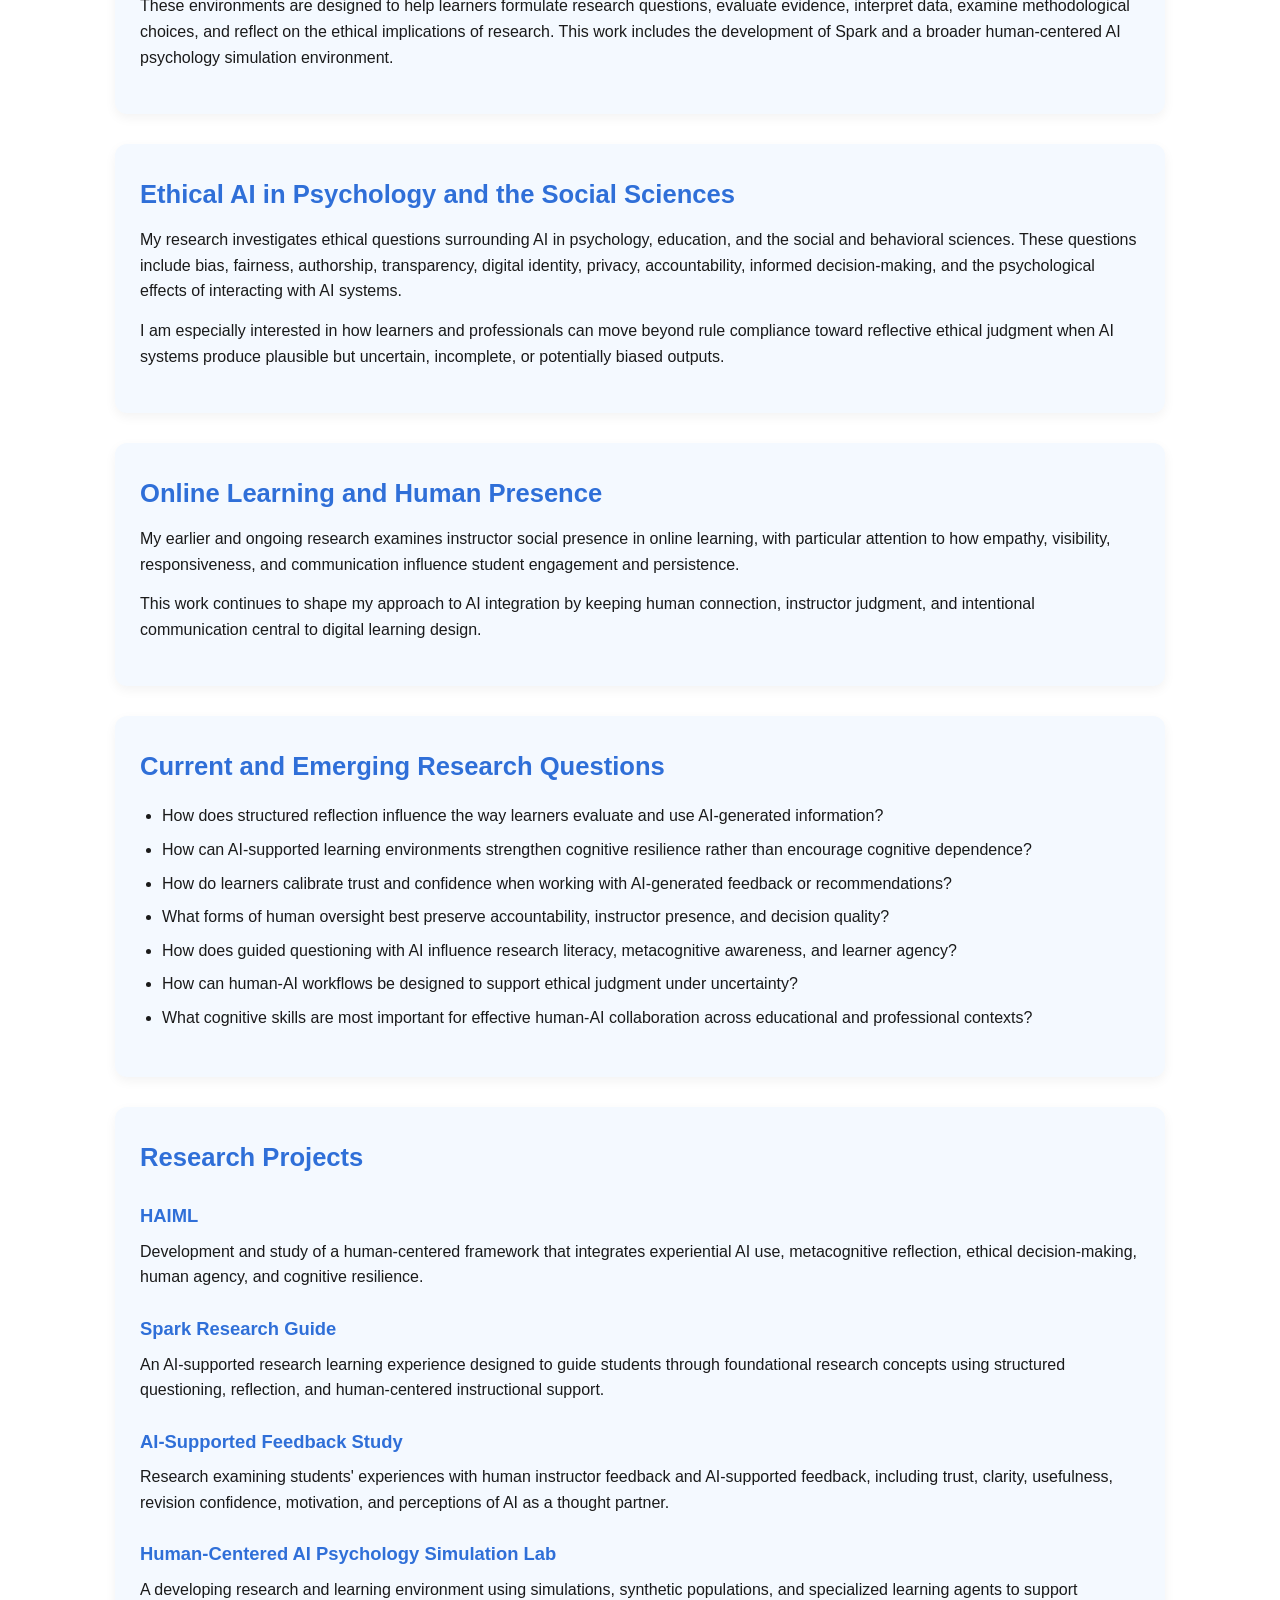
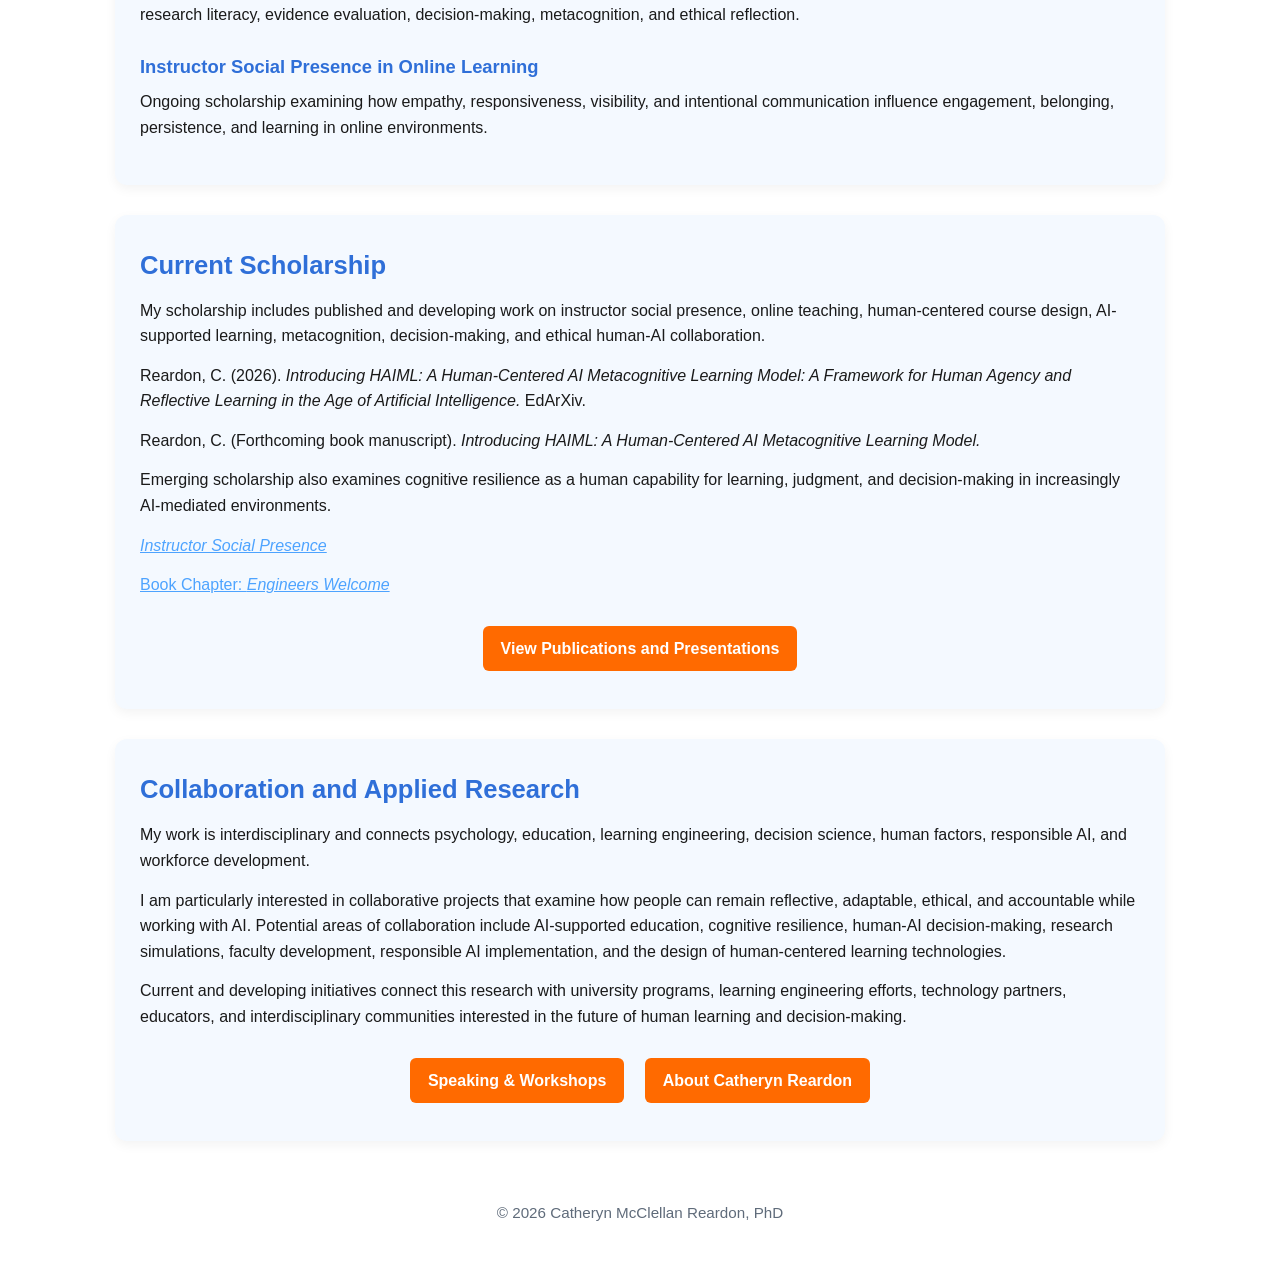
<file: research.html>
<!DOCTYPE html>
<html lang="en">

<head>
    <meta charset="UTF-8">
    <meta name="viewport" content="width=device-width, initial-scale=1.0">

    <title>Research | Catheryn McClellan Reardon, PhD | Human-Centered AI and Cognitive Resilience</title>

    <meta name="description"
          content="Research by Catheryn McClellan Reardon, PhD on human-centered AI, cognitive resilience, metacognition, decision-making, human-AI collaboration, AI-supported feedback, instructor presence, and learning design.">

    <meta name="keywords"
          content="Catheryn McClellan Reardon, human-centered AI, cognitive resilience, HAIML, metacognition, decision-making, human-AI collaboration, AI-supported feedback, instructor presence, learning engineering">

    <meta property="og:title"
          content="Research | Catheryn McClellan Reardon, PhD">

    <meta property="og:description"
          content="Research on human-centered AI, cognitive resilience, metacognition, ethical decision-making, and the future of human learning.">

    <meta property="og:type" content="website">
    <meta property="og:url" content="https://catherynreardon.com/research.html">

    <link rel="canonical"
          href="https://catherynreardon.com/research.html">

    <link rel="stylesheet" href="styles.css">

    <style>
        .research-theme-grid {
            display: grid;
            grid-template-columns: repeat(2, minmax(0, 1fr));
            gap: 20px;
            margin-top: 25px;
        }

        .research-theme-card {
            background: #eef7fb;
            border: 1px solid #c8dfe9;
            border-radius: 10px;
            padding: 22px;
        }

        .research-theme-card h3 {
            margin-top: 0;
            margin-bottom: 10px;
        }

        .research-theme-card p {
            margin-bottom: 0;
        }

        .research-question {
            font-size: 1.2em;
            line-height: 1.6;
            text-align: center;
            margin: 25px auto;
            max-width: 850px;
        }

        .research-agenda-grid {
            display: grid;
            grid-template-columns: repeat(2, minmax(0, 1fr));
            gap: 15px 30px;
            margin-top: 25px;
        }

        .research-agenda-item {
            background: #f7f9fb;
            border-left: 4px solid #4f7c91;
            padding: 14px 18px;
            font-weight: 600;
        }

        @media (max-width: 750px) {
            .research-theme-grid,
            .research-agenda-grid {
                grid-template-columns: 1fr;
            }
        }
    </style>

</head>

<body>

<header class="subpage-header">
    <div class="header-content">

        <h1>Research</h1>

        <p class="subtitle">
            Human-Centered AI, Cognitive Resilience, Metacognition, and Decision-Making
        </p>

    </div>
</header>

<nav class="site-nav">
    <a href="index.html">Home</a>
    <a href="publications.html">Publications / Presentations</a>
    <a href="research.html">Research</a>
    <a href="speaking.html">Speaking / Workshops</a>
</nav>


<section>

    <h2>Research Focus</h2>

    <p class="research-question">
        <strong>
            How do people continue to think well while working alongside increasingly capable artificial intelligence?
        </strong>
    </p>

    <p>
        My research examines how people learn, think, and make decisions while collaborating with artificial intelligence. I focus on the human capabilities that remain essential as AI systems become more capable, less transparent, and increasingly embedded in education and professional practice.
    </p>

    <p>
        Across this work, I investigate how human-centered AI design can preserve agency, strengthen metacognitive awareness, support ethical judgment, and develop cognitive resilience. I am especially interested in how learners and professionals evaluate AI-generated information, recognize cognitive and automation biases, adapt to uncertainty, and remain accountable for the decisions they make with AI support.
    </p>

</section>


<section>

    <h2>Research Philosophy</h2>

    <p>
        My work is guided by a central premise: the future of artificial intelligence should not be defined only by what increasingly capable systems can do, but also by the human capabilities that must be preserved and strengthened alongside them.
    </p>

    <p>
        Rather than asking only how AI can make learning and decision-making faster or more efficient, my research asks how AI-enabled environments can cultivate reflection, judgment, ethical responsibility, and meaningful human agency. I study how educational experiences, decision-support systems, and human-AI workflows can help people remain thoughtful, adaptable, and accountable under conditions of uncertainty.
    </p>

    <p>
        This perspective positions AI not as a replacement for human expertise, but as a context in which metacognition, cognitive resilience, and sound judgment become increasingly important.
    </p>

</section>


<section>

    <h2>Research Themes</h2>

    <div class="research-theme-grid">

        <div class="research-theme-card">

            <h3>Human-Centered AI</h3>

            <p>
                Designing AI-supported systems and learning environments around human cognition, agency, judgment, and accountability rather than expecting people to adapt uncritically to technology.
            </p>

        </div>


        <div class="research-theme-card">

            <h3>Cognitive Resilience</h3>

            <p>
                Examining how learners and professionals maintain critical thinking, cognitive flexibility, ethical reasoning, and sound judgment while working with increasingly capable AI systems.
            </p>

        </div>


        <div class="research-theme-card">

            <h3>Metacognition</h3>

            <p>
                Studying how people monitor, evaluate, and regulate their thinking, confidence, choices, and learning processes in AI-supported environments.
            </p>

        </div>


        <div class="research-theme-card">

            <h3>Judgment and Decision-Making</h3>

            <p>
                Investigating decision-making under uncertainty, cognitive bias, automation bias, confidence calibration, and responsibility within human-AI decision processes.
            </p>

        </div>


        <div class="research-theme-card">

            <h3>Human-AI Collaboration</h3>

            <p>
                Exploring how humans and AI can work together in ways that improve decision quality and learning while preserving meaningful human oversight and independent judgment.
            </p>

        </div>


        <div class="research-theme-card">

            <h3>Learning Engineering</h3>

            <p>
                Designing scalable learning environments, simulations, feedback systems, and guided AI experiences that support inquiry, reflection, ethical judgment, and learner agency.
            </p>

        </div>

    </div>

</section>


<section>

    <h2>Current Research Agenda</h2>

    <p>
        My current research agenda brings together complementary areas of psychology, education, decision science, and human-centered technology design.
    </p>

    <div class="research-agenda-grid">

        <div class="research-agenda-item">
            Human-Centered AI
        </div>

        <div class="research-agenda-item">
            Cognitive Resilience
        </div>

        <div class="research-agenda-item">
            Human-AI Collaboration
        </div>

        <div class="research-agenda-item">
            Metacognition and Self-Regulation
        </div>

        <div class="research-agenda-item">
            Judgment and Decision-Making
        </div>

        <div class="research-agenda-item">
            AI-Supported Feedback
        </div>

        <div class="research-agenda-item">
            Learning Engineering
        </div>

        <div class="research-agenda-item">
            Responsible and Ethical AI
        </div>

    </div>

</section>


<section>

    <h2>Human-Centered AI Metacognitive Learning Model (HAIML)</h2>

    <p>
        The Human-Centered AI Metacognitive Learning Model (HAIML) is a framework for learning and decision-making with AI while preserving human agency, reflection, and ethical responsibility.
    </p>

    <p>
        HAIML integrates three interconnected components: experiential AI use, metacognitive reflection, and ethical decision-making. Rather than positioning AI as a replacement for human thinking, the framework guides learners to evaluate how AI affects their reasoning, confidence, choices, and understanding.
    </p>

    <p>
        A central outcome of HAIML is the development of cognitive resilience. Through structured AI use and reflection, learners strengthen their capacity to think critically, adapt to uncertainty, evaluate AI-generated information, and maintain independent judgment and accountability.
    </p>

    <div class="button-row">

        <a href="haiml.html" class="button">
            Explore the HAIML Framework
        </a>

    </div>

</section>


<section>

    <h2>AI-Supported Feedback and Human Oversight</h2>

    <p>
        A key area of my current research examines AI-supported grading and feedback systems operating within a human-in-the-loop model. This work investigates how students experience feedback when AI contributes to the process but instructors retain responsibility for design, oversight, interpretation, and final evaluation.
    </p>

    <p>
        Research questions in this area address feedback clarity, usefulness, personalization, timeliness, trust, motivation, revision self-efficacy, and perceived instructor presence. I am also interested in whether students experience AI feedback as a shortcut, an automated evaluator, or a thought partner that supports deeper revision.
    </p>

</section>


<section>

    <h2>AI-Supported Research Learning and Simulation</h2>

    <p>
        My work also explores the use of AI-guided questioning, synthetic populations, simulations, and specialized learning agents to support research literacy and decision-making.
    </p>

    <p>
        These environments are designed to help learners formulate research questions, evaluate evidence, interpret data, examine methodological choices, and reflect on the ethical implications of research. This work includes the development of Spark and a broader human-centered AI psychology simulation environment.
    </p>

</section>


<section>

    <h2>Ethical AI in Psychology and the Social Sciences</h2>

    <p>
        My research investigates ethical questions surrounding AI in psychology, education, and the social and behavioral sciences. These questions include bias, fairness, authorship, transparency, digital identity, privacy, accountability, informed decision-making, and the psychological effects of interacting with AI systems.
    </p>

    <p>
        I am especially interested in how learners and professionals can move beyond rule compliance toward reflective ethical judgment when AI systems produce plausible but uncertain, incomplete, or potentially biased outputs.
    </p>

</section>


<section>

    <h2>Online Learning and Human Presence</h2>

    <p>
        My earlier and ongoing research examines instructor social presence in online learning, with particular attention to how empathy, visibility, responsiveness, and communication influence student engagement and persistence.
    </p>

    <p>
        This work continues to shape my approach to AI integration by keeping human connection, instructor judgment, and intentional communication central to digital learning design.
    </p>

</section>


<section>

    <h2>Current and Emerging Research Questions</h2>

    <ul>

        <li>
            How does structured reflection influence the way learners evaluate and use AI-generated information?
        </li>

        <li>
            How can AI-supported learning environments strengthen cognitive resilience rather than encourage cognitive dependence?
        </li>

        <li>
            How do learners calibrate trust and confidence when working with AI-generated feedback or recommendations?
        </li>

        <li>
            What forms of human oversight best preserve accountability, instructor presence, and decision quality?
        </li>

        <li>
            How does guided questioning with AI influence research literacy, metacognitive awareness, and learner agency?
        </li>

        <li>
            How can human-AI workflows be designed to support ethical judgment under uncertainty?
        </li>

        <li>
            What cognitive skills are most important for effective human-AI collaboration across educational and professional contexts?
        </li>

    </ul>

</section>


<section>

    <h2>Research Projects</h2>


    <h3>HAIML</h3>

    <p>
        Development and study of a human-centered framework that integrates experiential AI use, metacognitive reflection, ethical decision-making, human agency, and cognitive resilience.
    </p>


    <h3>Spark Research Guide</h3>

    <p>
        An AI-supported research learning experience designed to guide students through foundational research concepts using structured questioning, reflection, and human-centered instructional support.
    </p>


    <h3>AI-Supported Feedback Study</h3>

    <p>
        Research examining students' experiences with human instructor feedback and AI-supported feedback, including trust, clarity, usefulness, revision confidence, motivation, and perceptions of AI as a thought partner.
    </p>


    <h3>Human-Centered AI Psychology Simulation Lab</h3>

    <p>
        A developing research and learning environment using simulations, synthetic populations, and specialized learning agents to support research literacy, evidence evaluation, decision-making, metacognition, and ethical reflection.
    </p>


    <h3>Instructor Social Presence in Online Learning</h3>

    <p>
        Ongoing scholarship examining how empathy, responsiveness, visibility, and intentional communication influence engagement, belonging, persistence, and learning in online environments.
    </p>

</section>


<section>

    <h2>Current Scholarship</h2>

    <p>
        My scholarship includes published and developing work on instructor social presence, online teaching, human-centered course design, AI-supported learning, metacognition, decision-making, and ethical human-AI collaboration.
    </p>

    <p>
        Reardon, C. (2026).
        <em>
            Introducing HAIML: A Human-Centered AI Metacognitive Learning Model:
            A Framework for Human Agency and Reflective Learning in the Age of Artificial Intelligence.
        </em>
        EdArXiv.
    </p>

    <p>
        Reardon, C. (Forthcoming book manuscript).
        <em>
            Introducing HAIML: A Human-Centered AI Metacognitive Learning Model.
        </em>
    </p>

    <p>
        Emerging scholarship also examines cognitive resilience as a human capability for learning, judgment, and decision-making in increasingly AI-mediated environments.
    </p>

    <p>
        <a href="https://www.bloomsbury.com/us/instructor-social-presence-9781793632821/"
           target="_blank"
           rel="noopener noreferrer">

            <em>Instructor Social Presence</em>

        </a>
    </p>

    <p>
        <a href="https://www.taylorfrancis.com/chapters/edit/10.4324/9780429431159-13/engineers-welcome-catheryn-reardon"
           target="_blank"
           rel="noopener noreferrer">

            Book Chapter: <em>Engineers Welcome</em>

        </a>
    </p>

    <div class="button-row">

        <a href="publications.html" class="button">
            View Publications and Presentations
        </a>

    </div>

</section>


<section>

    <h2>Collaboration and Applied Research</h2>

    <p>
        My work is interdisciplinary and connects psychology, education, learning engineering, decision science, human factors, responsible AI, and workforce development.
    </p>

    <p>
        I am particularly interested in collaborative projects that examine how people can remain reflective, adaptable, ethical, and accountable while working with AI. Potential areas of collaboration include AI-supported education, cognitive resilience, human-AI decision-making, research simulations, faculty development, responsible AI implementation, and the design of human-centered learning technologies.
    </p>

    <p>
        Current and developing initiatives connect this research with university programs, learning engineering efforts, technology partners, educators, and interdisciplinary communities interested in the future of human learning and decision-making.
    </p>

    <div class="button-row">

        <a href="speaking.html" class="button">
            Speaking &amp; Workshops
        </a>

        <a href="about.html" class="button">
            About Catheryn Reardon
        </a>

    </div>

</section>


<footer>
    <p>© 2026 Catheryn McClellan Reardon, PhD</p>
</footer>

</body>
</html>
</file>
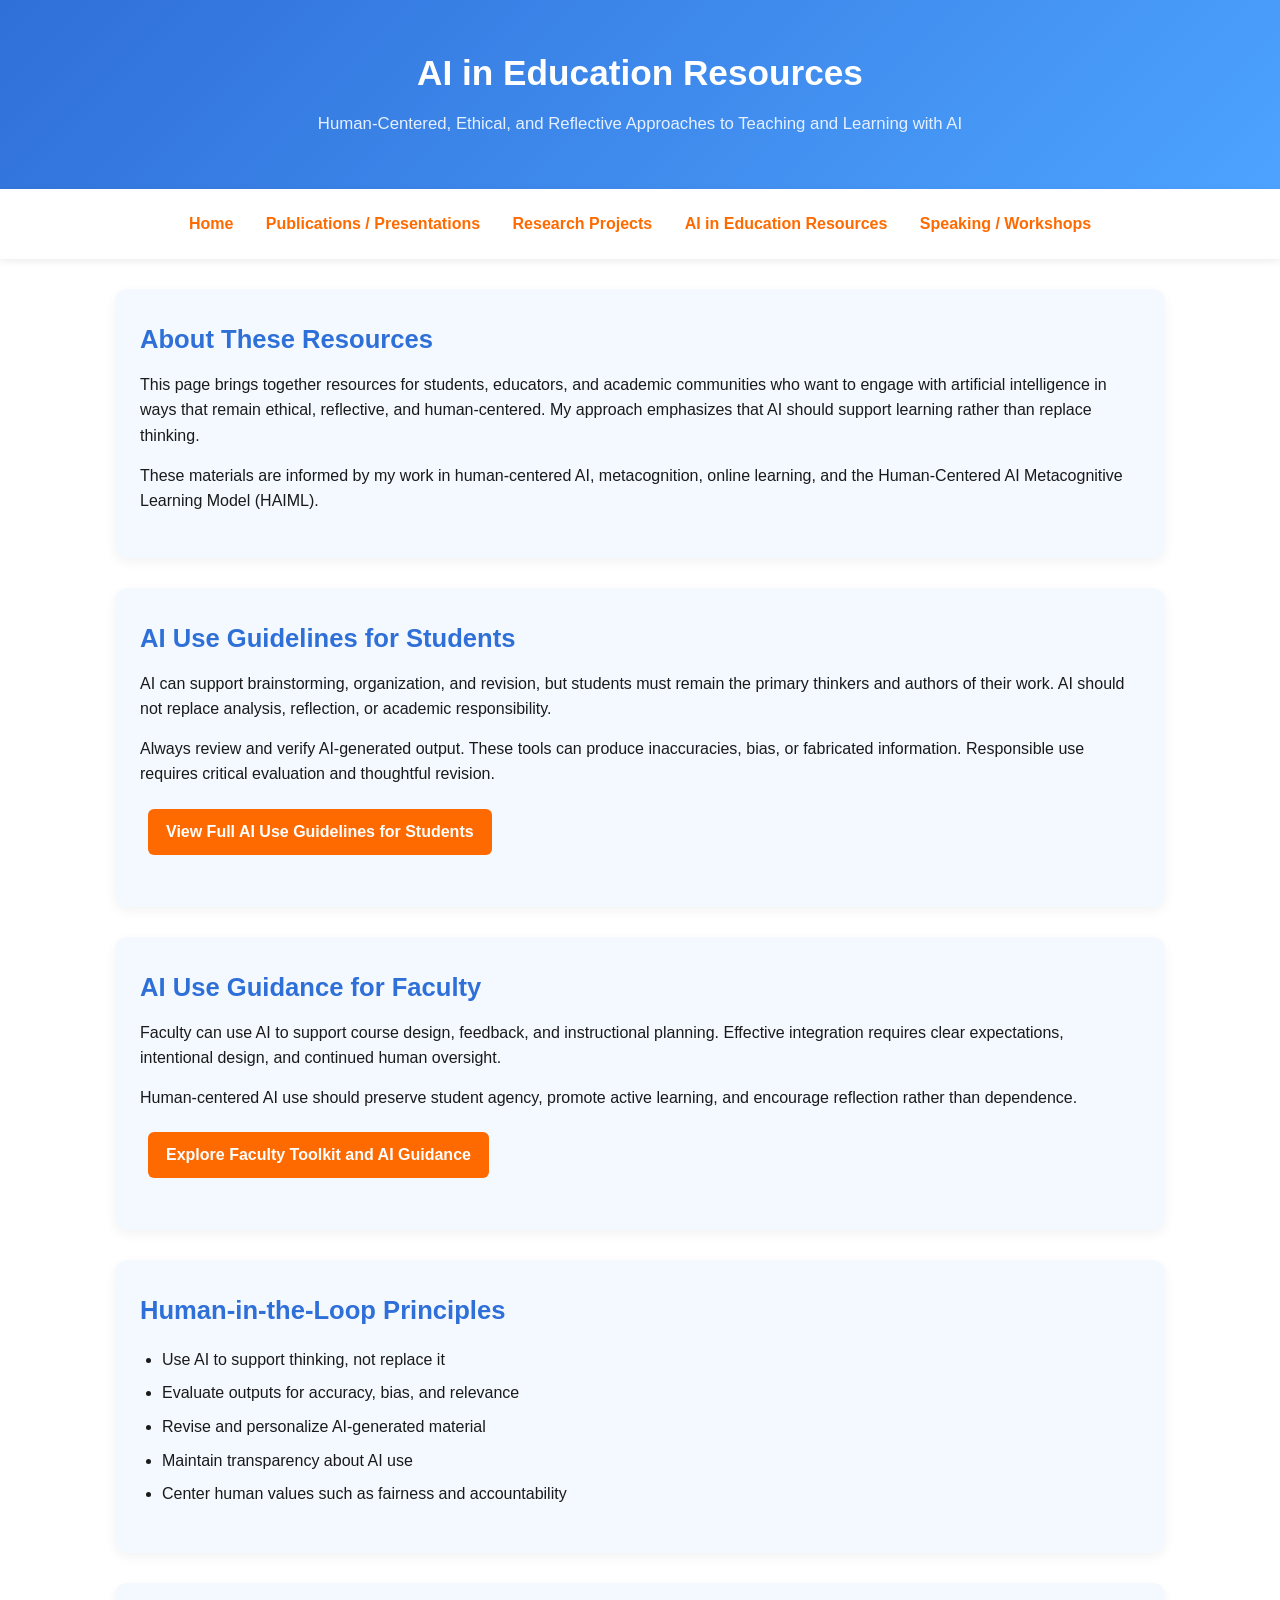
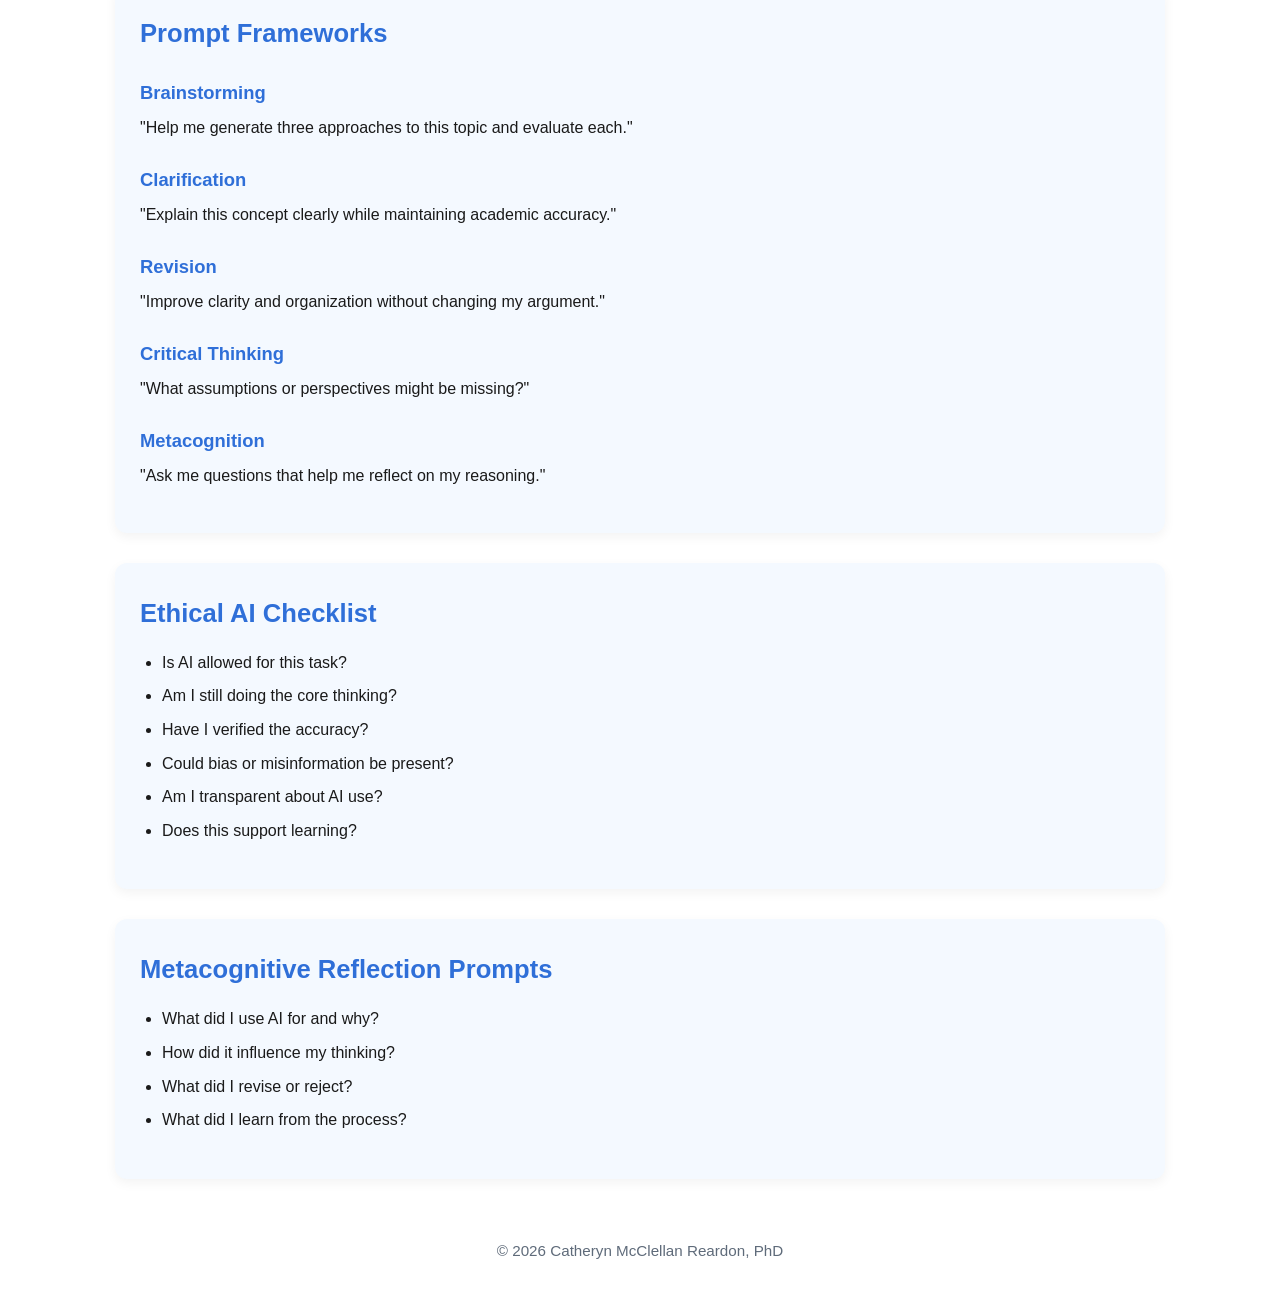
<file: resources.html>
<!DOCTYPE html>
<html lang="en">
<head>
    <meta charset="UTF-8">
    <meta name="viewport" content="width=device-width, initial-scale=1.0">
    <title>AI in Education Resources | Catheryn McClellan Reardon, PhD</title>
    <link rel="stylesheet" href="styles.css">
</head>
<body>

<header class="subpage-header">
    <div class="header-content">
        <h1>AI in Education Resources</h1>
        <p class="subtitle">Human-Centered, Ethical, and Reflective Approaches to Teaching and Learning with AI</p>
    </div>
</header>

<nav class="site-nav">
    <a href="index.html">Home</a>
    <a href="publications.html">Publications / Presentations</a>
    <a href="research.html">Research Projects</a>
    <a href="resources.html">AI in Education Resources</a>
    <a href="speaking.html">Speaking / Workshops</a>
</nav>

<section>
    <h2>About These Resources</h2>
    <p>
        This page brings together resources for students, educators, and academic communities who want to engage with artificial intelligence in ways that remain ethical, reflective, and human-centered. My approach emphasizes that AI should support learning rather than replace thinking.
    </p>
    <p>
        These materials are informed by my work in human-centered AI, metacognition, online learning, and the Human-Centered AI Metacognitive Learning Model (HAIML).
    </p>
</section>

<section>
    <h2>AI Use Guidelines for Students</h2>
    <p>
        AI can support brainstorming, organization, and revision, but students must remain the primary thinkers and authors of their work. AI should not replace analysis, reflection, or academic responsibility.
    </p>
    <p>
        Always review and verify AI-generated output. These tools can produce inaccuracies, bias, or fabricated information. Responsible use requires critical evaluation and thoughtful revision.
    </p>
    <p>
        <a href="ai-guidelines.html" class="button">View Full AI Use Guidelines for Students</a>
    </p>
</section>

<section>
    <h2>AI Use Guidance for Faculty</h2>
    <p>
        Faculty can use AI to support course design, feedback, and instructional planning. Effective integration requires clear expectations, intentional design, and continued human oversight.
    </p>
    <p>
        Human-centered AI use should preserve student agency, promote active learning, and encourage reflection rather than dependence.
    </p>
    <p>
        <a href="faculty-toolkit.html" class="button">Explore Faculty Toolkit and AI Guidance</a>
    </p>
</section>

<section>
    <h2>Human-in-the-Loop Principles</h2>
    <ul>
        <li>Use AI to support thinking, not replace it</li>
        <li>Evaluate outputs for accuracy, bias, and relevance</li>
        <li>Revise and personalize AI-generated material</li>
        <li>Maintain transparency about AI use</li>
        <li>Center human values such as fairness and accountability</li>
    </ul>
</section>

<section>
    <h2>Prompt Frameworks</h2>

    <h3>Brainstorming</h3>
    <p>"Help me generate three approaches to this topic and evaluate each."</p>

    <h3>Clarification</h3>
    <p>"Explain this concept clearly while maintaining academic accuracy."</p>

    <h3>Revision</h3>
    <p>"Improve clarity and organization without changing my argument."</p>

    <h3>Critical Thinking</h3>
    <p>"What assumptions or perspectives might be missing?"</p>

    <h3>Metacognition</h3>
    <p>"Ask me questions that help me reflect on my reasoning."</p>

</section>

<section>
    <h2>Ethical AI Checklist</h2>
    <ul>
        <li>Is AI allowed for this task?</li>
        <li>Am I still doing the core thinking?</li>
        <li>Have I verified the accuracy?</li>
        <li>Could bias or misinformation be present?</li>
        <li>Am I transparent about AI use?</li>
        <li>Does this support learning?</li>
    </ul>
</section>

<section>
    <h2>Metacognitive Reflection Prompts</h2>
    <ul>
        <li>What did I use AI for and why?</li>
        <li>How did it influence my thinking?</li>
        <li>What did I revise or reject?</li>
        <li>What did I learn from the process?</li>
    </ul>
</section>

<footer>
    <p>© 2026 Catheryn McClellan Reardon, PhD</p>
</footer>

</body>
</html>
</file>
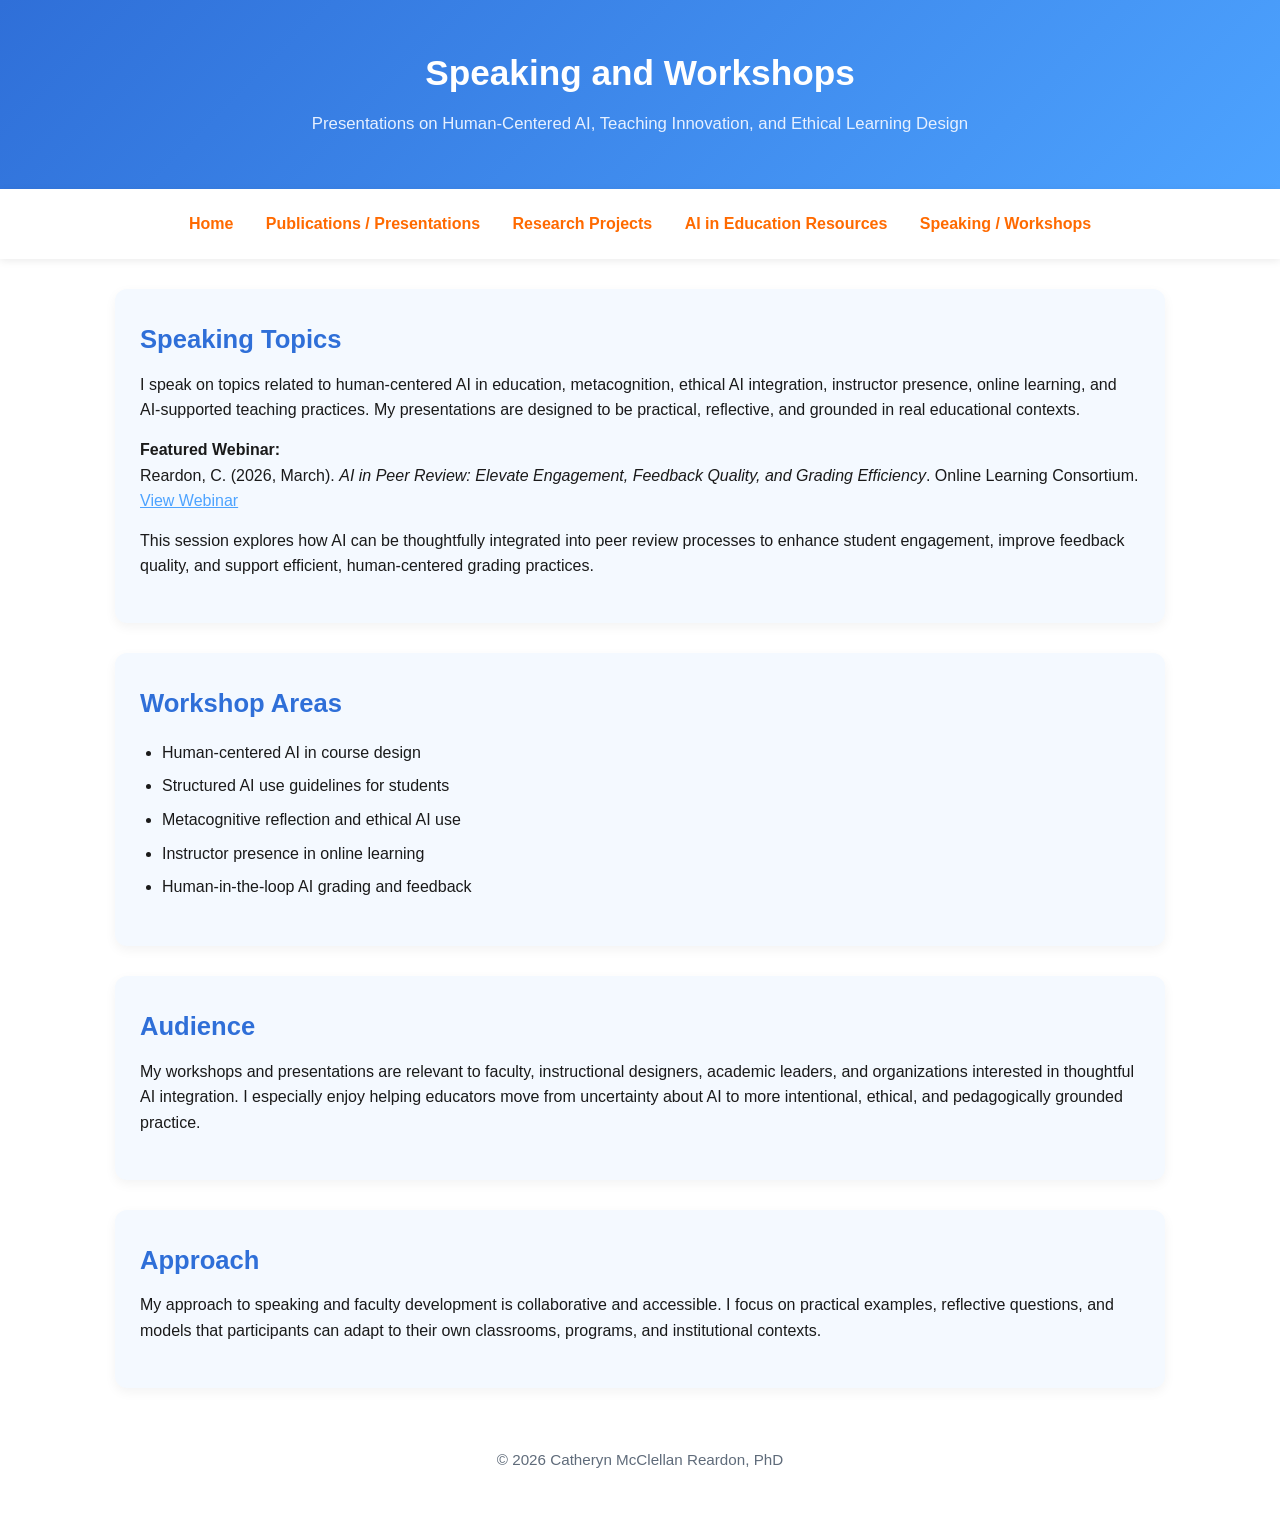
<file: speaking.html>
<!DOCTYPE html>
<html lang="en">
<head>
    <meta charset="UTF-8">
    <meta name="viewport" content="width=device-width, initial-scale=1.0">
    <title>Speaking and Workshops | Catheryn McClellan Reardon, PhD</title>
    <link rel="stylesheet" href="styles.css">
</head>
<body>

<header class="subpage-header">
    <div class="header-content">
        <h1>Speaking and Workshops</h1>
        <p class="subtitle">Presentations on Human-Centered AI, Teaching Innovation, and Ethical Learning Design</p>
    </div>
</header>

<nav class="site-nav">
    <a href="index.html">Home</a>
    <a href="publications.html">Publications / Presentations</a>
    <a href="research.html">Research Projects</a>
    <a href="resources.html">AI in Education Resources</a>
    <a href="speaking.html">Speaking / Workshops</a>
</nav>

<section>
    <h2>Speaking Topics</h2>
    <p>
        I speak on topics related to human-centered AI in education, metacognition, ethical AI integration, instructor presence, online learning, and AI-supported teaching practices. My presentations are designed to be practical, reflective, and grounded in real educational contexts.
    </p>

    <p>
        <strong>Featured Webinar:</strong><br>
        Reardon, C. (2026, March). <em>AI in Peer Review: Elevate Engagement, Feedback Quality, and Grading Efficiency</em>. Online Learning Consortium.
        <br>
        <a href="https://onlinelearningconsortium.org/webinar/ai-in-peer-review/" target="_blank" rel="noopener noreferrer">
            View Webinar
        </a>
    </p>

    <p>
        This session explores how AI can be thoughtfully integrated into peer review processes to enhance student engagement, improve feedback quality, and support efficient, human-centered grading practices.
    </p>

</section>

<section>
    <h2>Workshop Areas</h2>
    <ul>
        <li>Human-centered AI in course design</li>
        <li>Structured AI use guidelines for students</li>
        <li>Metacognitive reflection and ethical AI use</li>
        <li>Instructor presence in online learning</li>
        <li>Human-in-the-loop AI grading and feedback</li>
    </ul>
</section>

<section>
    <h2>Audience</h2>
    <p>
        My workshops and presentations are relevant to faculty, instructional designers, academic leaders, and organizations interested in thoughtful AI integration. I especially enjoy helping educators move from uncertainty about AI to more intentional, ethical, and pedagogically grounded practice.
    </p>
</section>

<section>
    <h2>Approach</h2>
    <p>
        My approach to speaking and faculty development is collaborative and accessible. I focus on practical examples, reflective questions, and models that participants can adapt to their own classrooms, programs, and institutional contexts.
    </p>
</section>

<footer>
    <p>© 2026 Catheryn McClellan Reardon, PhD</p>
</footer>

</body>
</html>
</file>
<file: styles.css>
/* GLOBAL STYLES */
html {
    scroll-behavior: smooth;
}

body {
    margin: 0;
    font-family: "Segoe UI", Arial, sans-serif;
    line-height: 1.6;
    color: #1A1A1A;
    background-color: #FFFFFF;
}

a {
    color: #4DA3FF;
}

a:hover {
    color: #FF6A00;
}

/* STANDARD HEADER FOR SUBPAGES */
header {
    background: linear-gradient(135deg, #2F6FD8, #4DA3FF);
    color: white;
    text-align: center;
    padding: 60px 20px;
}

.subpage-header {
    background: linear-gradient(135deg, #2F6FD8, #4DA3FF);
    color: white;
    text-align: center;
    padding: 45px 20px;
}

.header-content {
    max-width: 900px;
    margin: 0 auto;
}

/* HOMEPAGE HERO REDESIGN */
.home-hero {
    background:
        radial-gradient(circle at 15% 20%, rgba(255, 106, 0, 0.12), transparent 20%),
        radial-gradient(circle at 85% 25%, rgba(77, 163, 255, 0.25), transparent 28%),
        linear-gradient(135deg, #FFFFFF 0%, #F4F9FF 45%, #DCEEFF 100%);
    color: #08245C;
    padding: 0;
    position: relative;
    overflow: hidden;
    text-align: left;
}

.hero-nav {
    position: relative;
    z-index: 2;
    background: rgba(255, 255, 255, 0.94);
    text-align: center;
    padding: 18px 20px 14px;
    border-bottom: 1px solid rgba(77, 163, 255, 0.25);
}

.hero-nav a {
    color: #08245C;
    text-decoration: none;
    font-weight: 700;
    margin: 0 22px;
    font-size: 1rem;
}

.hero-nav a:hover,
.hero-nav a.active {
    color: #FF6A00;
}

.hero-nav a.active {
    border-bottom: 3px solid #FF6A00;
    padding-bottom: 8px;
}

.hero-content {
    position: relative;
    z-index: 1;
    max-width: 1180px;
    margin: 0 auto;
    padding: 70px 30px 75px;
    display: grid;
    grid-template-columns: 0.9fr 1.1fr;
    gap: 55px;
    align-items: center;
}

.hero-image-wrap {
    display: flex;
    justify-content: center;
}

.profile-photo,
.hero-photo {
    width: 180px;
    height: 180px;
    object-fit: cover;
    border-radius: 50%;
    border: 6px solid white;
    box-shadow: 0 6px 18px rgba(77, 163, 255, 0.25);
    margin-bottom: 20px;
}

.hero-photo {
    width: 340px;
    height: 340px;
    background-color: #FFFFFF;
    border: 8px solid #FFFFFF;
    box-shadow:
        0 0 0 3px rgba(77, 163, 255, 0.5),
        0 0 0 8px rgba(255, 106, 0, 0.18),
        0 18px 40px rgba(47, 111, 216, 0.22);
    margin-bottom: 0;
}

.hero-text {
    text-align: left;
}

.hero-text h1 {
    color: #08245C;
    font-size: 3.1rem;
    line-height: 1.1;
    margin: 0 0 16px;
}

.hero-text h1::after {
    content: "";
    display: block;
    width: 390px;
    max-width: 100%;
    height: 3px;
    background: #FF6A00;
    margin-top: 18px;
    border-radius: 999px;
}

.hero-title {
    color: #08245C;
    font-size: 1.25rem;
    margin-bottom: 6px;
}

.hero-university {
    color: #2F6FD8;
    font-size: 1.2rem;
    font-weight: 700;
    letter-spacing: 2px;
    margin: 22px 0;
}

.hero-positioning {
    color: #0B4EAF;
    font-size: 1.28rem;
    font-weight: 700;
    font-style: italic;
    line-height: 1.45;
    margin-bottom: 24px;
}

.haiml-badge {
    border-left: 4px solid #FF6A00;
    padding-left: 14px;
    margin: 22px 0 24px;
    font-weight: 600;
    color: #08245C;
    font-size: 1.05rem;
    max-width: 650px;
}

.haiml-badge strong {
    color: #FF6A00;
}

.hero-button {
    display: inline-block;
    background: #FF6A00;
    color: white;
    padding: 15px 28px;
    border-radius: 8px;
    text-decoration: none;
    font-weight: 800;
    letter-spacing: 0.3px;
    box-shadow: 0 10px 24px rgba(255, 106, 0, 0.25);
}

.hero-button:hover {
    background: #2F6FD8;
    color: white;
}

/* OLD HOMEPAGE NAV LINKS - KEPT FOR FALLBACK */
.nav-links {
    margin-top: 15px;
}

header .nav-links a {
    color: #FFFFFF;
    text-decoration: none;
    font-weight: 700;
    margin: 0 12px;
    transition: color 0.2s ease;
}

header .nav-links a:hover {
    color: #FF6A00;
}

/* TYPOGRAPHY */
h1 {
    margin: 0 0 10px;
    font-size: 2.2rem;
    color: white;
}

h2 {
    color: #2F6FD8;
    margin-top: 0;
    margin-bottom: 12px;
    font-size: 1.6rem;
}

h3 {
    color: #2F6FD8;
    margin-top: 24px;
    margin-bottom: 8px;
    font-size: 1.15rem;
}

p {
    margin-top: 0;
    margin-bottom: 14px;
}

ul {
    padding-left: 22px;
}

li {
    margin-bottom: 8px;
}

.subtitle {
    margin: 6px 0;
    font-size: 1.05rem;
    color: #E6F0FF;
}

.bio-intro {
    max-width: 720px;
    margin: 16px auto 0;
    font-size: 1.05rem;
    color: rgba(255, 255, 255, 0.95);
}

/* SUBPAGE NAVIGATION */
.site-nav {
    background-color: white;
    text-align: center;
    padding: 14px 10px;
    box-shadow: 0 2px 8px rgba(0, 0, 0, 0.08);
    position: sticky;
    top: 0;
    z-index: 1000;
}

.site-nav a {
    display: inline-block;
    margin: 8px 14px;
    text-decoration: none;
    font-weight: 600;
    color: #FF6A00;
    transition: color 0.2s ease, transform 0.2s ease;
}

.site-nav a:hover {
    color: #4DA3FF;
    text-decoration: underline;
    transform: translateY(-1px);
}

/* MAIN SECTIONS */
section {
    max-width: 1000px;
    margin: 30px auto;
    padding: 30px 25px;
    background-color: #F4F9FF;
    border-radius: 12px;
    box-shadow: 0 4px 12px rgba(0, 0, 0, 0.05);
}

/* INTRO / CARD GRID */
.intro-links {
    text-align: center;
}

.link-grid {
    display: grid;
    grid-template-columns: repeat(auto-fit, minmax(230px, 1fr));
    gap: 20px;
    margin-top: 20px;
}

.card-link {
    display: block;
    background-color: #FFFFFF;
    border: 1px solid #E6F0FF;
    border-radius: 12px;
    padding: 20px;
    text-decoration: none;
    color: inherit;
    transition: transform 0.2s ease, box-shadow 0.2s ease, border-color 0.2s ease;
}

.card-link:hover {
    transform: translateY(-4px);
    box-shadow: 0 6px 16px rgba(77, 163, 255, 0.15);
    border-color: #4DA3FF;
}

.card-link p {
    color: #5F6B7A;
}

/* BUTTONS */
.button {
    display: inline-block;
    background-color: #FF6A00;
    color: white;
    padding: 10px 18px;
    border-radius: 6px;
    text-decoration: none;
    font-weight: 700;
    margin: 8px;
    transition: background-color 0.2s ease, transform 0.2s ease;
}

.button:hover {
    background-color: #4DA3FF;
    color: white;
    transform: translateY(-1px);
}

.button-row {
    text-align: center;
    margin-top: 20px;
}

/* GRAPHICS / IMAGES */
.graphic-wrap {
    text-align: center;
    margin-top: 20px;
}

.guidelines-image {
    width: 100%;
    max-width: 500px;
    height: auto;
    border-radius: 10px;
    box-shadow: 0 4px 14px rgba(0, 0, 0, 0.08);
}

/* HAIML GRAPHIC */
.haiml-image-wrapper {
    text-align: center;
    margin: 2rem 0;
}

.haiml-image {
    width: 460px;
    max-width: 90%;
    height: auto;
    display: block;
    margin: 2rem auto;
    border-radius: 10px;
    box-shadow: 0 4px 14px rgba(0, 0, 0, 0.08);
}

.caption {
    text-align: center;
    font-size: 0.95rem;
    color: #5F6B7A;
    margin-top: 10px;
}

/* SPECIAL CONTENT BLOCKS */
/* SPECIAL CONTENT BLOCKS */

.highlight-box {
background-color: #F4F9FF;
border-left: 4px solid #2F6FD8;
padding: 18px;
border-radius: 8px;
margin-top: 20px;
}

.callout {
background-color: #FFF4E8;
border: 1px solid #FFD2A8;
padding: 18px;
border-radius: 8px;
margin-top: 20px;
}

/* WHITE PAPER + CITATION BOX */

.white-paper-box {
background-color: #FFFFFF;
border: 1px solid #DCEEFF;
border-left: 5px solid #FF6A00;
padding: 24px;
border-radius: 10px;
margin-top: 30px;
box-shadow: 0 4px 12px rgba(0, 0, 0, 0.05);
}

.white-paper-box h3 {
margin-top: 0;
color: #2F6FD8;
font-size: 1.3rem;
}

.white-paper-box p {
margin-bottom: 14px;
}

.white-paper-meta {
color: #5F6B7A;
font-size: 0.95rem;
margin-top: -6px;
margin-bottom: 18px;
font-style: italic;
}

.citation-box {
margin-top: 22px;
padding: 18px;
background-color: #F4F9FF;
border-left: 4px solid #2F6FD8;
border-radius: 8px;
font-size: 0.95rem;
line-height: 1.7;
}

.citation-box p {
margin: 0 0 10px 0;
}

.citation-box p:last-child {
margin-bottom: 0;
}

/* CONTACT SECTION */

.contact-section {
margin-top: 40px;
padding: 30px;
border-radius: 10px;
background: linear-gradient(135deg, #F4F9FF, #FFFFFF);
border: 1px solid #E6F0FF;
text-align: center;
}

.contact-intro {
margin-bottom: 15px;
color: #5F6B7A;
}

.contact-email a {
color: #4DA3FF;
}

.contact-email a:hover {
color: #FF6A00;
}

/* CONTACT SECTION */
.contact-section {
    margin-top: 40px;
    padding: 30px;
    border-radius: 10px;
    background: linear-gradient(135deg, #F4F9FF, #FFFFFF);
    border: 1px solid #E6F0FF;
    text-align: center;
}

.contact-intro {
    margin-bottom: 15px;
    color: #5F6B7A;
}

.contact-email a {
    color: #4DA3FF;
}

.contact-email a:hover {
    color: #FF6A00;
}

/* FOOTER */
footer {
    text-align: center;
    padding: 30px 20px;
    color: #5F6B7A;
    font-size: 0.95rem;
}

/* RESPONSIVE */
@media (max-width: 900px) {
    .hero-content {
        grid-template-columns: 1fr;
        text-align: center;
        gap: 30px;
        padding: 50px 24px 60px;
    }

    .hero-text {
        text-align: center;
    }

    .hero-text h1::after {
        margin-left: auto;
        margin-right: auto;
    }

    .hero-photo {
        width: 250px;
        height: 250px;
    }

    .hero-nav a {
        display: inline-block;
        margin: 8px 12px;
    }

    .haiml-badge {
        margin-left: auto;
        margin-right: auto;
        text-align: left;
    }
}

@media (max-width: 768px) {
    .site-nav {
        padding: 10px 8px;
    }

    .site-nav a {
        margin: 6px 10px;
        font-size: 0.95rem;
    }

    section {
        margin: 20px 14px;
        padding: 24px 18px;
    }

    h1 {
        font-size: 1.9rem;
    }

    h2 {
        font-size: 1.4rem;
    }

    .profile-photo {
        width: 150px;
        height: 150px;
    }

    .hero-photo {
        width: 250px;
        height: 250px;
    }

    .bio-intro {
        font-size: 1rem;
    }

    .guidelines-image {
        max-width: 420px;
    }

    .haiml-image {
        width: 380px;
        max-width: 100%;
    }

    .contact-section {
        padding: 24px 18px;
    }
}

@media (max-width: 480px) {
    header,
    .subpage-header {
        padding: 42px 16px;
    }

    .home-hero {
        padding: 0;
    }

    .hero-content {
        padding: 42px 18px 50px;
    }

    .hero-text h1 {
        font-size: 2.1rem;
    }

    .hero-title,
    .hero-university,
    .hero-positioning {
        font-size: 1rem;
    }

    .hero-photo {
        width: 210px;
        height: 210px;
    }

    .hero-button {
        width: fit-content;
        margin: 0 auto;
    }

    .subtitle {
        font-size: 1rem;
    }

    .profile-photo {
        width: 130px;
        height: 130px;
    }

    .link-grid {
        grid-template-columns: 1fr;
    }

    .button {
        display: block;
        width: fit-content;
        margin: 10px auto;
    }

    .guidelines-image,
    .haiml-image {
        max-width: 100%;
        width: 100%;
    }

    .contact-email {
        font-size: 1rem;
    }
}
</file>
